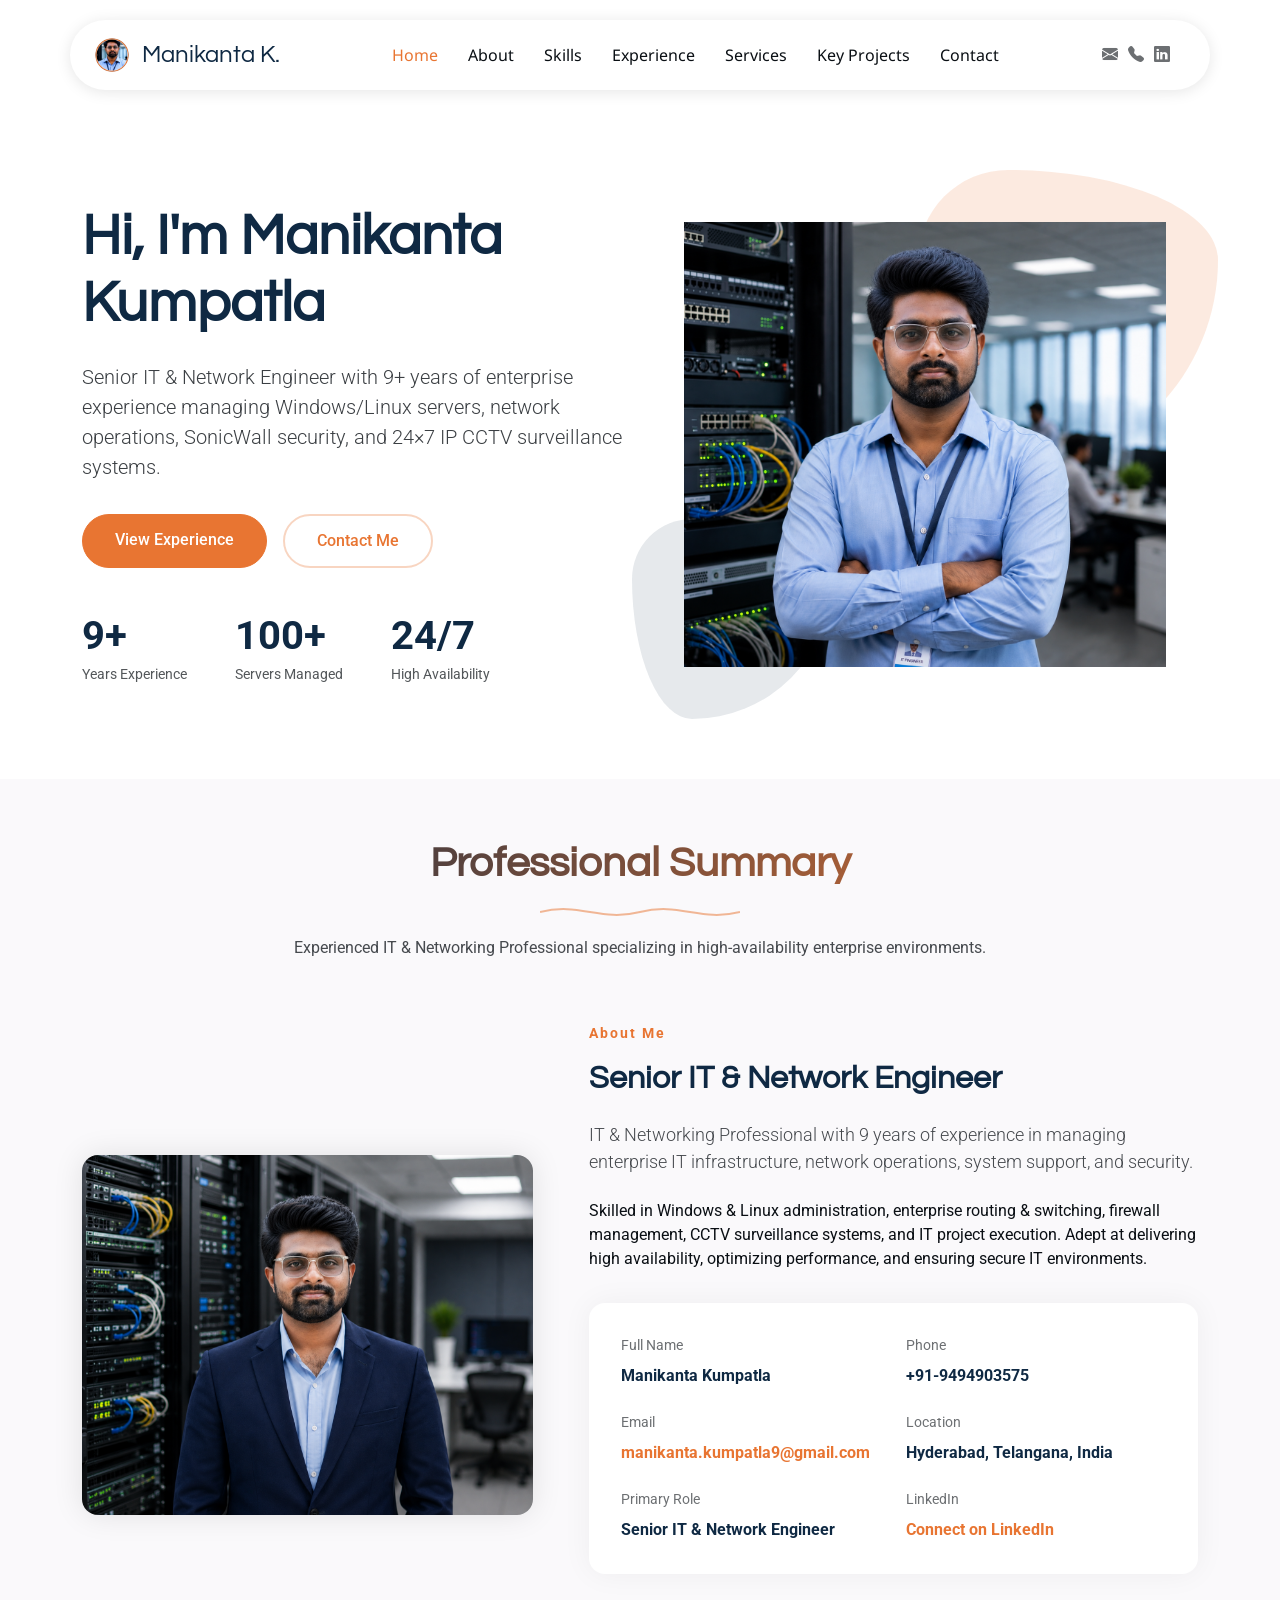
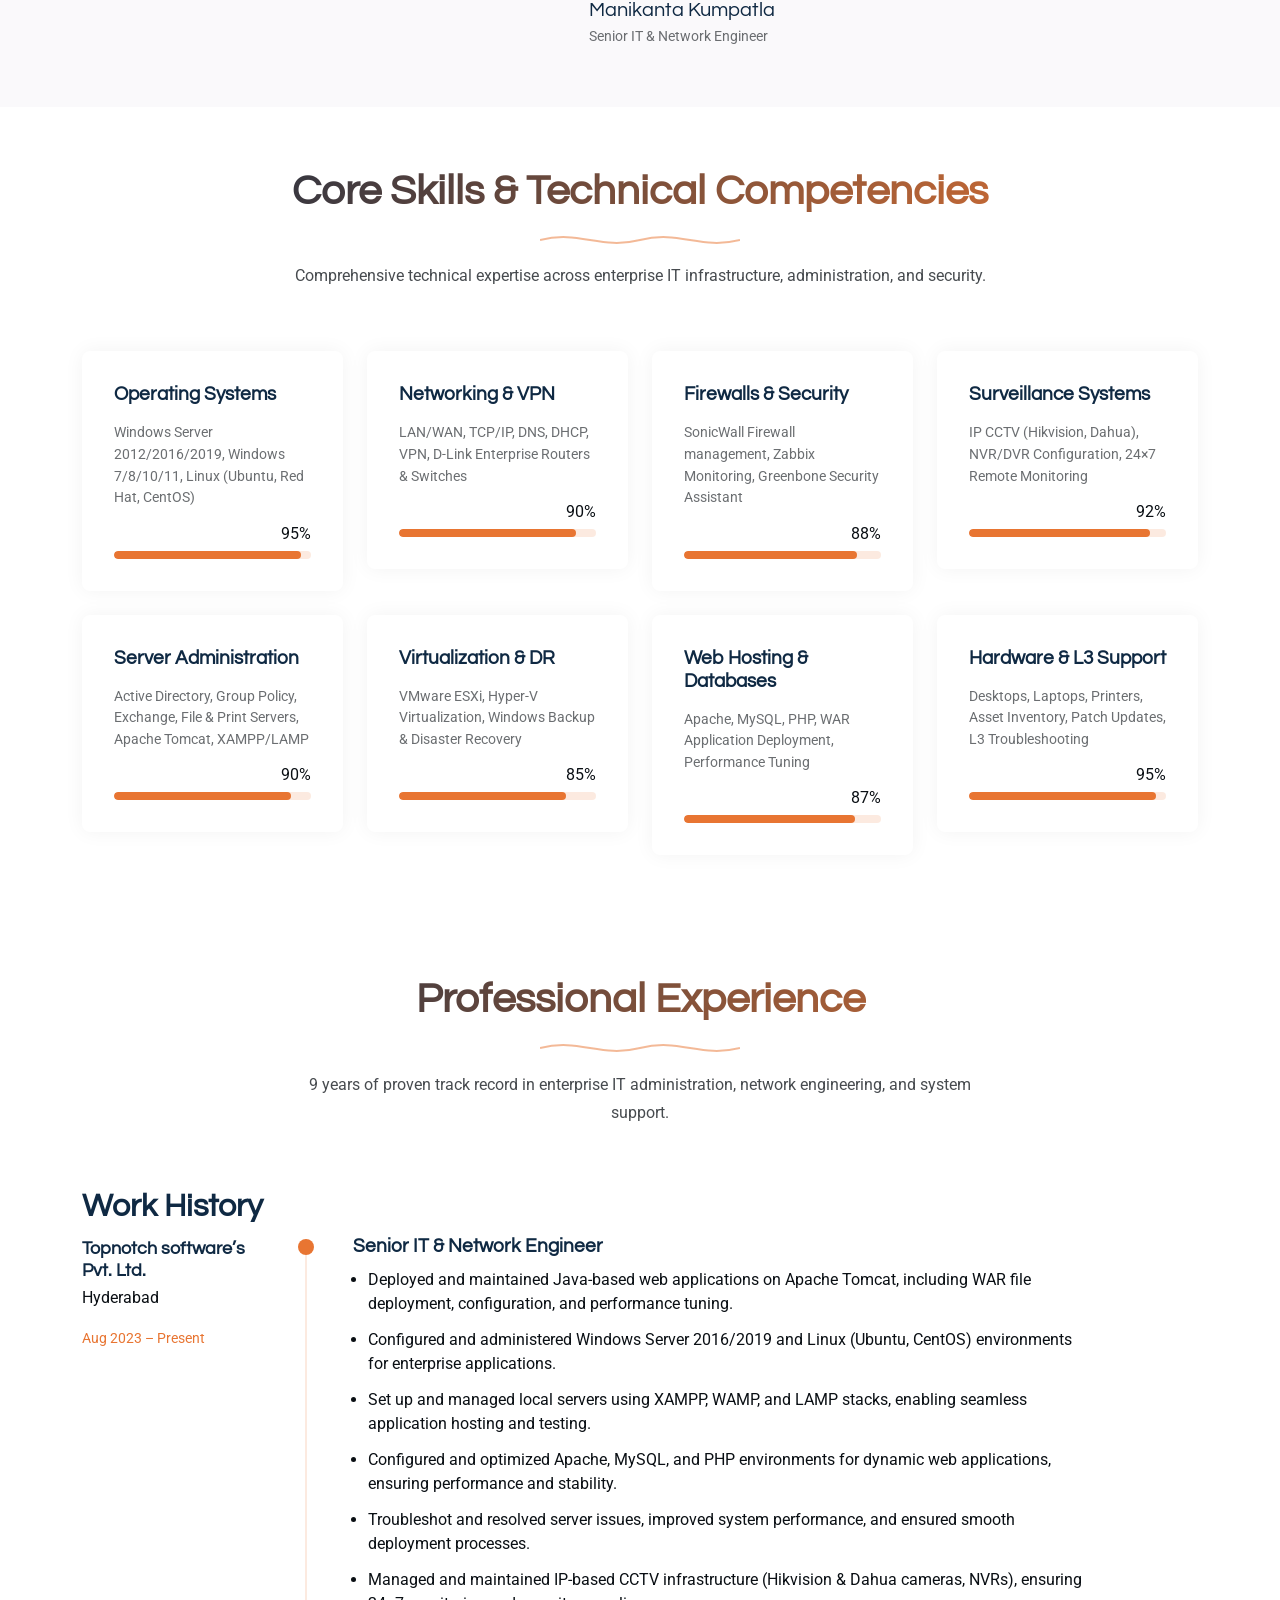
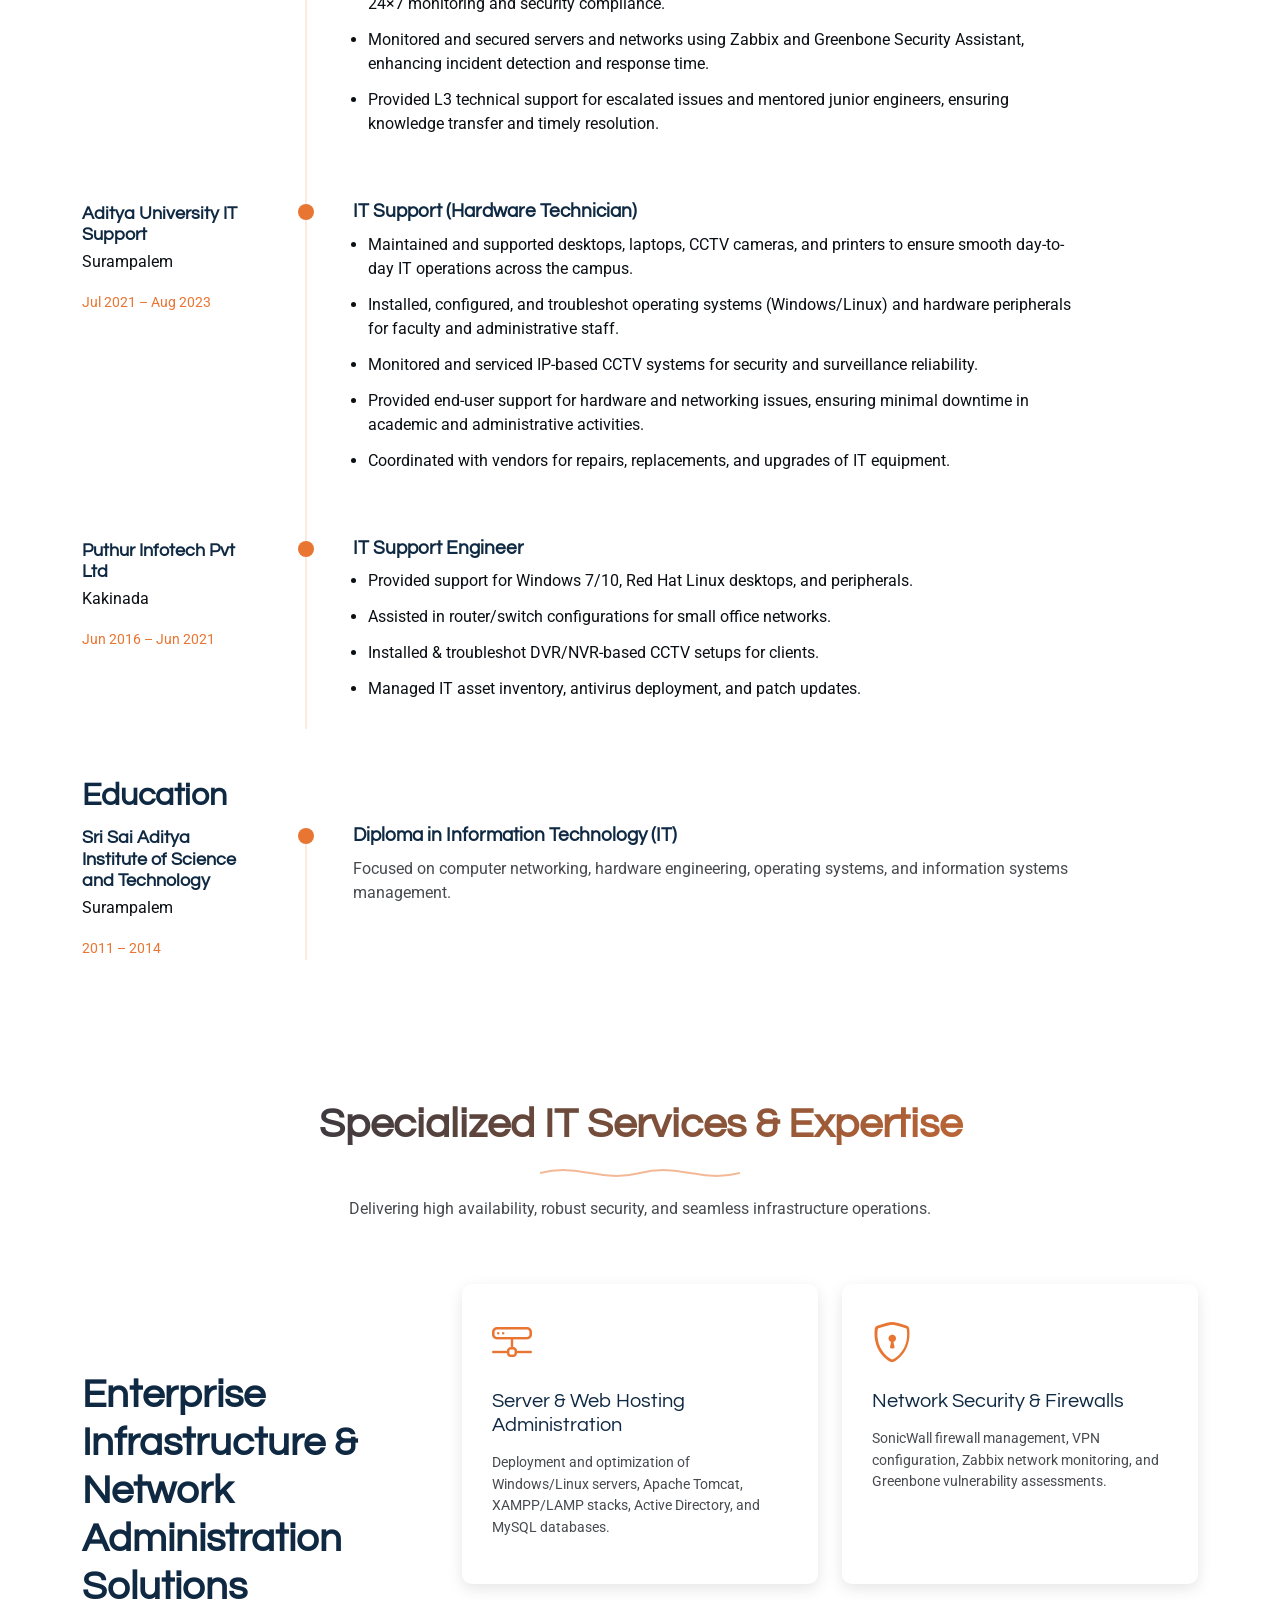
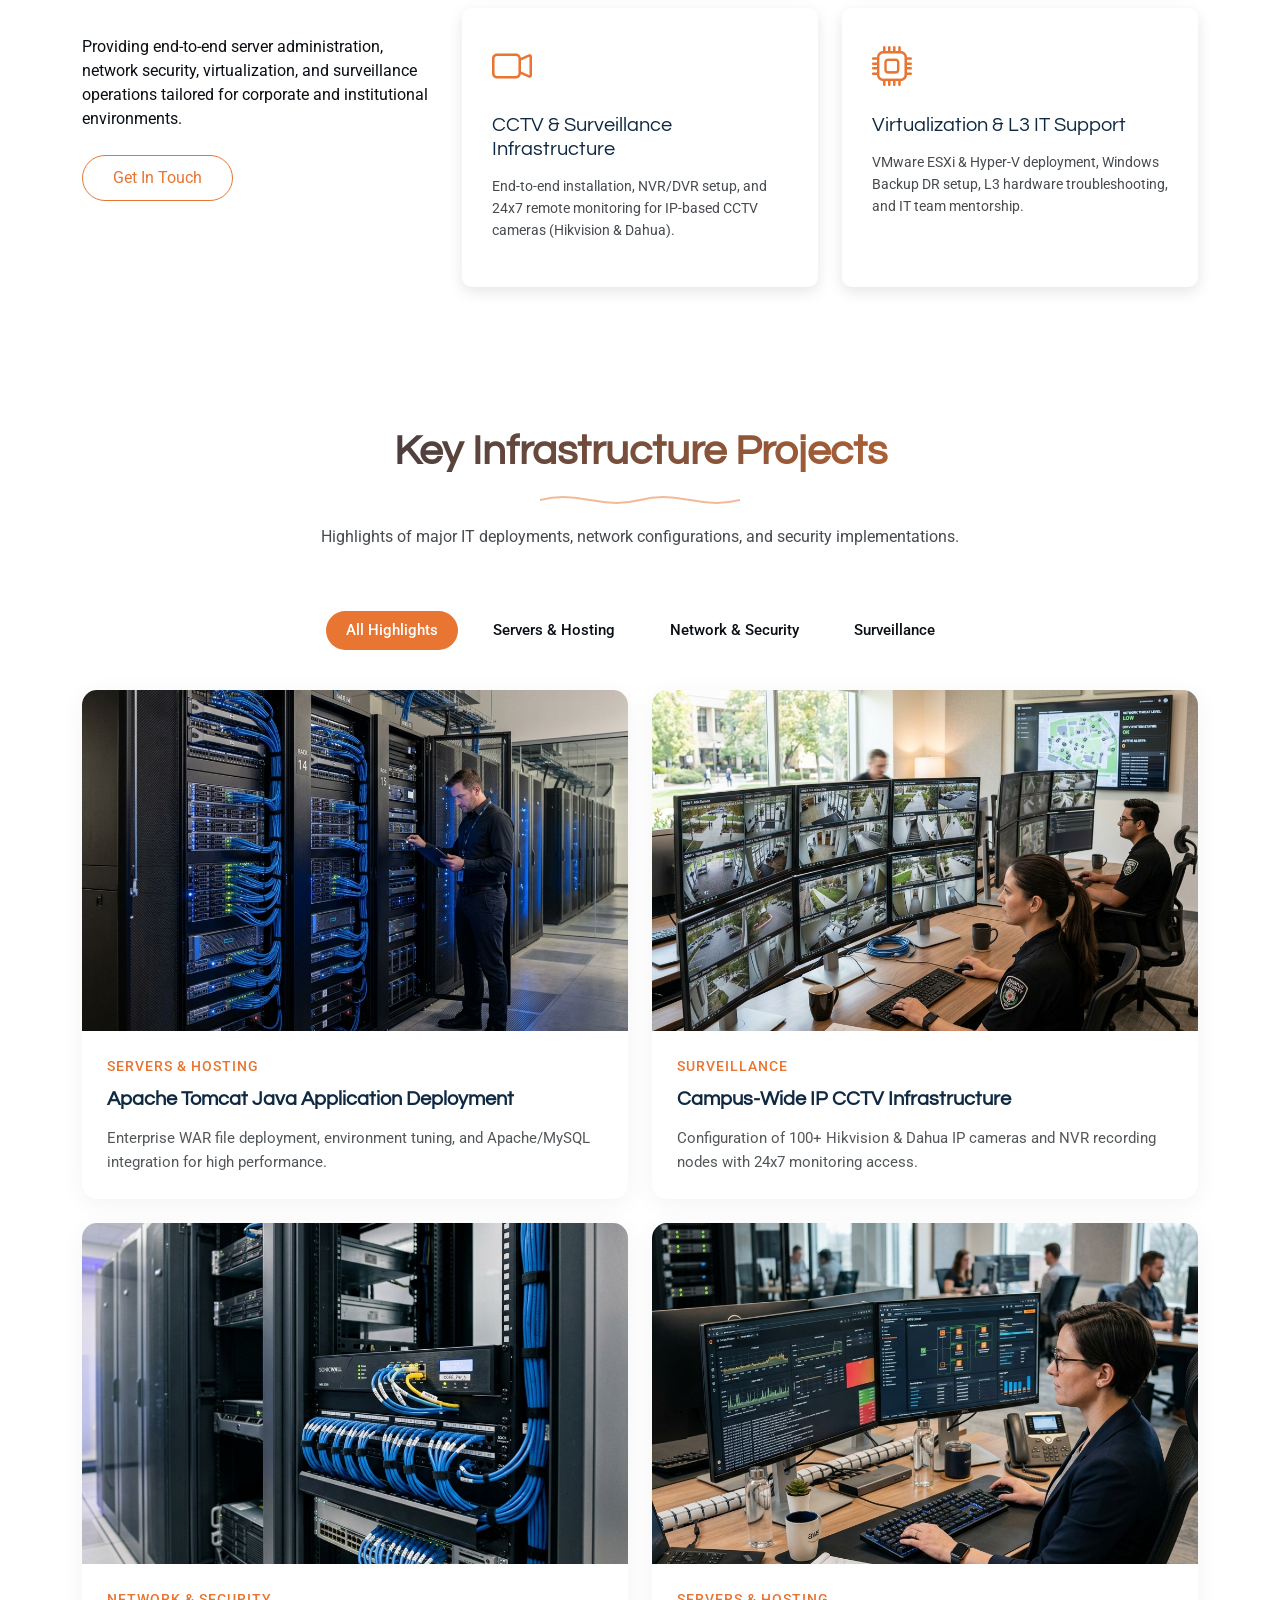
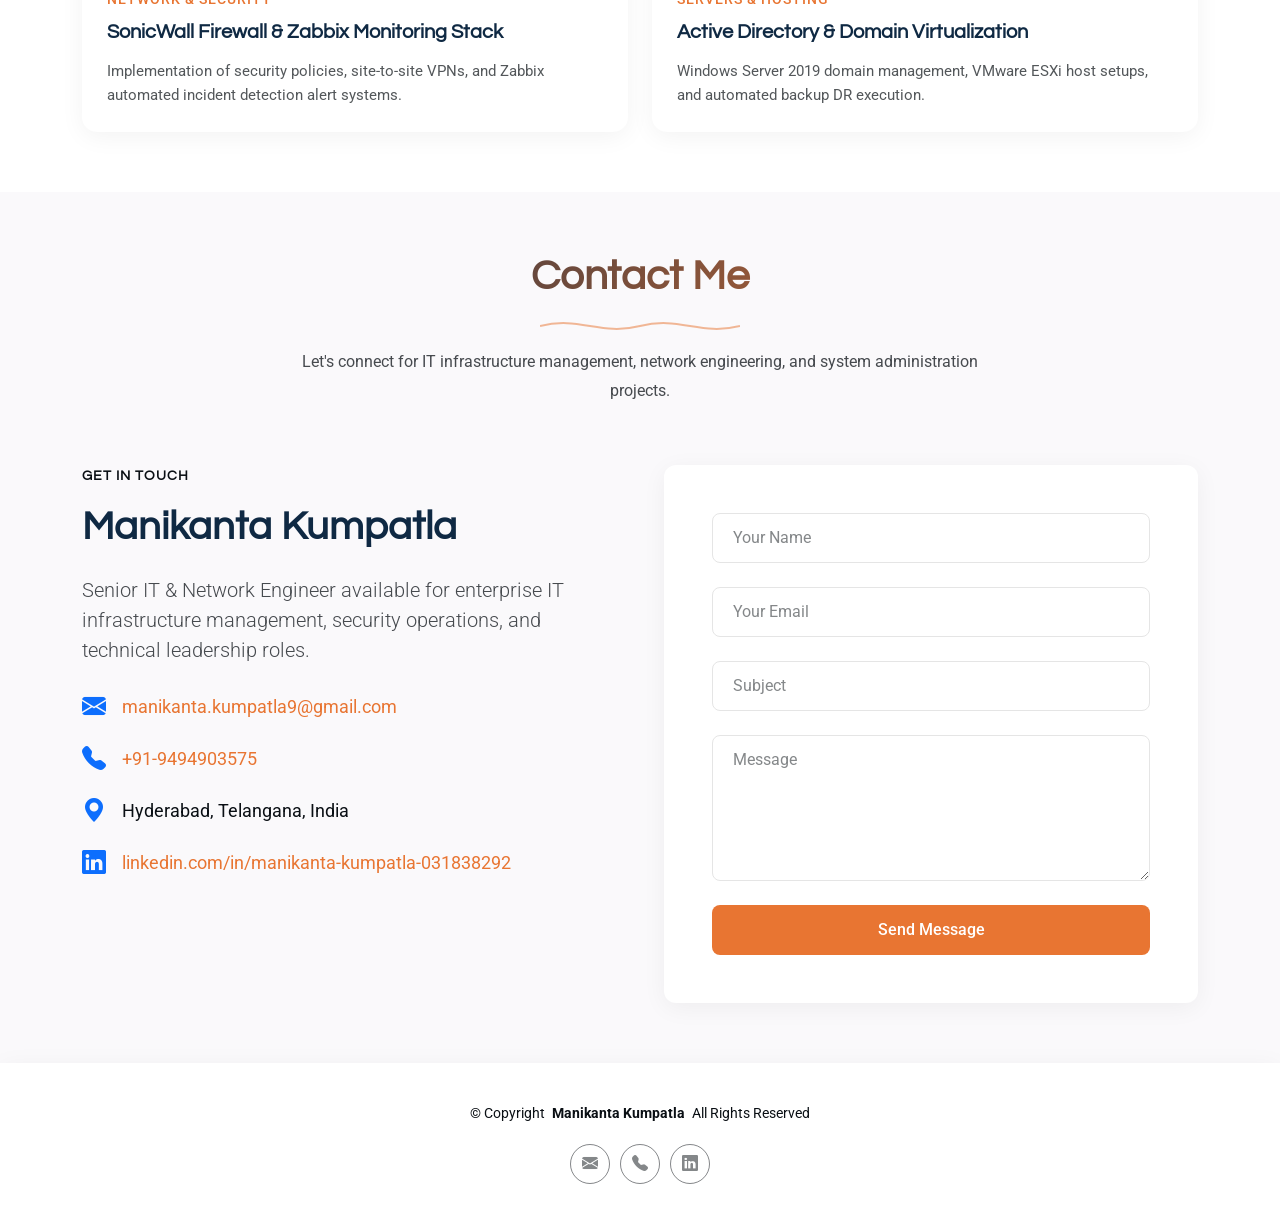
<file: index.html>
<!DOCTYPE html>
<html lang="en">

<head>
  <meta charset="utf-8">
  <meta content="width=device-width, initial-scale=1.0" name="viewport">
  <title>Manikanta Kumpatla | Senior IT & Network Engineer Portfolio</title>
  <meta name="description"
    content="IT & Networking Professional with 9 years of experience in managing enterprise IT infrastructure, network operations, system support, and security.">
  <meta name="keywords"
    content="IT Administrator, Network Engineer, System Administrator, Windows Server, Linux, SonicWall, CCTV, Zabbix, Tomcat, Manikanta Kumpatla">

  <meta name="robots" content="index, follow">

  <!-- Favicons -->
  <link href="assets/img/favicon.ico" rel="shortcut icon" type="image/x-icon">
  <link href="assets/img/favicon.png" rel="icon" type="image/png">
  <link href="assets/img/favicon-32x32.png" rel="icon" type="image/png" sizes="32x32">
  <link href="assets/img/favicon-16x16.png" rel="icon" type="image/png" sizes="16x16">
  <link href="assets/img/apple-touch-icon.png" rel="apple-touch-icon" sizes="180x180">

  <!-- Fonts -->
  <link href="assets/css/google-fonts.css" rel="stylesheet">

  <!-- Vendor CSS Files -->
  <link href="vendors/bootstrap/css/bootstrap.min.css" rel="stylesheet">
  <link href="vendors/bootstrap-icons/bootstrap-icons.css" rel="stylesheet">
  <link href="vendors/aos/aos.css" rel="stylesheet">
  <link href="vendors/glightbox/css/glightbox.min.css" rel="stylesheet">
  <link href="vendors/swiper/swiper-bundle.min.css" rel="stylesheet">

  <!-- Main CSS File -->
  <link href="assets/css/main.css" rel="stylesheet">
</head>

<body class="index-page">

  <header id="header" class="header d-flex align-items-center sticky-top">
    <div
      class="header-container container-fluid container-xl position-relative d-flex align-items-center justify-content-between">

      <a href="index.html" class="logo d-flex align-items-center me-auto me-xl-0">
        <img src="assets/img/favicon.png" alt="Manikanta Kumpatla" class="rounded-circle me-2" style="width: 34px; height: 34px; object-fit: cover;">
        <h1 class="sitename">Manikanta K.</h1>
      </a>

      <nav id="navmenu" class="navmenu">
        <ul>
          <li><a href="#hero" class="active">Home</a></li>
          <li><a href="#about">About</a></li>
          <li><a href="#skills">Skills</a></li>
          <li><a href="#resume">Experience</a></li>
          <li><a href="#services">Services</a></li>
          <li><a href="#portfolio">Key Projects</a></li>
          <li><a href="#contact">Contact</a></li>
        </ul>
        <i class="mobile-nav-toggle d-xl-none bi bi-list"></i>
      </nav>

      <div class="header-social-links">
        <a href="mailto:manikanta.kumpatla9@gmail.com" title="Email" class="email"><i
            class="bi bi-envelope-fill"></i></a>
        <a href="tel:+919494903575" title="Phone" class="phone"><i class="bi bi-telephone-fill"></i></a>
        <a href="http://www.linkedin.com/in/manikanta-kumpatla-031838292" target="_blank" title="LinkedIn"
          class="linkedin"><i class="bi bi-linkedin"></i></a>
      </div>

    </div>
  </header>

  <main class="main">

    <!-- Hero Section -->
    <section id="hero" class="hero section">

      <div class="container" data-aos="fade-up" data-aos-delay="100">

        <div class="row align-items-center content">
          <div class="col-lg-6" data-aos="fade-up" data-aos-delay="200">
            <h2>Hi, I'm Manikanta Kumpatla</h2>
            <p class="lead">Senior IT & Network Engineer with 9+ years of enterprise experience managing Windows/Linux
              servers, network operations, SonicWall security, and 24×7 IP CCTV surveillance systems.</p>
            <div class="cta-buttons" data-aos="fade-up" data-aos-delay="300">
              <a href="#resume" class="btn btn-primary">View Experience</a>
              <a href="#contact" class="btn btn-outline">Contact Me</a>
            </div>
            <div class="hero-stats" data-aos="fade-up" data-aos-delay="400">
              <div class="stat-item">
                <span class="stat-number">9+</span>
                <span class="stat-label">Years Experience</span>
              </div>
              <div class="stat-item">
                <span class="stat-number">100+</span>
                <span class="stat-label">Servers Managed</span>
              </div>
              <div class="stat-item">
                <span class="stat-number">24/7</span>
                <span class="stat-label">High Availability</span>
              </div>
            </div>
          </div>
          <div class="col-lg-6">
            <div class="hero-image">
              <img src="assets/img/profile/Mani_profile01.png" alt="Manikanta Kumpatla" class="img-fluid"
                data-aos="zoom-out" data-aos-delay="300">
              <div class="shape-1"></div>
              <div class="shape-2"></div>
            </div>
          </div>
        </div>

      </div>

    </section><!-- /Hero Section -->

    <!-- About Section -->
    <section id="about" class="about section light-background">

      <!-- Section Title -->
      <div class="container section-title" data-aos="fade-up">
        <h2>Professional Summary</h2>
        <div class="title-shape">
          <svg viewBox="0 0 200 20" xmlns="http://www.w3.org/2000/svg">
            <path d="M 0,10 C 40,0 60,20 100,10 C 140,0 160,20 200,10" fill="none" stroke="currentColor"
              stroke-width="2"></path>
          </svg>
        </div>
        <p>Experienced IT & Networking Professional specializing in high-availability enterprise environments.</p>
      </div><!-- End Section Title -->

      <div class="container" data-aos="fade-up" data-aos-delay="100">

        <div class="row align-items-center">
          <div class="col-lg-5 position-relative" data-aos="fade-right" data-aos-delay="200">
            <div class="about-image">
              <img src="assets/img/profile/Mani_profile02.png" alt="Manikanta Kumpatla Profile"
                class="img-fluid rounded-4">
            </div>
          </div>

          <div class="col-lg-7" data-aos="fade-left" data-aos-delay="300">
            <div class="about-content">
              <span class="subtitle">About Me</span>

              <h2>Senior IT & Network Engineer</h2>

              <p class="lead mb-4">IT & Networking Professional with 9 years of experience in managing enterprise IT
                infrastructure, network operations, system support, and security.</p>

              <p class="mb-4">Skilled in Windows & Linux administration, enterprise routing & switching, firewall
                management, CCTV surveillance systems, and IT project execution. Adept at delivering high availability,
                optimizing performance, and ensuring secure IT environments.</p>

              <div class="personal-info">
                <div class="row g-4">
                  <div class="col-sm-6">
                    <div class="info-item">
                      <span class="label">Full Name</span>
                      <span class="value">Manikanta Kumpatla</span>
                    </div>
                  </div>

                  <div class="col-sm-6">
                    <div class="info-item">
                      <span class="label">Phone</span>
                      <span class="value">+91-9494903575</span>
                    </div>
                  </div>

                  <div class="col-sm-6">
                    <div class="info-item">
                      <span class="label">Email</span>
                      <span class="value"><a
                          href="mailto:manikanta.kumpatla9@gmail.com">manikanta.kumpatla9@gmail.com</a></span>
                    </div>
                  </div>

                  <div class="col-sm-6">
                    <div class="info-item">
                      <span class="label">Location</span>
                      <span class="value">Hyderabad, Telangana, India</span>
                    </div>
                  </div>

                  <div class="col-sm-6">
                    <div class="info-item">
                      <span class="label">Primary Role</span>
                      <span class="value">Senior IT & Network Engineer</span>
                    </div>
                  </div>

                  <div class="col-sm-6">
                    <div class="info-item">
                      <span class="label">LinkedIn</span>
                      <span class="value"><a href="http://www.linkedin.com/in/manikanta-kumpatla-031838292"
                          target="_blank">Connect on LinkedIn</a></span>
                    </div>
                  </div>
                </div>
              </div>

              <div class="signature mt-4">
                <div class="signature-info">
                  <h4>Manikanta Kumpatla</h4>
                  <p>Senior IT & Network Engineer</p>
                </div>
              </div>
            </div>
          </div>
        </div>

      </div>

    </section><!-- /About Section -->

    <!-- Skills Section -->
    <section id="skills" class="skills section">

      <!-- Section Title -->
      <div class="container section-title" data-aos="fade-up">
        <h2>Core Skills & Technical Competencies</h2>
        <div class="title-shape">
          <svg viewBox="0 0 200 20" xmlns="http://www.w3.org/2000/svg">
            <path d="M 0,10 C 40,0 60,20 100,10 C 140,0 160,20 200,10" fill="none" stroke="currentColor"
              stroke-width="2"></path>
          </svg>
        </div>
        <p>Comprehensive technical expertise across enterprise IT infrastructure, administration, and security.</p>
      </div><!-- End Section Title -->

      <div class="container" data-aos="fade-up" data-aos-delay="100">

        <div class="row g-4 skills-animation">

          <div class="col-md-6 col-lg-3" data-aos="fade-up" data-aos-delay="100">
            <div class="skill-box">
              <h3>Operating Systems</h3>
              <p>Windows Server 2012/2016/2019, Windows 7/8/10/11, Linux (Ubuntu, Red Hat, CentOS)</p>
              <span class="text-end d-block">95%</span>
              <div class="progress">
                <div class="progress-bar" role="progressbar" aria-valuenow="95" aria-valuemin="0" aria-valuemax="100">
                </div>
              </div>
            </div>
          </div>

          <div class="col-md-6 col-lg-3" data-aos="fade-up" data-aos-delay="200">
            <div class="skill-box">
              <h3>Networking & VPN</h3>
              <p>LAN/WAN, TCP/IP, DNS, DHCP, VPN, D-Link Enterprise Routers & Switches</p>
              <span class="text-end d-block">90%</span>
              <div class="progress">
                <div class="progress-bar" role="progressbar" aria-valuenow="90" aria-valuemin="0" aria-valuemax="100">
                </div>
              </div>
            </div>
          </div>

          <div class="col-md-6 col-lg-3" data-aos="fade-up" data-aos-delay="300">
            <div class="skill-box">
              <h3>Firewalls & Security</h3>
              <p>SonicWall Firewall management, Zabbix Monitoring, Greenbone Security Assistant</p>
              <span class="text-end d-block">88%</span>
              <div class="progress">
                <div class="progress-bar" role="progressbar" aria-valuenow="88" aria-valuemin="0" aria-valuemax="100">
                </div>
              </div>
            </div>
          </div>

          <div class="col-md-6 col-lg-3" data-aos="fade-up" data-aos-delay="400">
            <div class="skill-box">
              <h3>Surveillance Systems</h3>
              <p>IP CCTV (Hikvision, Dahua), NVR/DVR Configuration, 24×7 Remote Monitoring</p>
              <span class="text-end d-block">92%</span>
              <div class="progress">
                <div class="progress-bar" role="progressbar" aria-valuenow="92" aria-valuemin="0" aria-valuemax="100">
                </div>
              </div>
            </div>
          </div>

          <div class="col-md-6 col-lg-3" data-aos="fade-up" data-aos-delay="500">
            <div class="skill-box">
              <h3>Server Administration</h3>
              <p>Active Directory, Group Policy, Exchange, File & Print Servers, Apache Tomcat, XAMPP/LAMP</p>
              <span class="text-end d-block">90%</span>
              <div class="progress">
                <div class="progress-bar" role="progressbar" aria-valuenow="90" aria-valuemin="0" aria-valuemax="100">
                </div>
              </div>
            </div>
          </div>

          <div class="col-md-6 col-lg-3" data-aos="fade-up" data-aos-delay="600">
            <div class="skill-box">
              <h3>Virtualization & DR</h3>
              <p>VMware ESXi, Hyper-V Virtualization, Windows Backup & Disaster Recovery</p>
              <span class="text-end d-block">85%</span>
              <div class="progress">
                <div class="progress-bar" role="progressbar" aria-valuenow="85" aria-valuemin="0" aria-valuemax="100">
                </div>
              </div>
            </div>
          </div>

          <div class="col-md-6 col-lg-3" data-aos="fade-up" data-aos-delay="700">
            <div class="skill-box">
              <h3>Web Hosting & Databases</h3>
              <p>Apache, MySQL, PHP, WAR Application Deployment, Performance Tuning</p>
              <span class="text-end d-block">87%</span>
              <div class="progress">
                <div class="progress-bar" role="progressbar" aria-valuenow="87" aria-valuemin="0" aria-valuemax="100">
                </div>
              </div>
            </div>
          </div>

          <div class="col-md-6 col-lg-3" data-aos="fade-up" data-aos-delay="800">
            <div class="skill-box">
              <h3>Hardware & L3 Support</h3>
              <p>Desktops, Laptops, Printers, Asset Inventory, Patch Updates, L3 Troubleshooting</p>
              <span class="text-end d-block">95%</span>
              <div class="progress">
                <div class="progress-bar" role="progressbar" aria-valuenow="95" aria-valuemin="0" aria-valuemax="100">
                </div>
              </div>
            </div>
          </div>

        </div>

      </div>

    </section><!-- /Skills Section -->

    <!-- Resume Section -->
    <section id="resume" class="resume section">

      <!-- Section Title -->
      <div class="container section-title" data-aos="fade-up">
        <h2>Professional Experience</h2>
        <div class="title-shape">
          <svg viewBox="0 0 200 20" xmlns="http://www.w3.org/2000/svg">
            <path d="M 0,10 C 40,0 60,20 100,10 C 140,0 160,20 200,10" fill="none" stroke="currentColor"
              stroke-width="2"></path>
          </svg>
        </div>
        <p>9 years of proven track record in enterprise IT administration, network engineering, and system support.</p>
      </div><!-- End Section Title -->

      <div class="container" data-aos="fade-up" data-aos-delay="100">

        <div class="row">
          <div class="col-12">
            <div class="resume-wrapper">
              <div class="resume-block" data-aos="fade-up">
                <h2>Work History</h2>

                <div class="timeline">

                  <div class="timeline-item" data-aos="fade-up" data-aos-delay="200">
                    <div class="timeline-left">
                      <h4 class="company">Topnotch software’s Pvt. Ltd.</h4>
                      <p class="location">Hyderabad</p>
                      <span class="period">Aug 2023 – Present</span>
                    </div>
                    <div class="timeline-dot"></div>
                    <div class="timeline-right">
                      <h3 class="position">Senior IT & Network Engineer</h3>
                      <ul>
                        <li>Deployed and maintained Java-based web applications on Apache Tomcat, including WAR file
                          deployment, configuration, and performance tuning.</li>
                        <li>Configured and administered Windows Server 2016/2019 and Linux (Ubuntu, CentOS) environments
                          for enterprise applications.</li>
                        <li>Set up and managed local servers using XAMPP, WAMP, and LAMP stacks, enabling seamless
                          application hosting and testing.</li>
                        <li>Configured and optimized Apache, MySQL, and PHP environments for dynamic web applications,
                          ensuring performance and stability.</li>
                        <li>Troubleshot and resolved server issues, improved system performance, and ensured smooth
                          deployment processes.</li>
                        <li>Managed and maintained IP-based CCTV infrastructure (Hikvision & Dahua cameras, NVRs),
                          ensuring 24×7 monitoring and security compliance.</li>
                        <li>Monitored and secured servers and networks using Zabbix and Greenbone Security Assistant,
                          enhancing incident detection and response time.</li>
                        <li>Provided L3 technical support for escalated issues and mentored junior engineers, ensuring
                          knowledge transfer and timely resolution.</li>
                      </ul>
                    </div>
                  </div>

                  <div class="timeline-item" data-aos="fade-up" data-aos-delay="300">
                    <div class="timeline-left">
                      <h4 class="company">Aditya University IT Support</h4>
                      <p class="location">Surampalem</p>
                      <span class="period">Jul 2021 – Aug 2023</span>
                    </div>
                    <div class="timeline-dot"></div>
                    <div class="timeline-right">
                      <h3 class="position">IT Support (Hardware Technician)</h3>
                      <ul>
                        <li>Maintained and supported desktops, laptops, CCTV cameras, and printers to ensure smooth
                          day-to-day IT operations across the campus.</li>
                        <li>Installed, configured, and troubleshot operating systems (Windows/Linux) and hardware
                          peripherals for faculty and administrative staff.</li>
                        <li>Monitored and serviced IP-based CCTV systems for security and surveillance reliability.</li>
                        <li>Provided end-user support for hardware and networking issues, ensuring minimal downtime in
                          academic and administrative activities.</li>
                        <li>Coordinated with vendors for repairs, replacements, and upgrades of IT equipment.</li>
                      </ul>
                    </div>
                  </div>

                  <div class="timeline-item" data-aos="fade-up" data-aos-delay="400">
                    <div class="timeline-left">
                      <h4 class="company">Puthur Infotech Pvt Ltd</h4>
                      <p class="location">Kakinada</p>
                      <span class="period">Jun 2016 – Jun 2021</span>
                    </div>
                    <div class="timeline-dot"></div>
                    <div class="timeline-right">
                      <h3 class="position">IT Support Engineer</h3>
                      <ul>
                        <li>Provided support for Windows 7/10, Red Hat Linux desktops, and peripherals.</li>
                        <li>Assisted in router/switch configurations for small office networks.</li>
                        <li>Installed & troubleshot DVR/NVR-based CCTV setups for clients.</li>
                        <li>Managed IT asset inventory, antivirus deployment, and patch updates.</li>
                      </ul>
                    </div>
                  </div>

                </div>
              </div>

              <div class="resume-block" data-aos="fade-up" data-aos-delay="100">
                <h2>Education</h2>

                <div class="timeline">
                  <div class="timeline-item" data-aos="fade-up" data-aos-delay="200">
                    <div class="timeline-left">
                      <h4 class="company">Sri Sai Aditya Institute of Science and Technology</h4>
                      <p class="location">Surampalem</p>
                      <span class="period">2011 – 2014</span>
                    </div>
                    <div class="timeline-dot"></div>
                    <div class="timeline-right">
                      <h3 class="position">Diploma in Information Technology (IT)</h3>
                      <p class="description">Focused on computer networking, hardware engineering, operating systems,
                        and information systems management.</p>
                    </div>
                  </div>
                </div>
              </div>

            </div>
          </div>
        </div>

      </div>

    </section><!-- /Resume Section -->

    <!-- Services Section -->
    <section id="services" class="services section">

      <!-- Section Title -->
      <div class="container section-title" data-aos="fade-up">
        <h2>Specialized IT Services & Expertise</h2>
        <div class="title-shape">
          <svg viewBox="0 0 200 20" xmlns="http://www.w3.org/2000/svg">
            <path d="M 0,10 C 40,0 60,20 100,10 C 140,0 160,20 200,10" fill="none" stroke="currentColor"
              stroke-width="2"></path>
          </svg>
        </div>
        <p>Delivering high availability, robust security, and seamless infrastructure operations.</p>
      </div><!-- End Section Title -->

      <div class="container" data-aos="fade-up" data-aos-delay="100">

        <div class="row align-items-center">
          <div class="col-lg-4 mb-5 mb-lg-0">
            <h2 class="fw-bold mb-4 servies-title">Enterprise Infrastructure & Network Administration Solutions</h2>
            <p class="mb-4">Providing end-to-end server administration, network security, virtualization, and
              surveillance operations tailored for corporate and institutional environments.</p>
            <a href="#contact" class="btn btn-outline-primary">Get In Touch</a>
          </div>
          <div class="col-lg-8">
            <div class="row g-4">

              <div class="col-md-6" data-aos="fade-up" data-aos-delay="200">
                <div class="service-item">
                  <i class="bi bi-hdd-network icon"></i>
                  <h3><a href="#services">Server & Web Hosting Administration</a></h3>
                  <p>Deployment and optimization of Windows/Linux servers, Apache Tomcat, XAMPP/LAMP stacks, Active
                    Directory, and MySQL databases.</p>
                </div>
              </div><!-- End Service Item -->

              <div class="col-md-6" data-aos="fade-up" data-aos-delay="300">
                <div class="service-item">
                  <i class="bi bi-shield-lock icon"></i>
                  <h3><a href="#services">Network Security & Firewalls</a></h3>
                  <p>SonicWall firewall management, VPN configuration, Zabbix network monitoring, and Greenbone
                    vulnerability assessments.</p>
                </div>
              </div><!-- End Service Item -->

              <div class="col-md-6" data-aos="fade-up" data-aos-delay="400">
                <div class="service-item">
                  <i class="bi bi-camera-video icon"></i>
                  <h3><a href="#services">CCTV & Surveillance Infrastructure</a></h3>
                  <p>End-to-end installation, NVR/DVR setup, and 24x7 remote monitoring for IP-based CCTV cameras
                    (Hikvision & Dahua).</p>
                </div>
              </div><!-- End Service Item -->

              <div class="col-md-6" data-aos="fade-up" data-aos-delay="500">
                <div class="service-item">
                  <i class="bi bi-cpu icon"></i>
                  <h3><a href="#services">Virtualization & L3 IT Support</a></h3>
                  <p>VMware ESXi & Hyper-V deployment, Windows Backup DR setup, L3 hardware troubleshooting, and IT team
                    mentorship.</p>
                </div>
              </div><!-- End Service Item -->

            </div>
          </div>
        </div>

      </div>

    </section><!-- /Services Section -->

    <!-- Portfolio Projects Section -->
    <section id="portfolio" class="portfolio section">

      <!-- Section Title -->
      <div class="container section-title" data-aos="fade-up">
        <h2>Key Infrastructure Projects</h2>
        <div class="title-shape">
          <svg viewBox="0 0 200 20" xmlns="http://www.w3.org/2000/svg">
            <path d="M 0,10 C 40,0 60,20 100,10 C 140,0 160,20 200,10" fill="none" stroke="currentColor"
              stroke-width="2"></path>
          </svg>
        </div>
        <p>Highlights of major IT deployments, network configurations, and security implementations.</p>
      </div><!-- End Section Title -->

      <div class="container" data-aos="fade-up" data-aos-delay="100">

        <div class="isotope-layout" data-default-filter="*" data-layout="masonry" data-sort="original-order">

          <div class="portfolio-filters-container" data-aos="fade-up" data-aos-delay="200">
            <ul class="portfolio-filters isotope-filters">
              <li data-filter="*" class="filter-active">All Highlights</li>
              <li data-filter=".filter-server">Servers & Hosting</li>
              <li data-filter=".filter-network">Network & Security</li>
              <li data-filter=".filter-cctv">Surveillance</li>
            </ul>
          </div>

          <div class="row g-4 isotope-container" data-aos="fade-up" data-aos-delay="300">

            <div class="col-lg-6 col-md-6 portfolio-item isotope-item filter-server">
              <div class="portfolio-card">
                <div class="portfolio-image">
                  <img src="assets/img/portfolio/tomcat-deployment.png" class="img-fluid" alt="Tomcat Deployment"
                    loading="lazy">
                </div>
                <div class="portfolio-content">
                  <span class="category">Servers & Hosting</span>
                  <h3>Apache Tomcat Java Application Deployment</h3>
                  <p>Enterprise WAR file deployment, environment tuning, and Apache/MySQL integration for high
                    performance.</p>
                </div>
              </div>
            </div><!-- End Portfolio Item -->

            <div class="col-lg-6 col-md-6 portfolio-item isotope-item filter-cctv">
              <div class="portfolio-card">
                <div class="portfolio-image">
                  <img src="assets/img/portfolio/cctv-surveillance.png" class="img-fluid" alt="CCTV Infrastructure"
                    loading="lazy">
                </div>
                <div class="portfolio-content">
                  <span class="category">Surveillance</span>
                  <h3>Campus-Wide IP CCTV Infrastructure</h3>
                  <p>Configuration of 100+ Hikvision & Dahua IP cameras and NVR recording nodes with 24x7 monitoring
                    access.</p>
                </div>
              </div>
            </div><!-- End Portfolio Item -->

            <div class="col-lg-6 col-md-6 portfolio-item isotope-item filter-network">
              <div class="portfolio-card">
                <div class="portfolio-image">
                  <img src="assets/img/portfolio/sonicwall-security.png" class="img-fluid" alt="SonicWall Security"
                    loading="lazy">
                </div>
                <div class="portfolio-content">
                  <span class="category">Network & Security</span>
                  <h3>SonicWall Firewall & Zabbix Monitoring Stack</h3>
                  <p>Implementation of security policies, site-to-site VPNs, and Zabbix automated incident detection
                    alert systems.</p>
                </div>
              </div>
            </div><!-- End Portfolio Item -->

            <div class="col-lg-6 col-md-6 portfolio-item isotope-item filter-server">
              <div class="portfolio-card">
                <div class="portfolio-image">
                  <img src="assets/img/portfolio/active-directory-virtualization.png" class="img-fluid"
                    alt="Active Directory" loading="lazy">
                </div>
                <div class="portfolio-content">
                  <span class="category">Servers & Hosting</span>
                  <h3>Active Directory & Domain Virtualization</h3>
                  <p>Windows Server 2019 domain management, VMware ESXi host setups, and automated backup DR execution.
                  </p>
                </div>
              </div>
            </div><!-- End Portfolio Item -->

          </div><!-- End Portfolio Container -->

        </div>

      </div>

    </section><!-- /Portfolio Section -->

    <!-- Contact Section -->
    <section id="contact" class="contact section light-background">

      <!-- Section Title -->
      <div class="container section-title" data-aos="fade-up">
        <h2>Contact Me</h2>
        <div class="title-shape">
          <svg viewBox="0 0 200 20" xmlns="http://www.w3.org/2000/svg">
            <path d="M 0,10 C 40,0 60,20 100,10 C 140,0 160,20 200,10" fill="none" stroke="currentColor"
              stroke-width="2"></path>
          </svg>
        </div>
        <p>Let's connect for IT infrastructure management, network engineering, and system administration projects.</p>
      </div><!-- End Section Title -->

      <div class="container" data-aos="fade-up" data-aos-delay="100">

        <div class="row g-5">
          <div class="col-lg-6">
            <div class="content" data-aos="fade-up" data-aos-delay="200">
              <div class="section-category mb-3">Get In Touch</div>
              <h2 class="display-6 mb-4">Manikanta Kumpatla</h2>
              <p class="lead mb-4">Senior IT & Network Engineer available for enterprise IT infrastructure management,
                security operations, and technical leadership roles.</p>

              <div class="contact-info mt-4">
                <div class="info-item d-flex mb-3 align-items-center">
                  <i class="bi bi-envelope-fill text-primary fs-4 me-3"></i>
                  <span><a href="mailto:manikanta.kumpatla9@gmail.com">manikanta.kumpatla9@gmail.com</a></span>
                </div>

                <div class="info-item d-flex mb-3 align-items-center">
                  <i class="bi bi-telephone-fill text-primary fs-4 me-3"></i>
                  <span><a href="tel:+919494903575">+91-9494903575</a></span>
                </div>

                <div class="info-item d-flex mb-3 align-items-center">
                  <i class="bi bi-geo-alt-fill text-primary fs-4 me-3"></i>
                  <span>Hyderabad, Telangana, India</span>
                </div>

                <div class="info-item d-flex mb-4 align-items-center">
                  <i class="bi bi-linkedin text-primary fs-4 me-3"></i>
                  <span><a href="http://www.linkedin.com/in/manikanta-kumpatla-031838292"
                      target="_blank">linkedin.com/in/manikanta-kumpatla-031838292</a></span>
                </div>
              </div>
            </div>
          </div>

          <div class="col-lg-6">
            <div class="contact-form card" data-aos="fade-up" data-aos-delay="300">
              <div class="card-body p-4 p-lg-5">

                <form action="forms/contact.php" method="post" class="php-email-form">
                  <div class="row gy-4">

                    <div class="col-12">
                      <input type="text" name="name" class="form-control" placeholder="Your Name" required="">
                    </div>

                    <div class="col-12">
                      <input type="email" class="form-control" name="email" placeholder="Your Email" required="">
                    </div>

                    <div class="col-12">
                      <input type="text" class="form-control" name="subject" placeholder="Subject" required="">
                    </div>

                    <div class="col-12">
                      <textarea class="form-control" name="message" rows="5" placeholder="Message"
                        required=""></textarea>
                    </div>

                    <div class="col-12 text-center">
                      <div class="loading">Loading</div>
                      <div class="error-message"></div>
                      <div class="sent-message">Your message has been sent. Thank you!</div>

                      <button type="submit" class="btn btn-submit w-100">Send Message</button>
                    </div>

                  </div>
                </form>

              </div>
            </div>
          </div>

        </div>

      </div>

    </section><!-- /Contact Section -->

  </main>

  <footer id="footer" class="footer">

    <div class="container">
      <div class="copyright text-center ">
        <p>© <span>Copyright</span> <strong class="px-1 sitename">Manikanta Kumpatla</strong> <span>All Rights
            Reserved</span></p>
      </div>
      <div class="social-links d-flex justify-content-center">
        <a href="mailto:manikanta.kumpatla9@gmail.com" title="Email"><i class="bi bi-envelope-fill"></i></a>
        <a href="tel:+919494903575" title="Phone"><i class="bi bi-telephone-fill"></i></a>
        <a href="http://www.linkedin.com/in/manikanta-kumpatla-031838292" target="_blank" title="LinkedIn"><i
            class="bi bi-linkedin"></i></a>
      </div>
    </div>

  </footer>

  <!-- Scroll Top -->
  <a href="#" id="scroll-top" class="scroll-top d-flex align-items-center justify-content-center"><i
      class="bi bi-arrow-up-short"></i></a>

  <!-- Vendor JS Files -->
  <script src="vendors/bootstrap/js/bootstrap.bundle.min.js"></script>
  <script src="vendors/php-email-form/validate.js"></script>
  <script src="vendors/aos/aos.js"></script>
  <script src="vendors/waypoints/noframework.waypoints.js"></script>
  <script src="vendors/glightbox/js/glightbox.min.js"></script>
  <script src="vendors/imagesloaded/imagesloaded.pkgd.min.js"></script>
  <script src="vendors/isotope-layout/isotope.pkgd.min.js"></script>
  <script src="vendors/swiper/swiper-bundle.min.js"></script>

  <!-- Main JS File -->
  <script src="assets/js/main.js"></script>

</body>

</html>
</file>
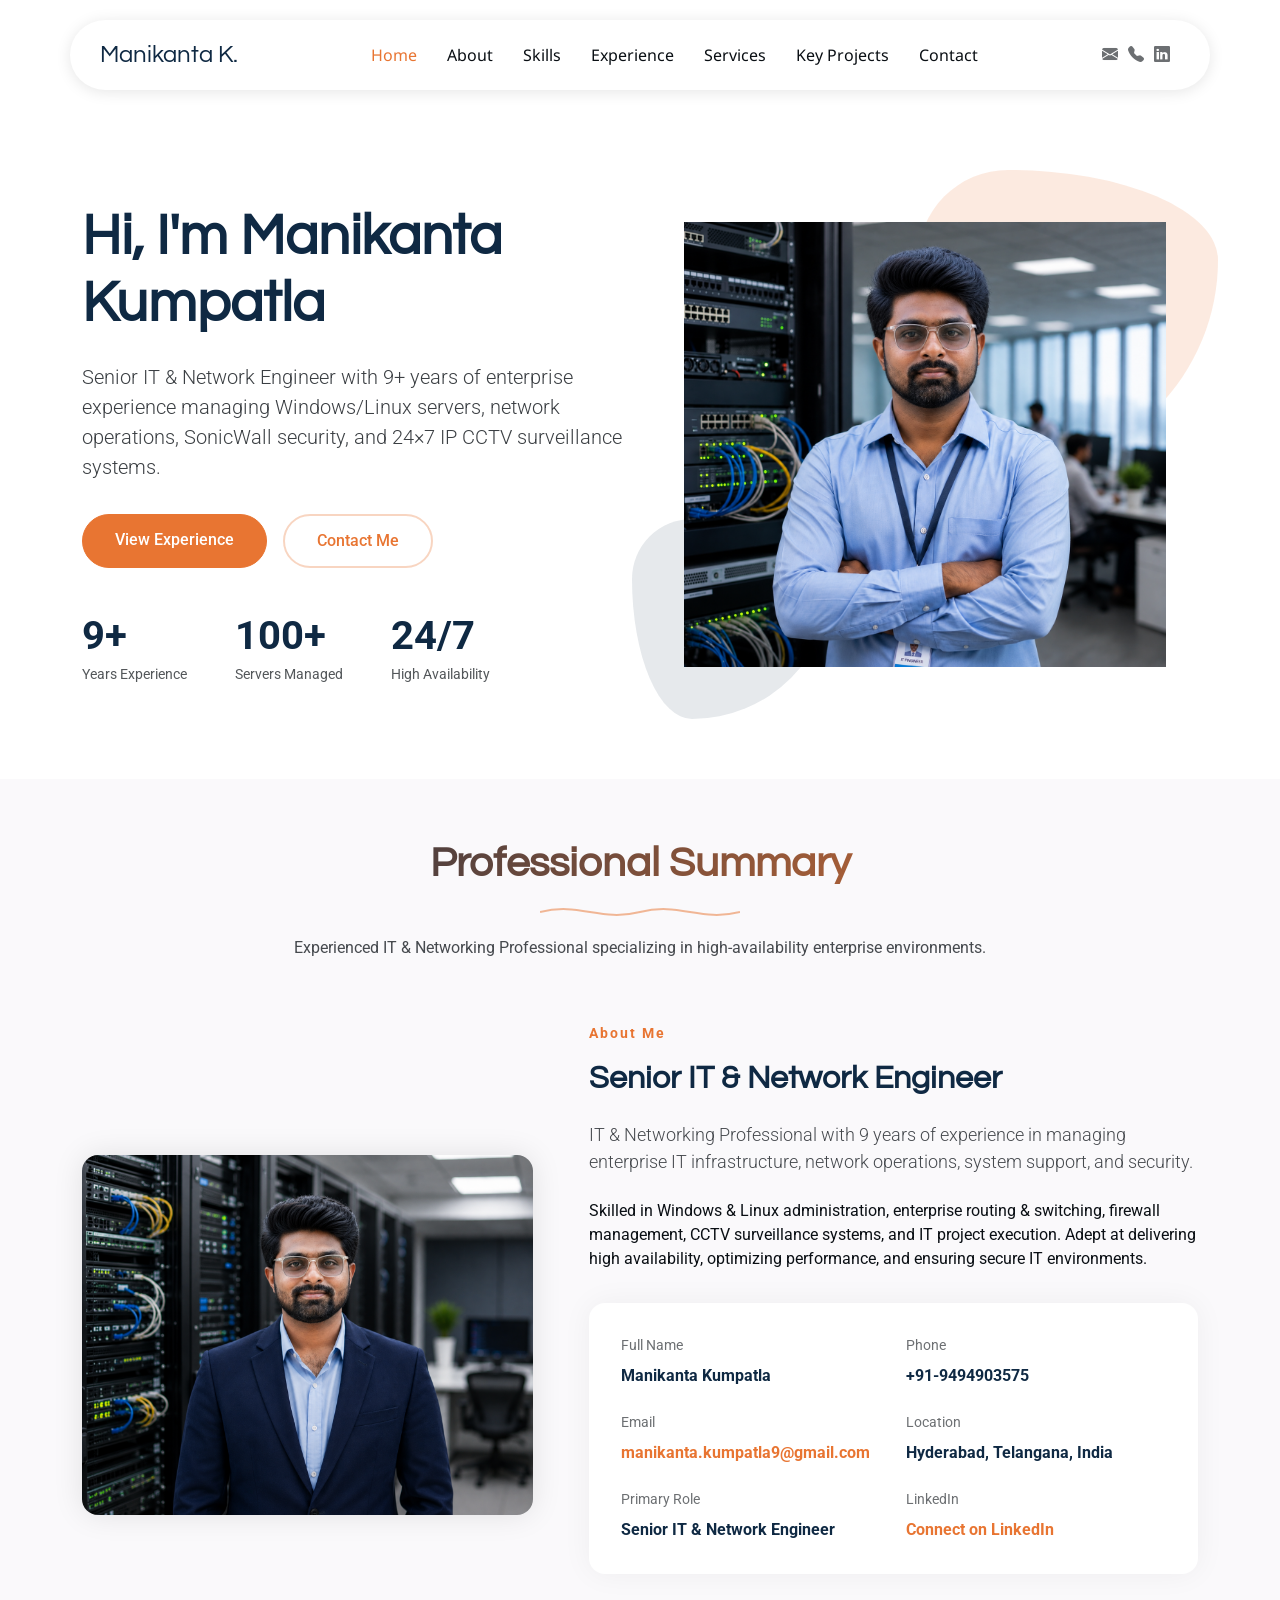
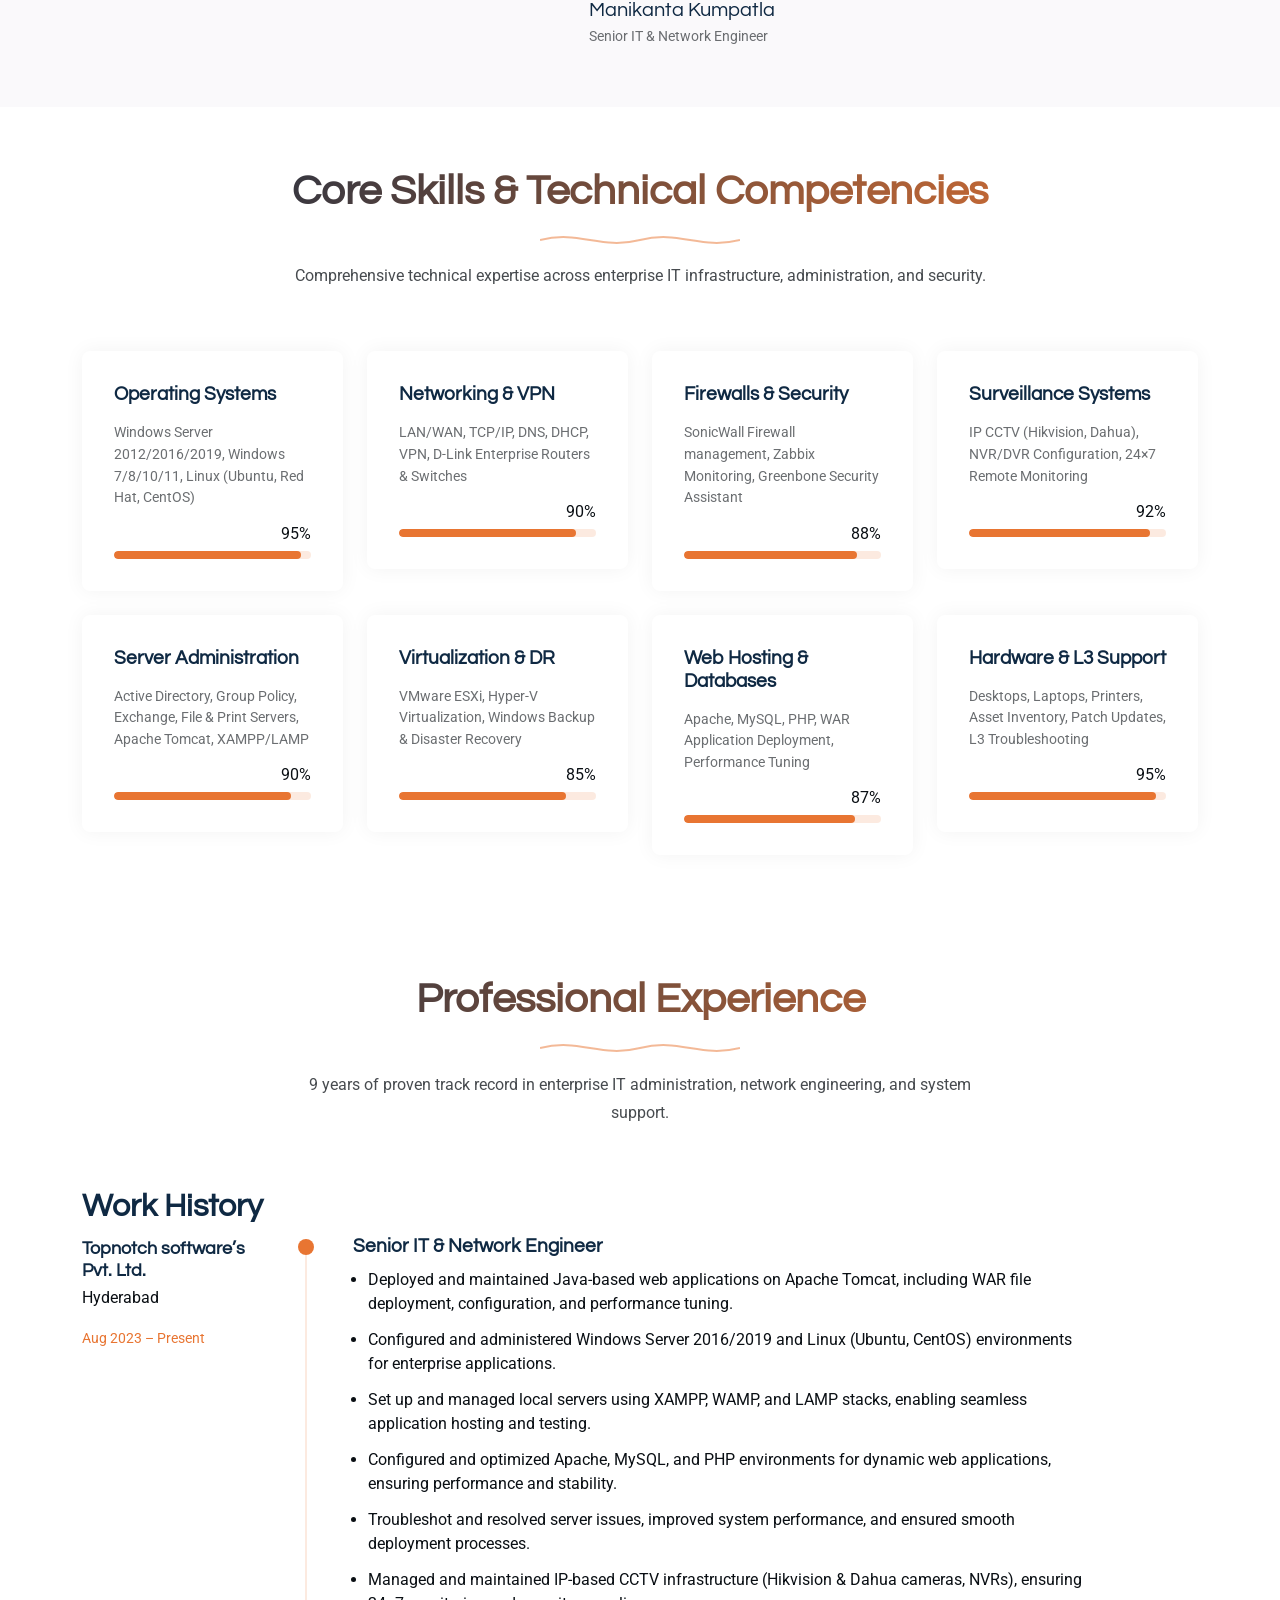
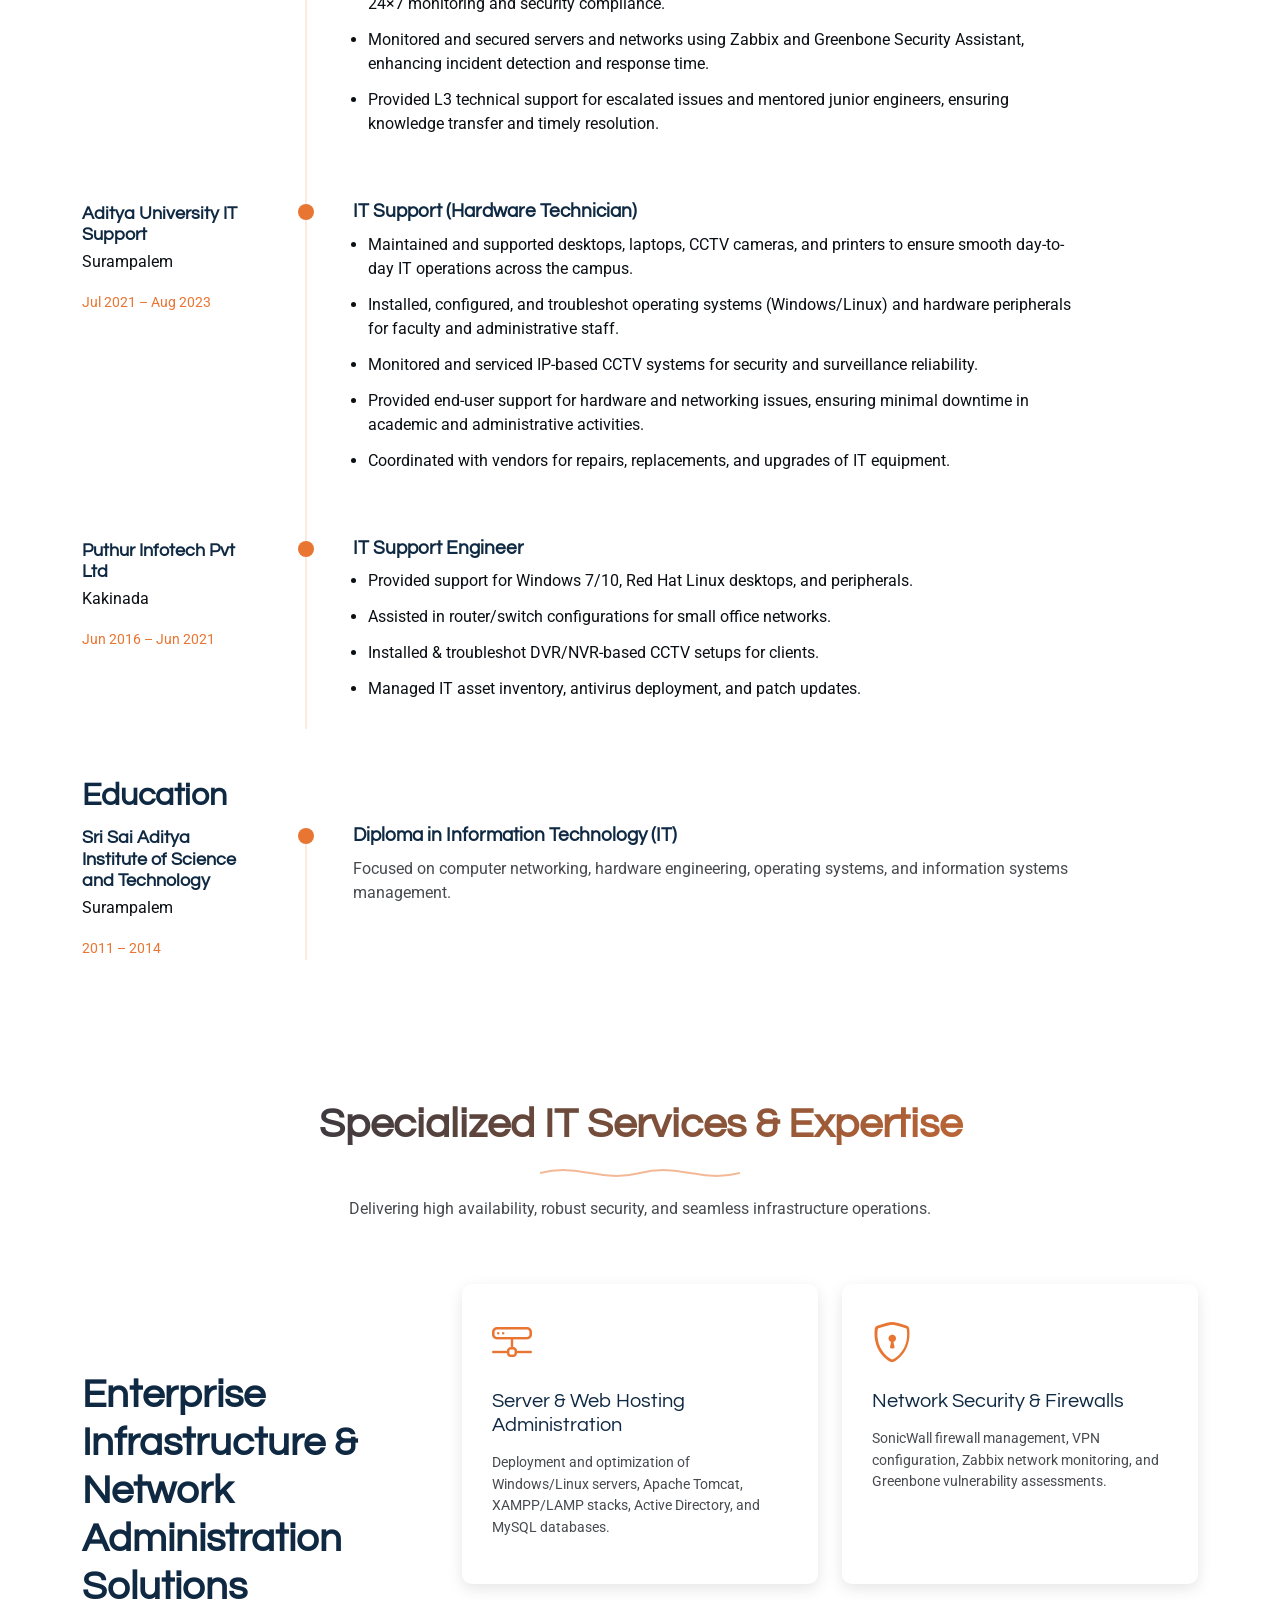
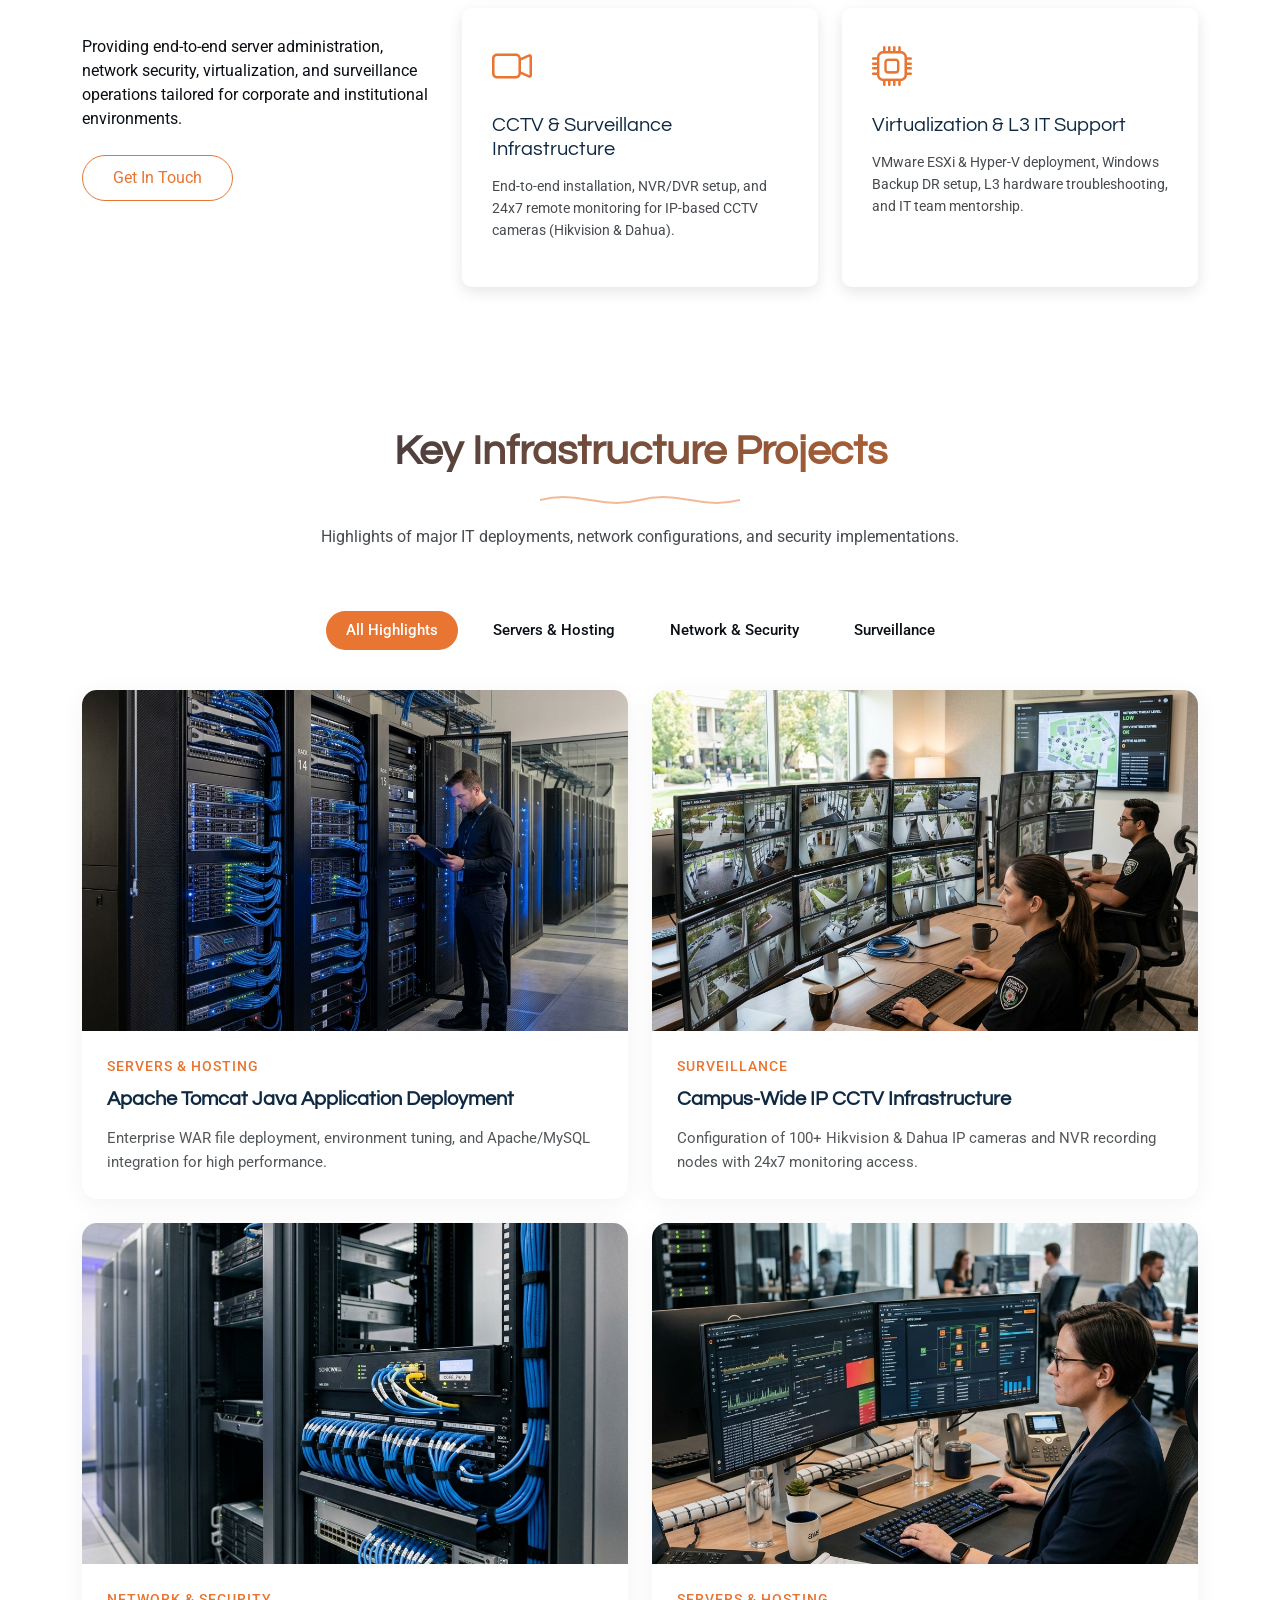
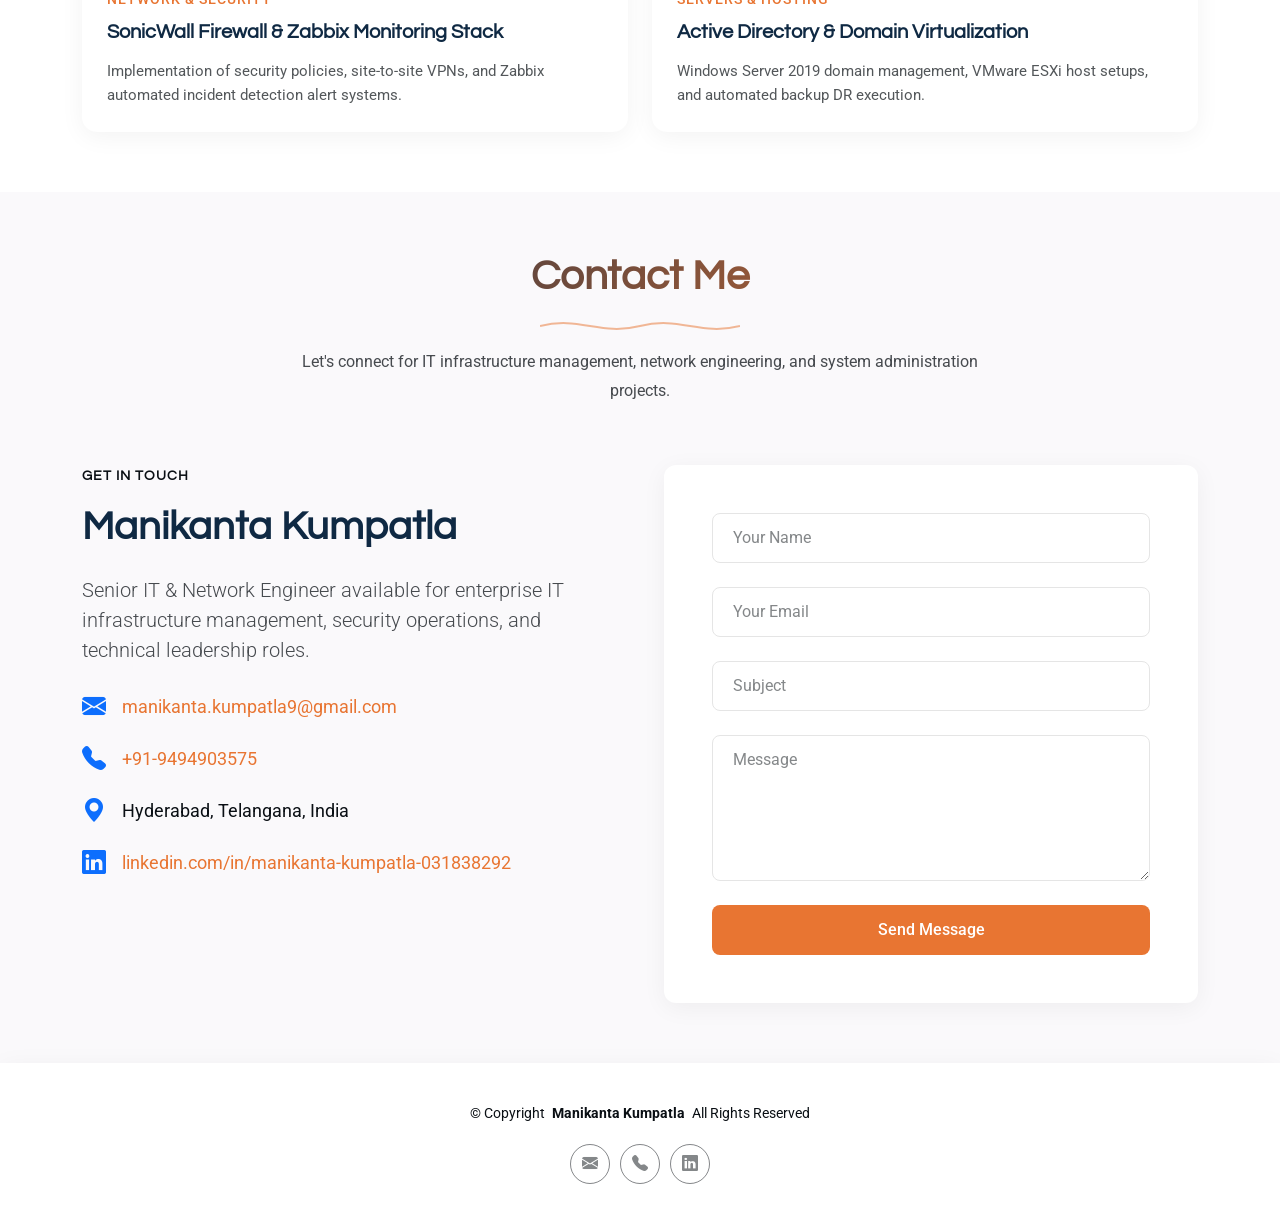
<file: EasyFolio/index.html>
<!DOCTYPE html>
<html lang="en">

<head>
  <meta charset="utf-8">
  <meta content="width=device-width, initial-scale=1.0" name="viewport">
  <title>Manikanta Kumpatla | Senior IT & Network Engineer Portfolio</title>
  <meta name="description"
    content="IT & Networking Professional with 9 years of experience in managing enterprise IT infrastructure, network operations, system support, and security.">
  <meta name="keywords"
    content="IT Administrator, Network Engineer, System Administrator, Windows Server, Linux, SonicWall, CCTV, Zabbix, Tomcat, Manikanta Kumpatla">

  <meta name="robots" content="index, follow">

  <!-- Favicons -->
  <link href="assets/img/favicon.png" rel="icon">
  <link href="assets/img/apple-touch-icon.png" rel="apple-touch-icon">

  <!-- Fonts -->
  <link href="assets/css/google-fonts.css" rel="stylesheet">

  <!-- Vendor CSS Files -->
  <link href="vendors/bootstrap/css/bootstrap.min.css" rel="stylesheet">
  <link href="vendors/bootstrap-icons/bootstrap-icons.css" rel="stylesheet">
  <link href="vendors/aos/aos.css" rel="stylesheet">
  <link href="vendors/glightbox/css/glightbox.min.css" rel="stylesheet">
  <link href="vendors/swiper/swiper-bundle.min.css" rel="stylesheet">

  <!-- Main CSS File -->
  <link href="assets/css/main.css" rel="stylesheet">
</head>

<body class="index-page">

  <header id="header" class="header d-flex align-items-center sticky-top">
    <div
      class="header-container container-fluid container-xl position-relative d-flex align-items-center justify-content-between">

      <a href="index.html" class="logo d-flex align-items-center me-auto me-xl-0">
        <h1 class="sitename">Manikanta K.</h1>
      </a>

      <nav id="navmenu" class="navmenu">
        <ul>
          <li><a href="#hero" class="active">Home</a></li>
          <li><a href="#about">About</a></li>
          <li><a href="#skills">Skills</a></li>
          <li><a href="#resume">Experience</a></li>
          <li><a href="#services">Services</a></li>
          <li><a href="#portfolio">Key Projects</a></li>
          <li><a href="#contact">Contact</a></li>
        </ul>
        <i class="mobile-nav-toggle d-xl-none bi bi-list"></i>
      </nav>

      <div class="header-social-links">
        <a href="mailto:manikanta.kumpatla9@gmail.com" title="Email" class="email"><i
            class="bi bi-envelope-fill"></i></a>
        <a href="tel:+919494903575" title="Phone" class="phone"><i class="bi bi-telephone-fill"></i></a>
        <a href="http://www.linkedin.com/in/manikanta-kumpatla-031838292" target="_blank" title="LinkedIn"
          class="linkedin"><i class="bi bi-linkedin"></i></a>
      </div>

    </div>
  </header>

  <main class="main">

    <!-- Hero Section -->
    <section id="hero" class="hero section">

      <div class="container" data-aos="fade-up" data-aos-delay="100">

        <div class="row align-items-center content">
          <div class="col-lg-6" data-aos="fade-up" data-aos-delay="200">
            <h2>Hi, I'm Manikanta Kumpatla</h2>
            <p class="lead">Senior IT & Network Engineer with 9+ years of enterprise experience managing Windows/Linux
              servers, network operations, SonicWall security, and 24×7 IP CCTV surveillance systems.</p>
            <div class="cta-buttons" data-aos="fade-up" data-aos-delay="300">
              <a href="#resume" class="btn btn-primary">View Experience</a>
              <a href="#contact" class="btn btn-outline">Contact Me</a>
            </div>
            <div class="hero-stats" data-aos="fade-up" data-aos-delay="400">
              <div class="stat-item">
                <span class="stat-number">9+</span>
                <span class="stat-label">Years Experience</span>
              </div>
              <div class="stat-item">
                <span class="stat-number">100+</span>
                <span class="stat-label">Servers Managed</span>
              </div>
              <div class="stat-item">
                <span class="stat-number">24/7</span>
                <span class="stat-label">High Availability</span>
              </div>
            </div>
          </div>
          <div class="col-lg-6">
            <div class="hero-image">
              <img src="assets/img/profile/Mani_profile01.png" alt="Manikanta Kumpatla" class="img-fluid"
                data-aos="zoom-out" data-aos-delay="300">
              <div class="shape-1"></div>
              <div class="shape-2"></div>
            </div>
          </div>
        </div>

      </div>

    </section><!-- /Hero Section -->

    <!-- About Section -->
    <section id="about" class="about section light-background">

      <!-- Section Title -->
      <div class="container section-title" data-aos="fade-up">
        <h2>Professional Summary</h2>
        <div class="title-shape">
          <svg viewBox="0 0 200 20" xmlns="http://www.w3.org/2000/svg">
            <path d="M 0,10 C 40,0 60,20 100,10 C 140,0 160,20 200,10" fill="none" stroke="currentColor"
              stroke-width="2"></path>
          </svg>
        </div>
        <p>Experienced IT & Networking Professional specializing in high-availability enterprise environments.</p>
      </div><!-- End Section Title -->

      <div class="container" data-aos="fade-up" data-aos-delay="100">

        <div class="row align-items-center">
          <div class="col-lg-5 position-relative" data-aos="fade-right" data-aos-delay="200">
            <div class="about-image">
              <img src="assets/img/profile/Mani_profile02.png" alt="Manikanta Kumpatla Profile"
                class="img-fluid rounded-4">
            </div>
          </div>

          <div class="col-lg-7" data-aos="fade-left" data-aos-delay="300">
            <div class="about-content">
              <span class="subtitle">About Me</span>

              <h2>Senior IT & Network Engineer</h2>

              <p class="lead mb-4">IT & Networking Professional with 9 years of experience in managing enterprise IT
                infrastructure, network operations, system support, and security.</p>

              <p class="mb-4">Skilled in Windows & Linux administration, enterprise routing & switching, firewall
                management, CCTV surveillance systems, and IT project execution. Adept at delivering high availability,
                optimizing performance, and ensuring secure IT environments.</p>

              <div class="personal-info">
                <div class="row g-4">
                  <div class="col-sm-6">
                    <div class="info-item">
                      <span class="label">Full Name</span>
                      <span class="value">Manikanta Kumpatla</span>
                    </div>
                  </div>

                  <div class="col-sm-6">
                    <div class="info-item">
                      <span class="label">Phone</span>
                      <span class="value">+91-9494903575</span>
                    </div>
                  </div>

                  <div class="col-sm-6">
                    <div class="info-item">
                      <span class="label">Email</span>
                      <span class="value"><a
                          href="mailto:manikanta.kumpatla9@gmail.com">manikanta.kumpatla9@gmail.com</a></span>
                    </div>
                  </div>

                  <div class="col-sm-6">
                    <div class="info-item">
                      <span class="label">Location</span>
                      <span class="value">Hyderabad, Telangana, India</span>
                    </div>
                  </div>

                  <div class="col-sm-6">
                    <div class="info-item">
                      <span class="label">Primary Role</span>
                      <span class="value">Senior IT & Network Engineer</span>
                    </div>
                  </div>

                  <div class="col-sm-6">
                    <div class="info-item">
                      <span class="label">LinkedIn</span>
                      <span class="value"><a href="http://www.linkedin.com/in/manikanta-kumpatla-031838292"
                          target="_blank">Connect on LinkedIn</a></span>
                    </div>
                  </div>
                </div>
              </div>

              <div class="signature mt-4">
                <div class="signature-info">
                  <h4>Manikanta Kumpatla</h4>
                  <p>Senior IT & Network Engineer</p>
                </div>
              </div>
            </div>
          </div>
        </div>

      </div>

    </section><!-- /About Section -->

    <!-- Skills Section -->
    <section id="skills" class="skills section">

      <!-- Section Title -->
      <div class="container section-title" data-aos="fade-up">
        <h2>Core Skills & Technical Competencies</h2>
        <div class="title-shape">
          <svg viewBox="0 0 200 20" xmlns="http://www.w3.org/2000/svg">
            <path d="M 0,10 C 40,0 60,20 100,10 C 140,0 160,20 200,10" fill="none" stroke="currentColor"
              stroke-width="2"></path>
          </svg>
        </div>
        <p>Comprehensive technical expertise across enterprise IT infrastructure, administration, and security.</p>
      </div><!-- End Section Title -->

      <div class="container" data-aos="fade-up" data-aos-delay="100">

        <div class="row g-4 skills-animation">

          <div class="col-md-6 col-lg-3" data-aos="fade-up" data-aos-delay="100">
            <div class="skill-box">
              <h3>Operating Systems</h3>
              <p>Windows Server 2012/2016/2019, Windows 7/8/10/11, Linux (Ubuntu, Red Hat, CentOS)</p>
              <span class="text-end d-block">95%</span>
              <div class="progress">
                <div class="progress-bar" role="progressbar" aria-valuenow="95" aria-valuemin="0" aria-valuemax="100">
                </div>
              </div>
            </div>
          </div>

          <div class="col-md-6 col-lg-3" data-aos="fade-up" data-aos-delay="200">
            <div class="skill-box">
              <h3>Networking & VPN</h3>
              <p>LAN/WAN, TCP/IP, DNS, DHCP, VPN, D-Link Enterprise Routers & Switches</p>
              <span class="text-end d-block">90%</span>
              <div class="progress">
                <div class="progress-bar" role="progressbar" aria-valuenow="90" aria-valuemin="0" aria-valuemax="100">
                </div>
              </div>
            </div>
          </div>

          <div class="col-md-6 col-lg-3" data-aos="fade-up" data-aos-delay="300">
            <div class="skill-box">
              <h3>Firewalls & Security</h3>
              <p>SonicWall Firewall management, Zabbix Monitoring, Greenbone Security Assistant</p>
              <span class="text-end d-block">88%</span>
              <div class="progress">
                <div class="progress-bar" role="progressbar" aria-valuenow="88" aria-valuemin="0" aria-valuemax="100">
                </div>
              </div>
            </div>
          </div>

          <div class="col-md-6 col-lg-3" data-aos="fade-up" data-aos-delay="400">
            <div class="skill-box">
              <h3>Surveillance Systems</h3>
              <p>IP CCTV (Hikvision, Dahua), NVR/DVR Configuration, 24×7 Remote Monitoring</p>
              <span class="text-end d-block">92%</span>
              <div class="progress">
                <div class="progress-bar" role="progressbar" aria-valuenow="92" aria-valuemin="0" aria-valuemax="100">
                </div>
              </div>
            </div>
          </div>

          <div class="col-md-6 col-lg-3" data-aos="fade-up" data-aos-delay="500">
            <div class="skill-box">
              <h3>Server Administration</h3>
              <p>Active Directory, Group Policy, Exchange, File & Print Servers, Apache Tomcat, XAMPP/LAMP</p>
              <span class="text-end d-block">90%</span>
              <div class="progress">
                <div class="progress-bar" role="progressbar" aria-valuenow="90" aria-valuemin="0" aria-valuemax="100">
                </div>
              </div>
            </div>
          </div>

          <div class="col-md-6 col-lg-3" data-aos="fade-up" data-aos-delay="600">
            <div class="skill-box">
              <h3>Virtualization & DR</h3>
              <p>VMware ESXi, Hyper-V Virtualization, Windows Backup & Disaster Recovery</p>
              <span class="text-end d-block">85%</span>
              <div class="progress">
                <div class="progress-bar" role="progressbar" aria-valuenow="85" aria-valuemin="0" aria-valuemax="100">
                </div>
              </div>
            </div>
          </div>

          <div class="col-md-6 col-lg-3" data-aos="fade-up" data-aos-delay="700">
            <div class="skill-box">
              <h3>Web Hosting & Databases</h3>
              <p>Apache, MySQL, PHP, WAR Application Deployment, Performance Tuning</p>
              <span class="text-end d-block">87%</span>
              <div class="progress">
                <div class="progress-bar" role="progressbar" aria-valuenow="87" aria-valuemin="0" aria-valuemax="100">
                </div>
              </div>
            </div>
          </div>

          <div class="col-md-6 col-lg-3" data-aos="fade-up" data-aos-delay="800">
            <div class="skill-box">
              <h3>Hardware & L3 Support</h3>
              <p>Desktops, Laptops, Printers, Asset Inventory, Patch Updates, L3 Troubleshooting</p>
              <span class="text-end d-block">95%</span>
              <div class="progress">
                <div class="progress-bar" role="progressbar" aria-valuenow="95" aria-valuemin="0" aria-valuemax="100">
                </div>
              </div>
            </div>
          </div>

        </div>

      </div>

    </section><!-- /Skills Section -->

    <!-- Resume Section -->
    <section id="resume" class="resume section">

      <!-- Section Title -->
      <div class="container section-title" data-aos="fade-up">
        <h2>Professional Experience</h2>
        <div class="title-shape">
          <svg viewBox="0 0 200 20" xmlns="http://www.w3.org/2000/svg">
            <path d="M 0,10 C 40,0 60,20 100,10 C 140,0 160,20 200,10" fill="none" stroke="currentColor"
              stroke-width="2"></path>
          </svg>
        </div>
        <p>9 years of proven track record in enterprise IT administration, network engineering, and system support.</p>
      </div><!-- End Section Title -->

      <div class="container" data-aos="fade-up" data-aos-delay="100">

        <div class="row">
          <div class="col-12">
            <div class="resume-wrapper">
              <div class="resume-block" data-aos="fade-up">
                <h2>Work History</h2>

                <div class="timeline">

                  <div class="timeline-item" data-aos="fade-up" data-aos-delay="200">
                    <div class="timeline-left">
                      <h4 class="company">Topnotch software’s Pvt. Ltd.</h4>
                      <p class="location">Hyderabad</p>
                      <span class="period">Aug 2023 – Present</span>
                    </div>
                    <div class="timeline-dot"></div>
                    <div class="timeline-right">
                      <h3 class="position">Senior IT & Network Engineer</h3>
                      <ul>
                        <li>Deployed and maintained Java-based web applications on Apache Tomcat, including WAR file
                          deployment, configuration, and performance tuning.</li>
                        <li>Configured and administered Windows Server 2016/2019 and Linux (Ubuntu, CentOS) environments
                          for enterprise applications.</li>
                        <li>Set up and managed local servers using XAMPP, WAMP, and LAMP stacks, enabling seamless
                          application hosting and testing.</li>
                        <li>Configured and optimized Apache, MySQL, and PHP environments for dynamic web applications,
                          ensuring performance and stability.</li>
                        <li>Troubleshot and resolved server issues, improved system performance, and ensured smooth
                          deployment processes.</li>
                        <li>Managed and maintained IP-based CCTV infrastructure (Hikvision & Dahua cameras, NVRs),
                          ensuring 24×7 monitoring and security compliance.</li>
                        <li>Monitored and secured servers and networks using Zabbix and Greenbone Security Assistant,
                          enhancing incident detection and response time.</li>
                        <li>Provided L3 technical support for escalated issues and mentored junior engineers, ensuring
                          knowledge transfer and timely resolution.</li>
                      </ul>
                    </div>
                  </div>

                  <div class="timeline-item" data-aos="fade-up" data-aos-delay="300">
                    <div class="timeline-left">
                      <h4 class="company">Aditya University IT Support</h4>
                      <p class="location">Surampalem</p>
                      <span class="period">Jul 2021 – Aug 2023</span>
                    </div>
                    <div class="timeline-dot"></div>
                    <div class="timeline-right">
                      <h3 class="position">IT Support (Hardware Technician)</h3>
                      <ul>
                        <li>Maintained and supported desktops, laptops, CCTV cameras, and printers to ensure smooth
                          day-to-day IT operations across the campus.</li>
                        <li>Installed, configured, and troubleshot operating systems (Windows/Linux) and hardware
                          peripherals for faculty and administrative staff.</li>
                        <li>Monitored and serviced IP-based CCTV systems for security and surveillance reliability.</li>
                        <li>Provided end-user support for hardware and networking issues, ensuring minimal downtime in
                          academic and administrative activities.</li>
                        <li>Coordinated with vendors for repairs, replacements, and upgrades of IT equipment.</li>
                      </ul>
                    </div>
                  </div>

                  <div class="timeline-item" data-aos="fade-up" data-aos-delay="400">
                    <div class="timeline-left">
                      <h4 class="company">Puthur Infotech Pvt Ltd</h4>
                      <p class="location">Kakinada</p>
                      <span class="period">Jun 2016 – Jun 2021</span>
                    </div>
                    <div class="timeline-dot"></div>
                    <div class="timeline-right">
                      <h3 class="position">IT Support Engineer</h3>
                      <ul>
                        <li>Provided support for Windows 7/10, Red Hat Linux desktops, and peripherals.</li>
                        <li>Assisted in router/switch configurations for small office networks.</li>
                        <li>Installed & troubleshot DVR/NVR-based CCTV setups for clients.</li>
                        <li>Managed IT asset inventory, antivirus deployment, and patch updates.</li>
                      </ul>
                    </div>
                  </div>

                </div>
              </div>

              <div class="resume-block" data-aos="fade-up" data-aos-delay="100">
                <h2>Education</h2>

                <div class="timeline">
                  <div class="timeline-item" data-aos="fade-up" data-aos-delay="200">
                    <div class="timeline-left">
                      <h4 class="company">Sri Sai Aditya Institute of Science and Technology</h4>
                      <p class="location">Surampalem</p>
                      <span class="period">2011 – 2014</span>
                    </div>
                    <div class="timeline-dot"></div>
                    <div class="timeline-right">
                      <h3 class="position">Diploma in Information Technology (IT)</h3>
                      <p class="description">Focused on computer networking, hardware engineering, operating systems,
                        and information systems management.</p>
                    </div>
                  </div>
                </div>
              </div>

            </div>
          </div>
        </div>

      </div>

    </section><!-- /Resume Section -->

    <!-- Services Section -->
    <section id="services" class="services section">

      <!-- Section Title -->
      <div class="container section-title" data-aos="fade-up">
        <h2>Specialized IT Services & Expertise</h2>
        <div class="title-shape">
          <svg viewBox="0 0 200 20" xmlns="http://www.w3.org/2000/svg">
            <path d="M 0,10 C 40,0 60,20 100,10 C 140,0 160,20 200,10" fill="none" stroke="currentColor"
              stroke-width="2"></path>
          </svg>
        </div>
        <p>Delivering high availability, robust security, and seamless infrastructure operations.</p>
      </div><!-- End Section Title -->

      <div class="container" data-aos="fade-up" data-aos-delay="100">

        <div class="row align-items-center">
          <div class="col-lg-4 mb-5 mb-lg-0">
            <h2 class="fw-bold mb-4 servies-title">Enterprise Infrastructure & Network Administration Solutions</h2>
            <p class="mb-4">Providing end-to-end server administration, network security, virtualization, and
              surveillance operations tailored for corporate and institutional environments.</p>
            <a href="#contact" class="btn btn-outline-primary">Get In Touch</a>
          </div>
          <div class="col-lg-8">
            <div class="row g-4">

              <div class="col-md-6" data-aos="fade-up" data-aos-delay="200">
                <div class="service-item">
                  <i class="bi bi-hdd-network icon"></i>
                  <h3><a href="#services">Server & Web Hosting Administration</a></h3>
                  <p>Deployment and optimization of Windows/Linux servers, Apache Tomcat, XAMPP/LAMP stacks, Active
                    Directory, and MySQL databases.</p>
                </div>
              </div><!-- End Service Item -->

              <div class="col-md-6" data-aos="fade-up" data-aos-delay="300">
                <div class="service-item">
                  <i class="bi bi-shield-lock icon"></i>
                  <h3><a href="#services">Network Security & Firewalls</a></h3>
                  <p>SonicWall firewall management, VPN configuration, Zabbix network monitoring, and Greenbone
                    vulnerability assessments.</p>
                </div>
              </div><!-- End Service Item -->

              <div class="col-md-6" data-aos="fade-up" data-aos-delay="400">
                <div class="service-item">
                  <i class="bi bi-camera-video icon"></i>
                  <h3><a href="#services">CCTV & Surveillance Infrastructure</a></h3>
                  <p>End-to-end installation, NVR/DVR setup, and 24x7 remote monitoring for IP-based CCTV cameras
                    (Hikvision & Dahua).</p>
                </div>
              </div><!-- End Service Item -->

              <div class="col-md-6" data-aos="fade-up" data-aos-delay="500">
                <div class="service-item">
                  <i class="bi bi-cpu icon"></i>
                  <h3><a href="#services">Virtualization & L3 IT Support</a></h3>
                  <p>VMware ESXi & Hyper-V deployment, Windows Backup DR setup, L3 hardware troubleshooting, and IT team
                    mentorship.</p>
                </div>
              </div><!-- End Service Item -->

            </div>
          </div>
        </div>

      </div>

    </section><!-- /Services Section -->

    <!-- Portfolio Projects Section -->
    <section id="portfolio" class="portfolio section">

      <!-- Section Title -->
      <div class="container section-title" data-aos="fade-up">
        <h2>Key Infrastructure Projects</h2>
        <div class="title-shape">
          <svg viewBox="0 0 200 20" xmlns="http://www.w3.org/2000/svg">
            <path d="M 0,10 C 40,0 60,20 100,10 C 140,0 160,20 200,10" fill="none" stroke="currentColor"
              stroke-width="2"></path>
          </svg>
        </div>
        <p>Highlights of major IT deployments, network configurations, and security implementations.</p>
      </div><!-- End Section Title -->

      <div class="container" data-aos="fade-up" data-aos-delay="100">

        <div class="isotope-layout" data-default-filter="*" data-layout="masonry" data-sort="original-order">

          <div class="portfolio-filters-container" data-aos="fade-up" data-aos-delay="200">
            <ul class="portfolio-filters isotope-filters">
              <li data-filter="*" class="filter-active">All Highlights</li>
              <li data-filter=".filter-server">Servers & Hosting</li>
              <li data-filter=".filter-network">Network & Security</li>
              <li data-filter=".filter-cctv">Surveillance</li>
            </ul>
          </div>

          <div class="row g-4 isotope-container" data-aos="fade-up" data-aos-delay="300">

            <div class="col-lg-6 col-md-6 portfolio-item isotope-item filter-server">
              <div class="portfolio-card">
                <div class="portfolio-image">
                  <img src="assets/img/portfolio/tomcat-deployment.png" class="img-fluid" alt="Tomcat Deployment"
                    loading="lazy">
                </div>
                <div class="portfolio-content">
                  <span class="category">Servers & Hosting</span>
                  <h3>Apache Tomcat Java Application Deployment</h3>
                  <p>Enterprise WAR file deployment, environment tuning, and Apache/MySQL integration for high
                    performance.</p>
                </div>
              </div>
            </div><!-- End Portfolio Item -->

            <div class="col-lg-6 col-md-6 portfolio-item isotope-item filter-cctv">
              <div class="portfolio-card">
                <div class="portfolio-image">
                  <img src="assets/img/portfolio/cctv-surveillance.png" class="img-fluid" alt="CCTV Infrastructure"
                    loading="lazy">
                </div>
                <div class="portfolio-content">
                  <span class="category">Surveillance</span>
                  <h3>Campus-Wide IP CCTV Infrastructure</h3>
                  <p>Configuration of 100+ Hikvision & Dahua IP cameras and NVR recording nodes with 24x7 monitoring
                    access.</p>
                </div>
              </div>
            </div><!-- End Portfolio Item -->

            <div class="col-lg-6 col-md-6 portfolio-item isotope-item filter-network">
              <div class="portfolio-card">
                <div class="portfolio-image">
                  <img src="assets/img/portfolio/sonicwall-security.png" class="img-fluid" alt="SonicWall Security"
                    loading="lazy">
                </div>
                <div class="portfolio-content">
                  <span class="category">Network & Security</span>
                  <h3>SonicWall Firewall & Zabbix Monitoring Stack</h3>
                  <p>Implementation of security policies, site-to-site VPNs, and Zabbix automated incident detection
                    alert systems.</p>
                </div>
              </div>
            </div><!-- End Portfolio Item -->

            <div class="col-lg-6 col-md-6 portfolio-item isotope-item filter-server">
              <div class="portfolio-card">
                <div class="portfolio-image">
                  <img src="assets/img/portfolio/active-directory-virtualization.png" class="img-fluid"
                    alt="Active Directory" loading="lazy">
                </div>
                <div class="portfolio-content">
                  <span class="category">Servers & Hosting</span>
                  <h3>Active Directory & Domain Virtualization</h3>
                  <p>Windows Server 2019 domain management, VMware ESXi host setups, and automated backup DR execution.
                  </p>
                </div>
              </div>
            </div><!-- End Portfolio Item -->

          </div><!-- End Portfolio Container -->

        </div>

      </div>

    </section><!-- /Portfolio Section -->

    <!-- Contact Section -->
    <section id="contact" class="contact section light-background">

      <!-- Section Title -->
      <div class="container section-title" data-aos="fade-up">
        <h2>Contact Me</h2>
        <div class="title-shape">
          <svg viewBox="0 0 200 20" xmlns="http://www.w3.org/2000/svg">
            <path d="M 0,10 C 40,0 60,20 100,10 C 140,0 160,20 200,10" fill="none" stroke="currentColor"
              stroke-width="2"></path>
          </svg>
        </div>
        <p>Let's connect for IT infrastructure management, network engineering, and system administration projects.</p>
      </div><!-- End Section Title -->

      <div class="container" data-aos="fade-up" data-aos-delay="100">

        <div class="row g-5">
          <div class="col-lg-6">
            <div class="content" data-aos="fade-up" data-aos-delay="200">
              <div class="section-category mb-3">Get In Touch</div>
              <h2 class="display-6 mb-4">Manikanta Kumpatla</h2>
              <p class="lead mb-4">Senior IT & Network Engineer available for enterprise IT infrastructure management,
                security operations, and technical leadership roles.</p>

              <div class="contact-info mt-4">
                <div class="info-item d-flex mb-3 align-items-center">
                  <i class="bi bi-envelope-fill text-primary fs-4 me-3"></i>
                  <span><a href="mailto:manikanta.kumpatla9@gmail.com">manikanta.kumpatla9@gmail.com</a></span>
                </div>

                <div class="info-item d-flex mb-3 align-items-center">
                  <i class="bi bi-telephone-fill text-primary fs-4 me-3"></i>
                  <span><a href="tel:+919494903575">+91-9494903575</a></span>
                </div>

                <div class="info-item d-flex mb-3 align-items-center">
                  <i class="bi bi-geo-alt-fill text-primary fs-4 me-3"></i>
                  <span>Hyderabad, Telangana, India</span>
                </div>

                <div class="info-item d-flex mb-4 align-items-center">
                  <i class="bi bi-linkedin text-primary fs-4 me-3"></i>
                  <span><a href="http://www.linkedin.com/in/manikanta-kumpatla-031838292"
                      target="_blank">linkedin.com/in/manikanta-kumpatla-031838292</a></span>
                </div>
              </div>
            </div>
          </div>

          <div class="col-lg-6">
            <div class="contact-form card" data-aos="fade-up" data-aos-delay="300">
              <div class="card-body p-4 p-lg-5">

                <form action="forms/contact.php" method="post" class="php-email-form">
                  <div class="row gy-4">

                    <div class="col-12">
                      <input type="text" name="name" class="form-control" placeholder="Your Name" required="">
                    </div>

                    <div class="col-12">
                      <input type="email" class="form-control" name="email" placeholder="Your Email" required="">
                    </div>

                    <div class="col-12">
                      <input type="text" class="form-control" name="subject" placeholder="Subject" required="">
                    </div>

                    <div class="col-12">
                      <textarea class="form-control" name="message" rows="5" placeholder="Message"
                        required=""></textarea>
                    </div>

                    <div class="col-12 text-center">
                      <div class="loading">Loading</div>
                      <div class="error-message"></div>
                      <div class="sent-message">Your message has been sent. Thank you!</div>

                      <button type="submit" class="btn btn-submit w-100">Send Message</button>
                    </div>

                  </div>
                </form>

              </div>
            </div>
          </div>

        </div>

      </div>

    </section><!-- /Contact Section -->

  </main>

  <footer id="footer" class="footer">

    <div class="container">
      <div class="copyright text-center ">
        <p>© <span>Copyright</span> <strong class="px-1 sitename">Manikanta Kumpatla</strong> <span>All Rights
            Reserved</span></p>
      </div>
      <div class="social-links d-flex justify-content-center">
        <a href="mailto:manikanta.kumpatla9@gmail.com" title="Email"><i class="bi bi-envelope-fill"></i></a>
        <a href="tel:+919494903575" title="Phone"><i class="bi bi-telephone-fill"></i></a>
        <a href="http://www.linkedin.com/in/manikanta-kumpatla-031838292" target="_blank" title="LinkedIn"><i
            class="bi bi-linkedin"></i></a>
      </div>
    </div>

  </footer>

  <!-- Scroll Top -->
  <a href="#" id="scroll-top" class="scroll-top d-flex align-items-center justify-content-center"><i
      class="bi bi-arrow-up-short"></i></a>

  <!-- Vendor JS Files -->
  <script src="vendors/bootstrap/js/bootstrap.bundle.min.js"></script>
  <script src="vendors/php-email-form/validate.js"></script>
  <script src="vendors/aos/aos.js"></script>
  <script src="vendors/waypoints/noframework.waypoints.js"></script>
  <script src="vendors/glightbox/js/glightbox.min.js"></script>
  <script src="vendors/imagesloaded/imagesloaded.pkgd.min.js"></script>
  <script src="vendors/isotope-layout/isotope.pkgd.min.js"></script>
  <script src="vendors/swiper/swiper-bundle.min.js"></script>

  <!-- Main JS File -->
  <script src="assets/js/main.js"></script>

</body>

</html>
</file>
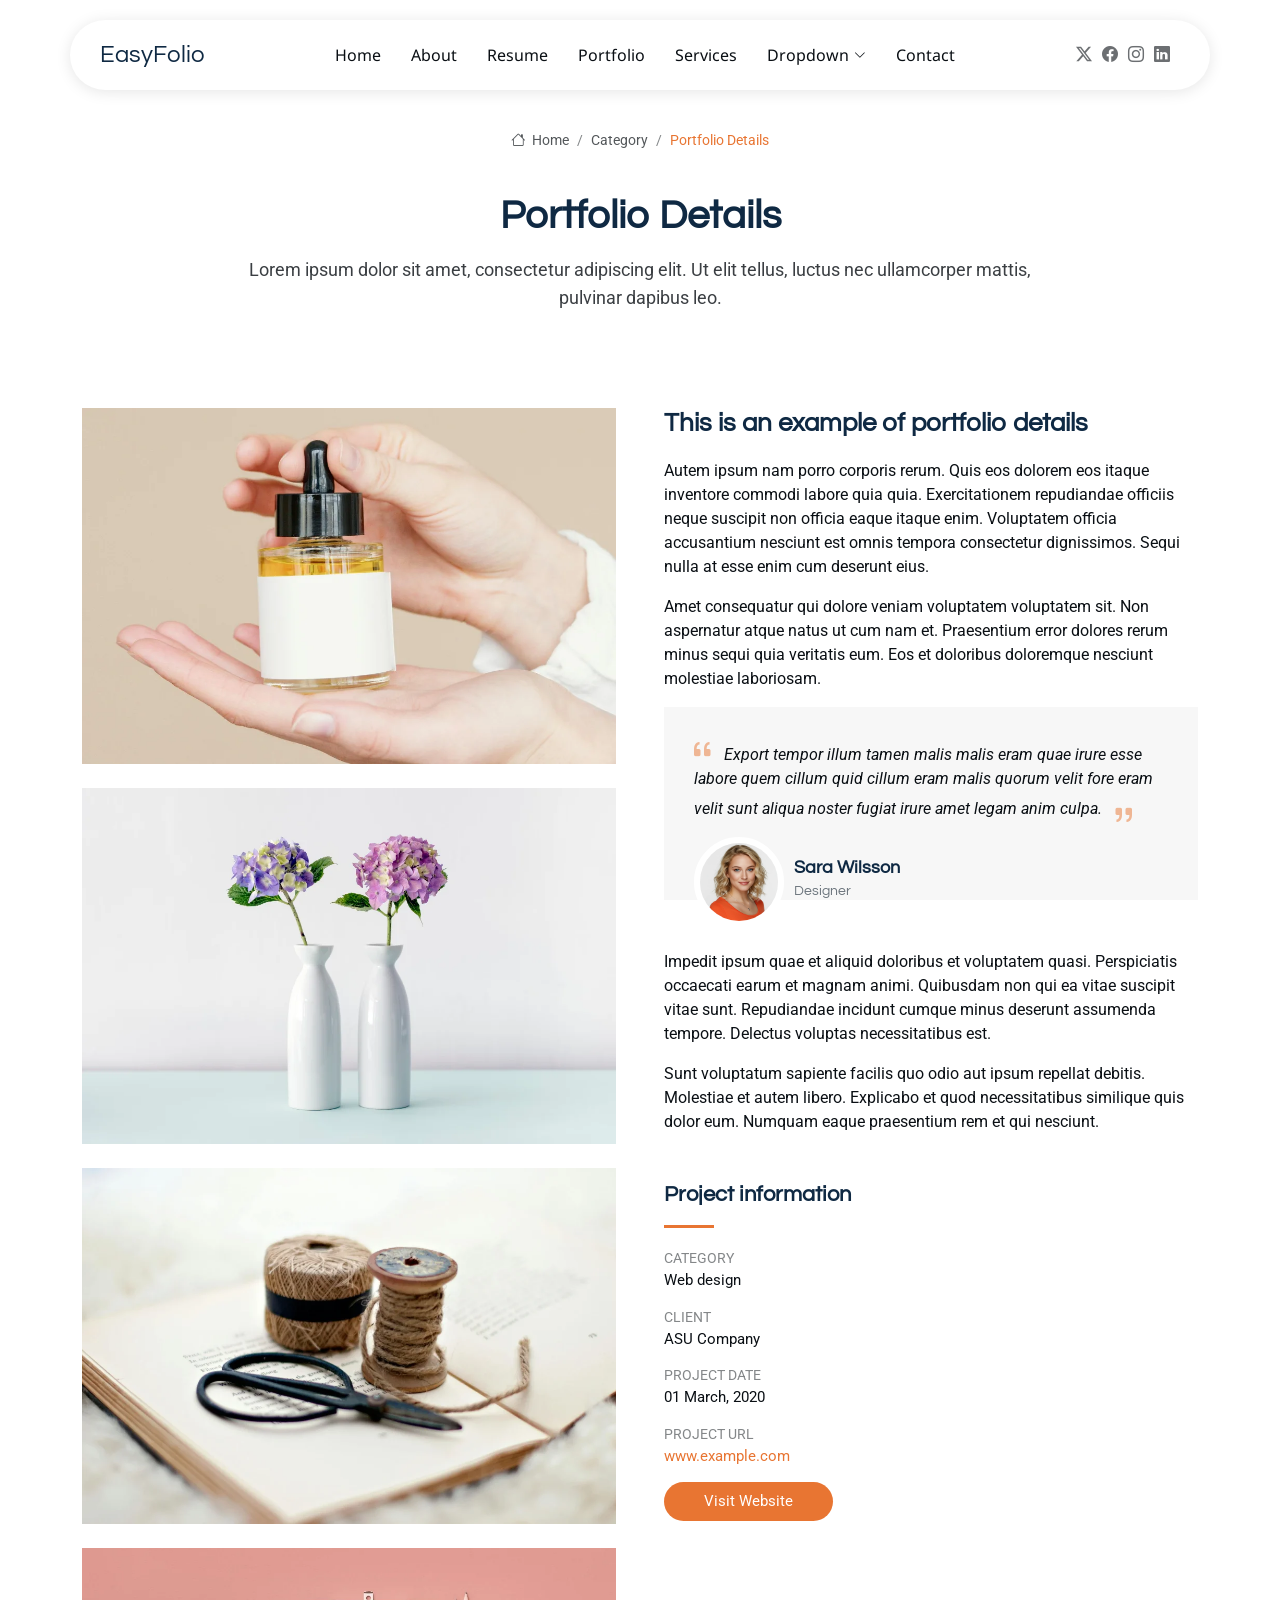
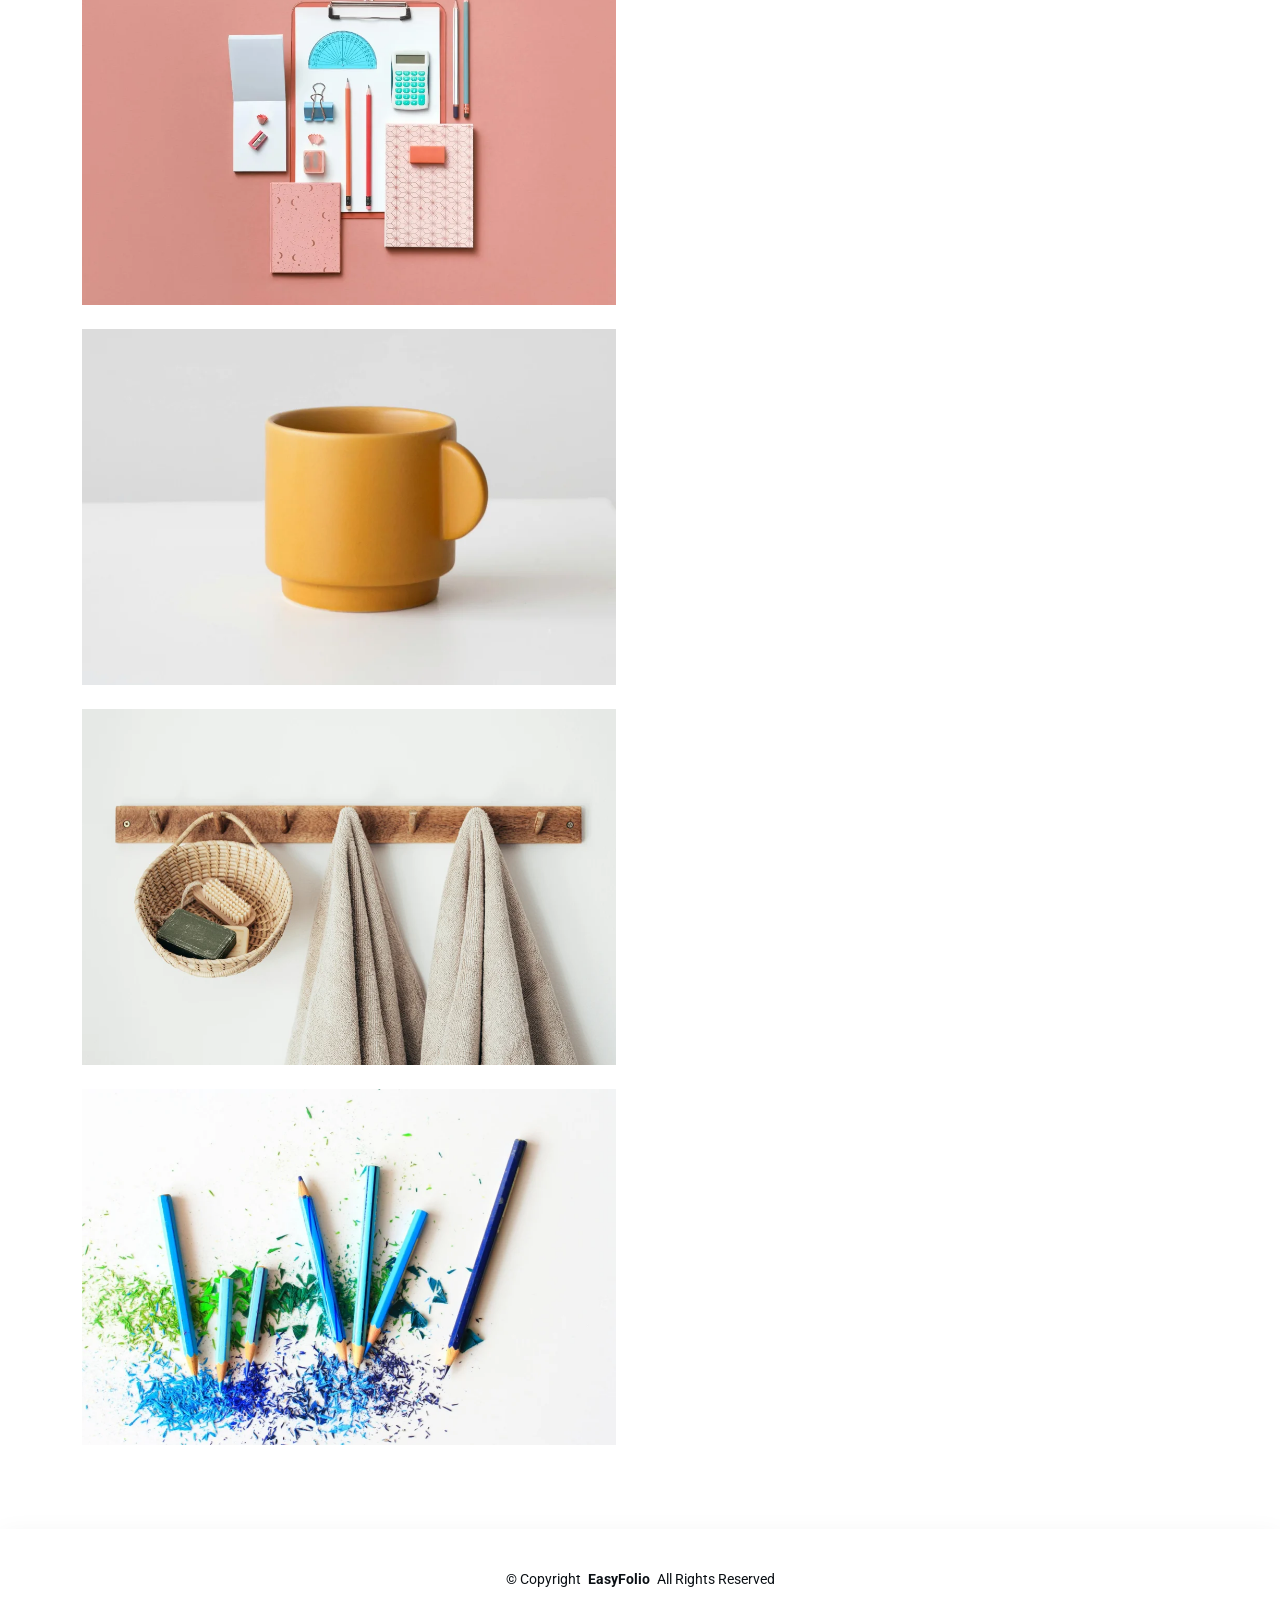
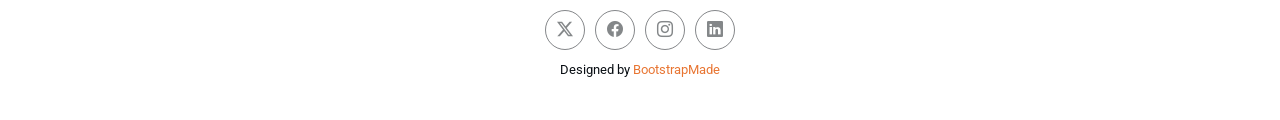
<file: portfolio-details.html>
<!DOCTYPE html>
<html lang="en">

<head>
  <meta charset="utf-8">
  <meta content="width=device-width, initial-scale=1.0" name="viewport">
  <title>Portfolio Details - EasyFolio Bootstrap Template</title>
  <meta name="description" content="">
  <meta name="keywords" content="">

  <meta name="robots" content="noindex, nofollow">

  <!-- Favicons -->
  <link href="assets/img/favicon.png" rel="icon">
  <link href="assets/img/apple-touch-icon.png" rel="apple-touch-icon">

  <!-- Fonts -->
    <link href="assets/css/google-fonts.css" rel="stylesheet">

  <!-- Vendor CSS Files -->
  <link href="vendors/bootstrap/css/bootstrap.min.css" rel="stylesheet">
  <link href="vendors/bootstrap-icons/bootstrap-icons.css" rel="stylesheet">
  <link href="vendors/aos/aos.css" rel="stylesheet">
  <link href="vendors/glightbox/css/glightbox.min.css" rel="stylesheet">
  <link href="vendors/swiper/swiper-bundle.min.css" rel="stylesheet">

  <!-- Main CSS File -->
  <link href="assets/css/main.css" rel="stylesheet">

  <!-- =======================================================
  * Template Name: EasyFolio
  * Template URL: https://bootstrapmade.com/easyfolio-bootstrap-portfolio-template/
  * Updated: Feb 21 2025 with Bootstrap v5.3.3
  * Author: BootstrapMade.com
  * License: https://bootstrapmade.com/license/
  ======================================================== -->
</head>

<body class="portfolio-details-page">

  <header id="header" class="header d-flex align-items-center sticky-top">
    <div class="header-container container-fluid container-xl position-relative d-flex align-items-center justify-content-between">

      <a href="index.html" class="logo d-flex align-items-center me-auto me-xl-0">
        <!-- Uncomment the line below if you also wish to use an image logo -->
        <!-- <img src="assets/img/logo.webp" alt=""> -->
        <h1 class="sitename">EasyFolio</h1>
      </a>

      <nav id="navmenu" class="navmenu">
        <ul>
          <li><a href="#hero">Home</a></li>
          <li><a href="#about">About</a></li>
          <li><a href="#resume">Resume</a></li>
          <li><a href="#portfolio">Portfolio</a></li>
          <li><a href="#services">Services</a></li>
          <li class="dropdown"><a href="#"><span>Dropdown</span> <i class="bi bi-chevron-down toggle-dropdown"></i></a>
            <ul>
              <li><a href="#">Dropdown 1</a></li>
              <li class="dropdown"><a href="#"><span>Deep Dropdown</span> <i class="bi bi-chevron-down toggle-dropdown"></i></a>
                <ul>
                  <li><a href="#">Deep Dropdown 1</a></li>
                  <li><a href="#">Deep Dropdown 2</a></li>
                  <li><a href="#">Deep Dropdown 3</a></li>
                  <li><a href="#">Deep Dropdown 4</a></li>
                  <li><a href="#">Deep Dropdown 5</a></li>
                </ul>
              </li>
              <li><a href="#">Dropdown 2</a></li>
              <li><a href="#">Dropdown 3</a></li>
              <li><a href="#">Dropdown 4</a></li>
            </ul>
          </li>
          <li><a href="#contact">Contact</a></li>
        </ul>
        <i class="mobile-nav-toggle d-xl-none bi bi-list"></i>
      </nav>

      <div class="header-social-links">
        <a href="#" class="twitter"><i class="bi bi-twitter-x"></i></a>
        <a href="#" class="facebook"><i class="bi bi-facebook"></i></a>
        <a href="#" class="instagram"><i class="bi bi-instagram"></i></a>
        <a href="#" class="linkedin"><i class="bi bi-linkedin"></i></a>
      </div>

    </div>
  </header>

  <main class="main">

    <!-- Page Title -->
    <div class="page-title">
      <div class="breadcrumbs">
        <nav aria-label="breadcrumb">
          <ol class="breadcrumb">
            <li class="breadcrumb-item"><a href="#"><i class="bi bi-house"></i> Home</a></li>
            <li class="breadcrumb-item"><a href="#">Category</a></li>
            <li class="breadcrumb-item active current">Portfolio Details</li>
          </ol>
        </nav>
      </div>

      <div class="title-wrapper">
        <h1>Portfolio Details</h1>
        <p>Lorem ipsum dolor sit amet, consectetur adipiscing elit. Ut elit tellus, luctus nec ullamcorper mattis, pulvinar dapibus leo.</p>
      </div>
    </div><!-- End Page Title -->

    <!-- Portfolio Details Section -->
    <section id="portfolio-details" class="portfolio-details section">

      <div class="container" data-aos="fade-up">

        <div class="row gy-4 g-lg-5">
          <div class="col-lg-6">
            <img src="assets/img/portfolio/portfolio-1.webp" class="img-fluid mb-4" alt="">
            <img src="assets/img/portfolio/portfolio-10.webp" class="img-fluid mb-4" alt="">
            <img src="assets/img/portfolio/portfolio-7.webp" class="img-fluid mb-4" alt="">
            <img src="assets/img/portfolio/portfolio-4.webp" class="img-fluid mb-4" alt="">
            <img src="assets/img/portfolio/portfolio-5.webp" class="img-fluid mb-4" alt="">
            <img src="assets/img/portfolio/portfolio-11.webp" class="img-fluid mb-4" alt="">
            <img src="assets/img/portfolio/portfolio-8.webp" class="img-fluid mb-4" alt="">
          </div>

          <div class="col-lg-6">

            <div class="position-sticky" style="top: 40px">
              <div class="portfolio-description">
                <h2>This is an example of portfolio details</h2>
                <p>
                  Autem ipsum nam porro corporis rerum. Quis eos dolorem eos itaque inventore commodi labore quia quia. Exercitationem repudiandae officiis neque suscipit non officia eaque itaque enim. Voluptatem officia accusantium nesciunt est omnis tempora consectetur dignissimos. Sequi nulla at esse enim cum deserunt eius.
                </p>
                <p>
                  Amet consequatur qui dolore veniam voluptatem voluptatem sit. Non aspernatur atque natus ut cum nam et. Praesentium error dolores rerum minus sequi quia veritatis eum. Eos et doloribus doloremque nesciunt molestiae laboriosam.
                </p>

                <div class="testimonial-item">
                  <p>
                    <i class="bi bi-quote quote-icon-left"></i>
                    <span>Export tempor illum tamen malis malis eram quae irure esse labore quem cillum quid cillum eram malis quorum velit fore eram velit sunt aliqua noster fugiat irure amet legam anim culpa.</span>
                    <i class="bi bi-quote quote-icon-right"></i>
                  </p>
                  <div>
                    <img src="assets/img/person/person-f-5.webp" class="testimonial-img" alt="">
                    <h3>Sara Wilsson</h3>
                    <h4>Designer</h4>
                  </div>
                </div>

                <p>
                  Impedit ipsum quae et aliquid doloribus et voluptatem quasi. Perspiciatis occaecati earum et magnam animi. Quibusdam non qui ea vitae suscipit vitae sunt. Repudiandae incidunt cumque minus deserunt assumenda tempore. Delectus voluptas necessitatibus est.
                </p>

                <p>
                  Sunt voluptatum sapiente facilis quo odio aut ipsum repellat debitis. Molestiae et autem libero. Explicabo et quod necessitatibus similique quis dolor eum. Numquam eaque praesentium rem et qui nesciunt.
                </p>

              </div>

              <div class="portfolio-info mt-5">
                <h3>Project information</h3>
                <ul>
                  <li><strong>Category</strong> Web design</li>
                  <li><strong>Client</strong> ASU Company</li>
                  <li><strong>Project date</strong> 01 March, 2020</li>
                  <li><strong>Project URL</strong> <a href="#">www.example.com</a></li>
                  <li><a href="#" class="btn-visit align-self-start">Visit Website</a></li>
                </ul>
              </div>
            </div>

          </div>
        </div>

      </div>

    </section><!-- /Portfolio Details Section -->

  </main>

  <footer id="footer" class="footer">

    <div class="container">
      <div class="copyright text-center ">
        <p>© <span>Copyright</span> <strong class="px-1 sitename">EasyFolio</strong> <span>All Rights Reserved</span></p>
      </div>
      <div class="social-links d-flex justify-content-center">
        <a href=""><i class="bi bi-twitter-x"></i></a>
        <a href=""><i class="bi bi-facebook"></i></a>
        <a href=""><i class="bi bi-instagram"></i></a>
        <a href=""><i class="bi bi-linkedin"></i></a>
      </div>
      <div class="credits">
        <!-- All the links in the footer should remain intact. -->
        <!-- You can delete the links only if you've purchased the pro version. -->
        <!-- Licensing information: https://bootstrapmade.com/license/ -->
        <!-- Purchase the pro version with working PHP/AJAX contact form: [buy-url] -->
        Designed by <a href="https://bootstrapmade.com/">BootstrapMade</a>
      </div>
    </div>

  </footer>

  <!-- Scroll Top -->
  <a href="#" id="scroll-top" class="scroll-top d-flex align-items-center justify-content-center"><i class="bi bi-arrow-up-short"></i></a>

  <!-- Vendor JS Files -->
  <script src="vendors/bootstrap/js/bootstrap.bundle.min.js"></script>
  <script src="vendors/php-email-form/validate.js"></script>
  <script src="vendors/aos/aos.js"></script>
  <script src="vendors/waypoints/noframework.waypoints.js"></script>
  <script src="vendors/glightbox/js/glightbox.min.js"></script>
  <script src="vendors/imagesloaded/imagesloaded.pkgd.min.js"></script>
  <script src="vendors/isotope-layout/isotope.pkgd.min.js"></script>
  <script src="vendors/swiper/swiper-bundle.min.js"></script>

  <!-- Main JS File -->
  <script src="assets/js/main.js"></script>

<script type="module" src="https://static.cloudflareinsights.com/beacon.min.js/v4513226cdae34746b4dedf0b4dfa099e1781791509496" integrity="sha512-ZE9pZaUXND66v380QUtch/5sE9tPFh2zg45pR2PB0CVkCtOREv2AJKkSidISWkysEuQ0EH8faUU5du78bx87UQ==" data-cf-beacon='{"version":"2024.11.0","token":"68c5ca450bae485a842ff76066d69420"}' crossorigin="anonymous"></script>
</body>

</html>
</file>
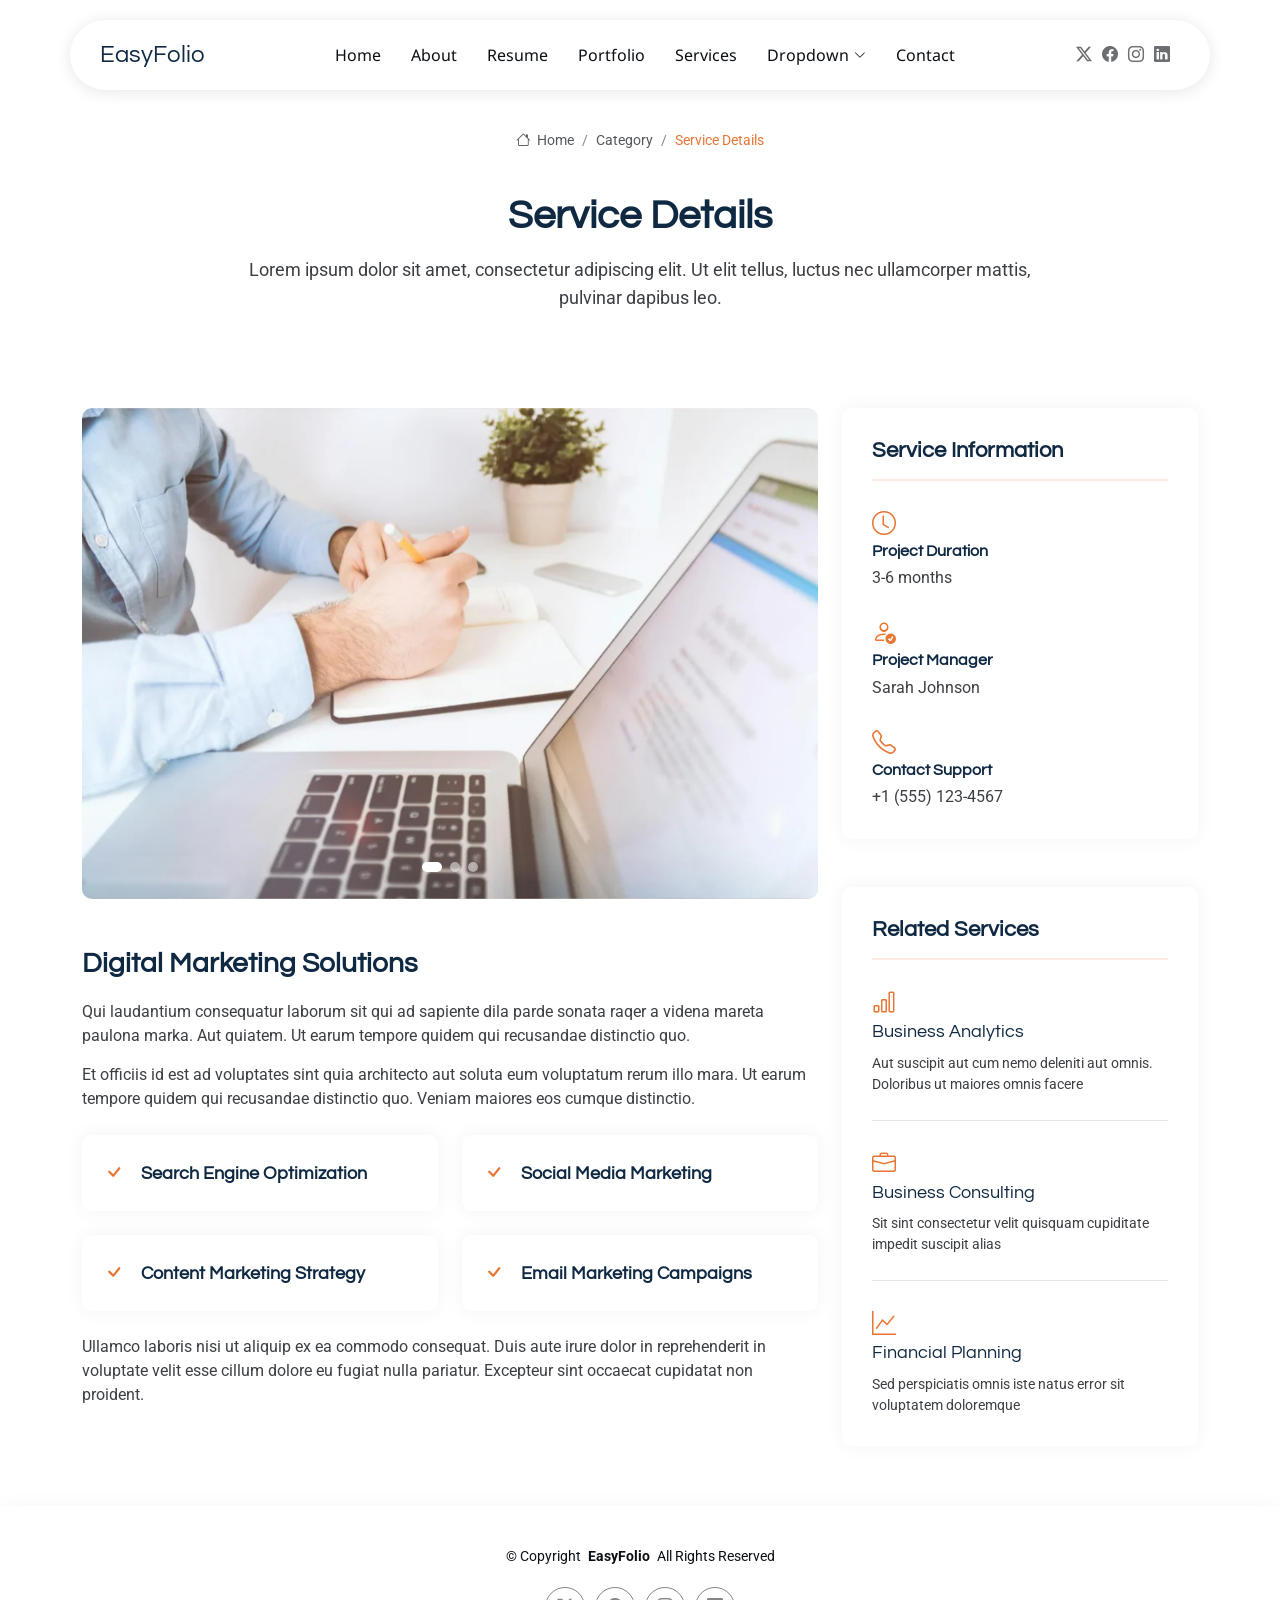
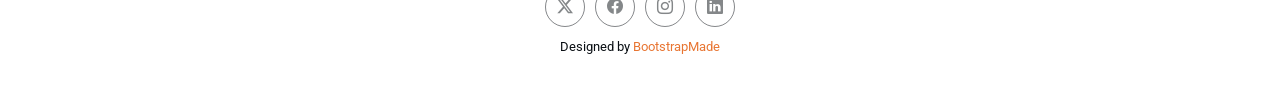
<file: service-details.html>
<!DOCTYPE html>
<html lang="en">

<head>
  <meta charset="utf-8">
  <meta content="width=device-width, initial-scale=1.0" name="viewport">
  <title>Service Details - EasyFolio Bootstrap Template</title>
  <meta name="description" content="">
  <meta name="keywords" content="">

  <meta name="robots" content="noindex, nofollow">

  <!-- Favicons -->
  <link href="assets/img/favicon.png" rel="icon">
  <link href="assets/img/apple-touch-icon.png" rel="apple-touch-icon">

  <!-- Fonts -->
    <link href="assets/css/google-fonts.css" rel="stylesheet">

  <!-- Vendor CSS Files -->
  <link href="vendors/bootstrap/css/bootstrap.min.css" rel="stylesheet">
  <link href="vendors/bootstrap-icons/bootstrap-icons.css" rel="stylesheet">
  <link href="vendors/aos/aos.css" rel="stylesheet">
  <link href="vendors/glightbox/css/glightbox.min.css" rel="stylesheet">
  <link href="vendors/swiper/swiper-bundle.min.css" rel="stylesheet">

  <!-- Main CSS File -->
  <link href="assets/css/main.css" rel="stylesheet">

  <!-- =======================================================
  * Template Name: EasyFolio
  * Template URL: https://bootstrapmade.com/easyfolio-bootstrap-portfolio-template/
  * Updated: Feb 21 2025 with Bootstrap v5.3.3
  * Author: BootstrapMade.com
  * License: https://bootstrapmade.com/license/
  ======================================================== -->
</head>

<body class="service-details-page">

  <header id="header" class="header d-flex align-items-center sticky-top">
    <div class="header-container container-fluid container-xl position-relative d-flex align-items-center justify-content-between">

      <a href="index.html" class="logo d-flex align-items-center me-auto me-xl-0">
        <!-- Uncomment the line below if you also wish to use an image logo -->
        <!-- <img src="assets/img/logo.webp" alt=""> -->
        <h1 class="sitename">EasyFolio</h1>
      </a>

      <nav id="navmenu" class="navmenu">
        <ul>
          <li><a href="#hero">Home</a></li>
          <li><a href="#about">About</a></li>
          <li><a href="#resume">Resume</a></li>
          <li><a href="#portfolio">Portfolio</a></li>
          <li><a href="#services">Services</a></li>
          <li class="dropdown"><a href="#"><span>Dropdown</span> <i class="bi bi-chevron-down toggle-dropdown"></i></a>
            <ul>
              <li><a href="#">Dropdown 1</a></li>
              <li class="dropdown"><a href="#"><span>Deep Dropdown</span> <i class="bi bi-chevron-down toggle-dropdown"></i></a>
                <ul>
                  <li><a href="#">Deep Dropdown 1</a></li>
                  <li><a href="#">Deep Dropdown 2</a></li>
                  <li><a href="#">Deep Dropdown 3</a></li>
                  <li><a href="#">Deep Dropdown 4</a></li>
                  <li><a href="#">Deep Dropdown 5</a></li>
                </ul>
              </li>
              <li><a href="#">Dropdown 2</a></li>
              <li><a href="#">Dropdown 3</a></li>
              <li><a href="#">Dropdown 4</a></li>
            </ul>
          </li>
          <li><a href="#contact">Contact</a></li>
        </ul>
        <i class="mobile-nav-toggle d-xl-none bi bi-list"></i>
      </nav>

      <div class="header-social-links">
        <a href="#" class="twitter"><i class="bi bi-twitter-x"></i></a>
        <a href="#" class="facebook"><i class="bi bi-facebook"></i></a>
        <a href="#" class="instagram"><i class="bi bi-instagram"></i></a>
        <a href="#" class="linkedin"><i class="bi bi-linkedin"></i></a>
      </div>

    </div>
  </header>

  <main class="main">

    <!-- Page Title -->
    <div class="page-title">
      <div class="breadcrumbs">
        <nav aria-label="breadcrumb">
          <ol class="breadcrumb">
            <li class="breadcrumb-item"><a href="#"><i class="bi bi-house"></i> Home</a></li>
            <li class="breadcrumb-item"><a href="#">Category</a></li>
            <li class="breadcrumb-item active current">Service Details</li>
          </ol>
        </nav>
      </div>

      <div class="title-wrapper">
        <h1>Service Details</h1>
        <p>Lorem ipsum dolor sit amet, consectetur adipiscing elit. Ut elit tellus, luctus nec ullamcorper mattis, pulvinar dapibus leo.</p>
      </div>
    </div><!-- End Page Title -->

    <!-- Service Details Section -->
    <section id="service-details" class="service-details section">

      <div class="container" data-aos="fade-up" data-aos-delay="100">

        <div class="row gy-4">

          <div class="col-lg-8">
            <div class="service-details-slider swiper init-swiper">
              <script type="application/json" class="swiper-config">
                {
                  "loop": true,
                  "speed": 600,
                  "autoplay": {
                    "delay": 5000
                  },
                  "slidesPerView": 1,
                  "pagination": {
                    "el": ".swiper-pagination",
                    "type": "bullets",
                    "clickable": true
                  }
                }
              </script>
              <div class="swiper-wrapper align-items-center">
                <div class="swiper-slide">
                  <img src="assets/img/services/services-1.webp" alt="" class="img-fluid" loading="lazy">
                </div>
                <div class="swiper-slide">
                  <img src="assets/img/services/services-2.webp" alt="" class="img-fluid" loading="lazy">
                </div>
                <div class="swiper-slide">
                  <img src="assets/img/services/services-3.webp" alt="" class="img-fluid" loading="lazy">
                </div>
              </div>
              <div class="swiper-pagination"></div>
            </div>

            <div class="content mt-5">
              <h3>Digital Marketing Solutions</h3>
              <p>
                Qui laudantium consequatur laborum sit qui ad sapiente dila parde sonata raqer a videna mareta paulona marka. Aut quiatem. Ut earum tempore quidem qui recusandae distinctio quo.
              </p>
              <p>
                Et officiis id est ad voluptates sint quia architecto aut soluta eum voluptatum rerum illo mara. Ut earum tempore quidem qui recusandae distinctio quo. Veniam maiores eos cumque distinctio.
              </p>

              <div class="features mt-4">
                <div class="row gy-4">
                  <div class="col-md-6" data-aos="fade-up" data-aos-delay="100">
                    <div class="feature-box d-flex align-items-center">
                      <i class="bi bi-check"></i>
                      <h4>Search Engine Optimization</h4>
                    </div>
                  </div>
                  <div class="col-md-6" data-aos="fade-up" data-aos-delay="200">
                    <div class="feature-box d-flex align-items-center">
                      <i class="bi bi-check"></i>
                      <h4>Social Media Marketing</h4>
                    </div>
                  </div>
                  <div class="col-md-6" data-aos="fade-up" data-aos-delay="300">
                    <div class="feature-box d-flex align-items-center">
                      <i class="bi bi-check"></i>
                      <h4>Content Marketing Strategy</h4>
                    </div>
                  </div>
                  <div class="col-md-6" data-aos="fade-up" data-aos-delay="400">
                    <div class="feature-box d-flex align-items-center">
                      <i class="bi bi-check"></i>
                      <h4>Email Marketing Campaigns</h4>
                    </div>
                  </div>
                </div>
              </div>

              <p class="mt-4">
                Ullamco laboris nisi ut aliquip ex ea commodo consequat. Duis aute irure dolor in reprehenderit in voluptate velit esse cillum dolore eu fugiat nulla pariatur. Excepteur sint occaecat cupidatat non proident.
              </p>
            </div>
          </div>

          <div class="col-lg-4">
            <div class="service-info">
              <h4>Service Information</h4>
              <div class="info-item">
                <i class="bi bi-clock"></i>
                <h5>Project Duration</h5>
                <p>3-6 months</p>
              </div>
              <div class="info-item">
                <i class="bi bi-person-check"></i>
                <h5>Project Manager</h5>
                <p>Sarah Johnson</p>
              </div>
              <div class="info-item">
                <i class="bi bi-telephone"></i>
                <h5>Contact Support</h5>
                <p>+1 (555) 123-4567</p>
              </div>
            </div>

            <div class="related-services mt-5">
              <h4>Related Services</h4>
              <div class="service-item">
                <i class="bi bi-bar-chart"></i>
                <h5><a href="#">Business Analytics</a></h5>
                <p>Aut suscipit aut cum nemo deleniti aut omnis. Doloribus ut maiores omnis facere</p>
              </div>
              <div class="service-item">
                <i class="bi bi-briefcase"></i>
                <h5><a href="#">Business Consulting</a></h5>
                <p>Sit sint consectetur velit quisquam cupiditate impedit suscipit alias</p>
              </div>
              <div class="service-item">
                <i class="bi bi-graph-up"></i>
                <h5><a href="#">Financial Planning</a></h5>
                <p>Sed perspiciatis omnis iste natus error sit voluptatem doloremque</p>
              </div>
            </div>
          </div>

        </div>

      </div>

    </section><!-- /Service Details Section -->

  </main>

  <footer id="footer" class="footer">

    <div class="container">
      <div class="copyright text-center ">
        <p>© <span>Copyright</span> <strong class="px-1 sitename">EasyFolio</strong> <span>All Rights Reserved</span></p>
      </div>
      <div class="social-links d-flex justify-content-center">
        <a href=""><i class="bi bi-twitter-x"></i></a>
        <a href=""><i class="bi bi-facebook"></i></a>
        <a href=""><i class="bi bi-instagram"></i></a>
        <a href=""><i class="bi bi-linkedin"></i></a>
      </div>
      <div class="credits">
        <!-- All the links in the footer should remain intact. -->
        <!-- You can delete the links only if you've purchased the pro version. -->
        <!-- Licensing information: https://bootstrapmade.com/license/ -->
        <!-- Purchase the pro version with working PHP/AJAX contact form: [buy-url] -->
        Designed by <a href="https://bootstrapmade.com/">BootstrapMade</a>
      </div>
    </div>

  </footer>

  <!-- Scroll Top -->
  <a href="#" id="scroll-top" class="scroll-top d-flex align-items-center justify-content-center"><i class="bi bi-arrow-up-short"></i></a>

  <!-- Vendor JS Files -->
  <script src="vendors/bootstrap/js/bootstrap.bundle.min.js"></script>
  <script src="vendors/php-email-form/validate.js"></script>
  <script src="vendors/aos/aos.js"></script>
  <script src="vendors/waypoints/noframework.waypoints.js"></script>
  <script src="vendors/glightbox/js/glightbox.min.js"></script>
  <script src="vendors/imagesloaded/imagesloaded.pkgd.min.js"></script>
  <script src="vendors/isotope-layout/isotope.pkgd.min.js"></script>
  <script src="vendors/swiper/swiper-bundle.min.js"></script>

  <!-- Main JS File -->
  <script src="assets/js/main.js"></script>

<script type="module" src="https://static.cloudflareinsights.com/beacon.min.js/v4513226cdae34746b4dedf0b4dfa099e1781791509496" integrity="sha512-ZE9pZaUXND66v380QUtch/5sE9tPFh2zg45pR2PB0CVkCtOREv2AJKkSidISWkysEuQ0EH8faUU5du78bx87UQ==" data-cf-beacon='{"version":"2024.11.0","token":"68c5ca450bae485a842ff76066d69420"}' crossorigin="anonymous"></script>
</body>

</html>
</file>
<file: assets/css/google-fonts.css>
@font-face {
  font-family: 'Noto Sans';
  font-style: italic;
  font-weight: 100;
  font-stretch: normal;
  font-display: swap;
  src: url(../fonts/font_19.ttf) format('truetype');
}
@font-face {
  font-family: 'Noto Sans';
  font-style: italic;
  font-weight: 200;
  font-stretch: normal;
  font-display: swap;
  src: url(../fonts/font_2.ttf) format('truetype');
}
@font-face {
  font-family: 'Noto Sans';
  font-style: italic;
  font-weight: 300;
  font-stretch: normal;
  font-display: swap;
  src: url(../fonts/font_23.ttf) format('truetype');
}
@font-face {
  font-family: 'Noto Sans';
  font-style: italic;
  font-weight: 400;
  font-stretch: normal;
  font-display: swap;
  src: url(../fonts/font_20.ttf) format('truetype');
}
@font-face {
  font-family: 'Noto Sans';
  font-style: italic;
  font-weight: 500;
  font-stretch: normal;
  font-display: swap;
  src: url(../fonts/font_30.ttf) format('truetype');
}
@font-face {
  font-family: 'Noto Sans';
  font-style: italic;
  font-weight: 600;
  font-stretch: normal;
  font-display: swap;
  src: url(../fonts/font_28.ttf) format('truetype');
}
@font-face {
  font-family: 'Noto Sans';
  font-style: italic;
  font-weight: 700;
  font-stretch: normal;
  font-display: swap;
  src: url(../fonts/font_16.ttf) format('truetype');
}
@font-face {
  font-family: 'Noto Sans';
  font-style: italic;
  font-weight: 800;
  font-stretch: normal;
  font-display: swap;
  src: url(../fonts/font_11.ttf) format('truetype');
}
@font-face {
  font-family: 'Noto Sans';
  font-style: italic;
  font-weight: 900;
  font-stretch: normal;
  font-display: swap;
  src: url(../fonts/font_14.ttf) format('truetype');
}
@font-face {
  font-family: 'Noto Sans';
  font-style: normal;
  font-weight: 100;
  font-stretch: normal;
  font-display: swap;
  src: url(../fonts/font_21.ttf) format('truetype');
}
@font-face {
  font-family: 'Noto Sans';
  font-style: normal;
  font-weight: 200;
  font-stretch: normal;
  font-display: swap;
  src: url(../fonts/font_15.ttf) format('truetype');
}
@font-face {
  font-family: 'Noto Sans';
  font-style: normal;
  font-weight: 300;
  font-stretch: normal;
  font-display: swap;
  src: url(../fonts/font_29.ttf) format('truetype');
}
@font-face {
  font-family: 'Noto Sans';
  font-style: normal;
  font-weight: 400;
  font-stretch: normal;
  font-display: swap;
  src: url(../fonts/font_24.ttf) format('truetype');
}
@font-face {
  font-family: 'Noto Sans';
  font-style: normal;
  font-weight: 500;
  font-stretch: normal;
  font-display: swap;
  src: url(../fonts/font_8.ttf) format('truetype');
}
@font-face {
  font-family: 'Noto Sans';
  font-style: normal;
  font-weight: 600;
  font-stretch: normal;
  font-display: swap;
  src: url(../fonts/font_6.ttf) format('truetype');
}
@font-face {
  font-family: 'Noto Sans';
  font-style: normal;
  font-weight: 700;
  font-stretch: normal;
  font-display: swap;
  src: url(../fonts/font_4.ttf) format('truetype');
}
@font-face {
  font-family: 'Noto Sans';
  font-style: normal;
  font-weight: 800;
  font-stretch: normal;
  font-display: swap;
  src: url(../fonts/font_22.ttf) format('truetype');
}
@font-face {
  font-family: 'Noto Sans';
  font-style: normal;
  font-weight: 900;
  font-stretch: normal;
  font-display: swap;
  src: url(../fonts/font_3.ttf) format('truetype');
}
@font-face {
  font-family: 'Questrial';
  font-style: normal;
  font-weight: 400;
  font-display: swap;
  src: url(../fonts/font_17.ttf) format('truetype');
}
@font-face {
  font-family: 'Roboto';
  font-style: italic;
  font-weight: 100;
  font-stretch: normal;
  font-display: swap;
  src: url(../fonts/font_27.ttf) format('truetype');
}
@font-face {
  font-family: 'Roboto';
  font-style: italic;
  font-weight: 300;
  font-stretch: normal;
  font-display: swap;
  src: url(../fonts/font_12.ttf) format('truetype');
}
@font-face {
  font-family: 'Roboto';
  font-style: italic;
  font-weight: 400;
  font-stretch: normal;
  font-display: swap;
  src: url(../fonts/font_7.ttf) format('truetype');
}
@font-face {
  font-family: 'Roboto';
  font-style: italic;
  font-weight: 500;
  font-stretch: normal;
  font-display: swap;
  src: url(../fonts/font_9.ttf) format('truetype');
}
@font-face {
  font-family: 'Roboto';
  font-style: italic;
  font-weight: 700;
  font-stretch: normal;
  font-display: swap;
  src: url(../fonts/font_25.ttf) format('truetype');
}
@font-face {
  font-family: 'Roboto';
  font-style: italic;
  font-weight: 900;
  font-stretch: normal;
  font-display: swap;
  src: url(../fonts/font_26.ttf) format('truetype');
}
@font-face {
  font-family: 'Roboto';
  font-style: normal;
  font-weight: 100;
  font-stretch: normal;
  font-display: swap;
  src: url(../fonts/font_1.ttf) format('truetype');
}
@font-face {
  font-family: 'Roboto';
  font-style: normal;
  font-weight: 300;
  font-stretch: normal;
  font-display: swap;
  src: url(../fonts/font_18.ttf) format('truetype');
}
@font-face {
  font-family: 'Roboto';
  font-style: normal;
  font-weight: 400;
  font-stretch: normal;
  font-display: swap;
  src: url(../fonts/font_10.ttf) format('truetype');
}
@font-face {
  font-family: 'Roboto';
  font-style: normal;
  font-weight: 500;
  font-stretch: normal;
  font-display: swap;
  src: url(../fonts/font_0.ttf) format('truetype');
}
@font-face {
  font-family: 'Roboto';
  font-style: normal;
  font-weight: 700;
  font-stretch: normal;
  font-display: swap;
  src: url(../fonts/font_13.ttf) format('truetype');
}
@font-face {
  font-family: 'Roboto';
  font-style: normal;
  font-weight: 900;
  font-stretch: normal;
  font-display: swap;
  src: url(../fonts/font_5.ttf) format('truetype');
}
</file>
<file: EasyFolio/assets/css/google-fonts.css>
@font-face {
  font-family: 'Noto Sans';
  font-style: italic;
  font-weight: 100;
  font-stretch: normal;
  font-display: swap;
  src: url(../fonts/font_19.ttf) format('truetype');
}
@font-face {
  font-family: 'Noto Sans';
  font-style: italic;
  font-weight: 200;
  font-stretch: normal;
  font-display: swap;
  src: url(../fonts/font_2.ttf) format('truetype');
}
@font-face {
  font-family: 'Noto Sans';
  font-style: italic;
  font-weight: 300;
  font-stretch: normal;
  font-display: swap;
  src: url(../fonts/font_23.ttf) format('truetype');
}
@font-face {
  font-family: 'Noto Sans';
  font-style: italic;
  font-weight: 400;
  font-stretch: normal;
  font-display: swap;
  src: url(../fonts/font_20.ttf) format('truetype');
}
@font-face {
  font-family: 'Noto Sans';
  font-style: italic;
  font-weight: 500;
  font-stretch: normal;
  font-display: swap;
  src: url(../fonts/font_30.ttf) format('truetype');
}
@font-face {
  font-family: 'Noto Sans';
  font-style: italic;
  font-weight: 600;
  font-stretch: normal;
  font-display: swap;
  src: url(../fonts/font_28.ttf) format('truetype');
}
@font-face {
  font-family: 'Noto Sans';
  font-style: italic;
  font-weight: 700;
  font-stretch: normal;
  font-display: swap;
  src: url(../fonts/font_16.ttf) format('truetype');
}
@font-face {
  font-family: 'Noto Sans';
  font-style: italic;
  font-weight: 800;
  font-stretch: normal;
  font-display: swap;
  src: url(../fonts/font_11.ttf) format('truetype');
}
@font-face {
  font-family: 'Noto Sans';
  font-style: italic;
  font-weight: 900;
  font-stretch: normal;
  font-display: swap;
  src: url(../fonts/font_14.ttf) format('truetype');
}
@font-face {
  font-family: 'Noto Sans';
  font-style: normal;
  font-weight: 100;
  font-stretch: normal;
  font-display: swap;
  src: url(../fonts/font_21.ttf) format('truetype');
}
@font-face {
  font-family: 'Noto Sans';
  font-style: normal;
  font-weight: 200;
  font-stretch: normal;
  font-display: swap;
  src: url(../fonts/font_15.ttf) format('truetype');
}
@font-face {
  font-family: 'Noto Sans';
  font-style: normal;
  font-weight: 300;
  font-stretch: normal;
  font-display: swap;
  src: url(../fonts/font_29.ttf) format('truetype');
}
@font-face {
  font-family: 'Noto Sans';
  font-style: normal;
  font-weight: 400;
  font-stretch: normal;
  font-display: swap;
  src: url(../fonts/font_24.ttf) format('truetype');
}
@font-face {
  font-family: 'Noto Sans';
  font-style: normal;
  font-weight: 500;
  font-stretch: normal;
  font-display: swap;
  src: url(../fonts/font_8.ttf) format('truetype');
}
@font-face {
  font-family: 'Noto Sans';
  font-style: normal;
  font-weight: 600;
  font-stretch: normal;
  font-display: swap;
  src: url(../fonts/font_6.ttf) format('truetype');
}
@font-face {
  font-family: 'Noto Sans';
  font-style: normal;
  font-weight: 700;
  font-stretch: normal;
  font-display: swap;
  src: url(../fonts/font_4.ttf) format('truetype');
}
@font-face {
  font-family: 'Noto Sans';
  font-style: normal;
  font-weight: 800;
  font-stretch: normal;
  font-display: swap;
  src: url(../fonts/font_22.ttf) format('truetype');
}
@font-face {
  font-family: 'Noto Sans';
  font-style: normal;
  font-weight: 900;
  font-stretch: normal;
  font-display: swap;
  src: url(../fonts/font_3.ttf) format('truetype');
}
@font-face {
  font-family: 'Questrial';
  font-style: normal;
  font-weight: 400;
  font-display: swap;
  src: url(../fonts/font_17.ttf) format('truetype');
}
@font-face {
  font-family: 'Roboto';
  font-style: italic;
  font-weight: 100;
  font-stretch: normal;
  font-display: swap;
  src: url(../fonts/font_27.ttf) format('truetype');
}
@font-face {
  font-family: 'Roboto';
  font-style: italic;
  font-weight: 300;
  font-stretch: normal;
  font-display: swap;
  src: url(../fonts/font_12.ttf) format('truetype');
}
@font-face {
  font-family: 'Roboto';
  font-style: italic;
  font-weight: 400;
  font-stretch: normal;
  font-display: swap;
  src: url(../fonts/font_7.ttf) format('truetype');
}
@font-face {
  font-family: 'Roboto';
  font-style: italic;
  font-weight: 500;
  font-stretch: normal;
  font-display: swap;
  src: url(../fonts/font_9.ttf) format('truetype');
}
@font-face {
  font-family: 'Roboto';
  font-style: italic;
  font-weight: 700;
  font-stretch: normal;
  font-display: swap;
  src: url(../fonts/font_25.ttf) format('truetype');
}
@font-face {
  font-family: 'Roboto';
  font-style: italic;
  font-weight: 900;
  font-stretch: normal;
  font-display: swap;
  src: url(../fonts/font_26.ttf) format('truetype');
}
@font-face {
  font-family: 'Roboto';
  font-style: normal;
  font-weight: 100;
  font-stretch: normal;
  font-display: swap;
  src: url(../fonts/font_1.ttf) format('truetype');
}
@font-face {
  font-family: 'Roboto';
  font-style: normal;
  font-weight: 300;
  font-stretch: normal;
  font-display: swap;
  src: url(../fonts/font_18.ttf) format('truetype');
}
@font-face {
  font-family: 'Roboto';
  font-style: normal;
  font-weight: 400;
  font-stretch: normal;
  font-display: swap;
  src: url(../fonts/font_10.ttf) format('truetype');
}
@font-face {
  font-family: 'Roboto';
  font-style: normal;
  font-weight: 500;
  font-stretch: normal;
  font-display: swap;
  src: url(../fonts/font_0.ttf) format('truetype');
}
@font-face {
  font-family: 'Roboto';
  font-style: normal;
  font-weight: 700;
  font-stretch: normal;
  font-display: swap;
  src: url(../fonts/font_13.ttf) format('truetype');
}
@font-face {
  font-family: 'Roboto';
  font-style: normal;
  font-weight: 900;
  font-stretch: normal;
  font-display: swap;
  src: url(../fonts/font_5.ttf) format('truetype');
}
</file>
<file: assets/css/main.css>
/**
* Template Name: EasyFolio
* Template URL: https://bootstrapmade.com/easyfolio-bootstrap-portfolio-template/
* Updated: Feb 21 2025 with Bootstrap v5.3.3
* Author: BootstrapMade.com
* License: https://bootstrapmade.com/license/
*/

/*--------------------------------------------------------------
# Font & Color Variables
# Help: https://bootstrapmade.com/color-system/
--------------------------------------------------------------*/
/* Fonts */
:root {
  --default-font: "Roboto",  system-ui, -apple-system, "Segoe UI", Roboto, "Helvetica Neue", Arial, "Noto Sans", "Liberation Sans", sans-serif, "Apple Color Emoji", "Segoe UI Emoji", "Segoe UI Symbol", "Noto Color Emoji";
  --heading-font: "Questrial",  sans-serif;
  --nav-font: "Noto Sans",  sans-serif;
}

/* Global Colors - The following color variables are used throughout the website. Updating them here will change the color scheme of the entire website */
:root { 
  --background-color: #ffffff; /* Background color for the entire website, including individual sections */
  --default-color: #0a0f14; /* Default color used for the majority of the text content across the entire website */
  --heading-color: #0f2943; /* Color for headings, subheadings and title throughout the website */
  --accent-color: #e87532; /* Accent color that represents your brand on the website. It's used for buttons, links, and other elements that need to stand out */
  --surface-color: #ffffff; /* The surface color is used as a background of boxed elements within sections, such as cards, icon boxes, or other elements that require a visual separation from the global background. */
  --contrast-color: #ffffff; /* Contrast color for text, ensuring readability against backgrounds of accent, heading, or default colors. */
}

/* Nav Menu Colors - The following color variables are used specifically for the navigation menu. They are separate from the global colors to allow for more customization options */
:root {
  --nav-color: #0a0f14;  /* The default color of the main navmenu links */
  --nav-hover-color: #e87532; /* Applied to main navmenu links when they are hovered over or active */
  --nav-mobile-background-color: #ffffff; /* Used as the background color for mobile navigation menu */
  --nav-dropdown-background-color: #ffffff; /* Used as the background color for dropdown items that appear when hovering over primary navigation items */
  --nav-dropdown-color: #0a0f14; /* Used for navigation links of the dropdown items in the navigation menu. */
  --nav-dropdown-hover-color: #e87532; /* Similar to --nav-hover-color, this color is applied to dropdown navigation links when they are hovered over. */
}

/* Color Presets - These classes override global colors when applied to any section or element, providing reuse of the sam color scheme. */

.light-background {
  --background-color: #faf9fb;
  --surface-color: #ffffff;
}

.dark-background {
  --background-color: #060606;
  --default-color: #ffffff;
  --heading-color: #ffffff;
  --surface-color: #252525;
  --contrast-color: #ffffff;
}

/* Smooth scroll */
:root {
  scroll-behavior: smooth;
}

/*--------------------------------------------------------------
# General Styling & Shared Classes
--------------------------------------------------------------*/
body {
  color: var(--default-color);
  background-color: var(--background-color);
  font-family: var(--default-font);
}

a {
  color: var(--accent-color);
  text-decoration: none;
  transition: 0.3s;
}

a:hover {
  color: color-mix(in srgb, var(--accent-color), transparent 25%);
  text-decoration: none;
}

h1,
h2,
h3,
h4,
h5,
h6 {
  color: var(--heading-color);
  font-family: var(--heading-font);
}

/* PHP Email Form Messages
------------------------------*/
.php-email-form .error-message {
  display: none;
  background: #df1529;
  color: #ffffff;
  text-align: left;
  padding: 15px;
  margin-bottom: 24px;
  font-weight: 600;
}

.php-email-form .sent-message {
  display: none;
  color: #ffffff;
  background: #059652;
  text-align: center;
  padding: 15px;
  margin-bottom: 24px;
  font-weight: 600;
}

.php-email-form .loading {
  display: none;
  background: var(--surface-color);
  text-align: center;
  padding: 15px;
  margin-bottom: 24px;
}

.php-email-form .loading:before {
  content: "";
  display: inline-block;
  border-radius: 50%;
  width: 24px;
  height: 24px;
  margin: 0 10px -6px 0;
  border: 3px solid var(--accent-color);
  border-top-color: var(--surface-color);
  animation: php-email-form-loading 1s linear infinite;
}

@keyframes php-email-form-loading {
  0% {
    transform: rotate(0deg);
  }

  100% {
    transform: rotate(360deg);
  }
}

/*--------------------------------------------------------------
# Global Header
--------------------------------------------------------------*/
.header {
  color: var(--default-color);
  background-color: var(--background-color);
  padding: 20px 0;
  transition: all 0.5s;
  z-index: 997;
}

.header .header-container {
  background: var(--surface-color);
  border-radius: 50px;
  padding: 5px 25px;
  box-shadow: 0px 2px 15px rgba(0, 0, 0, 0.1);
}

.header .logo {
  line-height: 1;
}

.header .logo img {
  max-height: 36px;
  margin-right: 8px;
}

.header .logo h1 {
  font-size: 24px;
  margin: 0;
  padding-left: 5px;
  font-weight: 500;
  color: var(--heading-color);
}

.header .header-social-links {
  padding-right: 15px;
}

.header .header-social-links a {
  color: color-mix(in srgb, var(--default-color), transparent 40%);
  padding-left: 6px;
  display: inline-block;
  transition: 0.3s;
  font-size: 16px;
}

.header .header-social-links a:hover {
  color: var(--accent-color);
}

.header .header-social-links a i {
  line-height: 0px;
}

@media (max-width: 1200px) {
  .header {
    padding-top: 10px;
  }

  .header .header-container {
    margin-left: 10px;
    margin-right: 10px;
    padding: 10px 5px 10px 15px;
  }

  .header .logo {
    order: 1;
  }

  .header .header-social-links {
    order: 2;
  }

  .header .navmenu {
    order: 3;
  }
}

/*--------------------------------------------------------------
# Navigation Menu
--------------------------------------------------------------*/
/* Navmenu - Desktop */
@media (min-width: 1200px) {
  .navmenu {
    padding: 0;
  }

  .navmenu ul {
    margin: 0;
    padding: 0;
    display: flex;
    list-style: none;
    align-items: center;
  }

  .navmenu li {
    position: relative;
  }

  .navmenu a,
  .navmenu a:focus {
    color: var(--nav-color);
    padding: 18px 15px;
    font-size: 16px;
    font-family: var(--nav-font);
    font-weight: 400;
    display: flex;
    align-items: center;
    justify-content: space-between;
    white-space: nowrap;
    transition: 0.3s;
  }

  .navmenu a i,
  .navmenu a:focus i {
    font-size: 12px;
    line-height: 0;
    margin-left: 5px;
    transition: 0.3s;
  }

  .navmenu li:last-child a {
    padding-right: 0;
  }

  .navmenu li:hover>a,
  .navmenu .active,
  .navmenu .active:focus {
    color: var(--nav-hover-color);
  }

  .navmenu .dropdown ul {
    margin: 0;
    padding: 10px 0;
    background: var(--nav-dropdown-background-color);
    display: block;
    position: absolute;
    visibility: hidden;
    left: 14px;
    top: 130%;
    opacity: 0;
    transition: 0.3s;
    border-radius: 4px;
    z-index: 99;
    box-shadow: 0px 0px 30px rgba(0, 0, 0, 0.1);
  }

  .navmenu .dropdown ul li {
    min-width: 200px;
  }

  .navmenu .dropdown ul a {
    padding: 10px 20px;
    font-size: 15px;
    text-transform: none;
    color: var(--nav-dropdown-color);
  }

  .navmenu .dropdown ul a i {
    font-size: 12px;
  }

  .navmenu .dropdown ul a:hover,
  .navmenu .dropdown ul .active:hover,
  .navmenu .dropdown ul li:hover>a {
    color: var(--nav-dropdown-hover-color);
  }

  .navmenu .dropdown:hover>ul {
    opacity: 1;
    top: 100%;
    visibility: visible;
  }

  .navmenu .dropdown .dropdown ul {
    top: 0;
    left: -90%;
    visibility: hidden;
  }

  .navmenu .dropdown .dropdown:hover>ul {
    opacity: 1;
    top: 0;
    left: -100%;
    visibility: visible;
  }
}

/* Navmenu - Mobile */
@media (max-width: 1199px) {
  .mobile-nav-toggle {
    color: var(--nav-color);
    font-size: 28px;
    line-height: 0;
    margin-right: 10px;
    cursor: pointer;
    transition: color 0.3s;
  }

  .navmenu {
    padding: 0;
    z-index: 9997;
  }

  .navmenu ul {
    display: none;
    list-style: none;
    position: absolute;
    inset: 60px 20px 20px 20px;
    padding: 10px 0;
    margin: 0;
    border-radius: 6px;
    background-color: var(--nav-mobile-background-color);
    overflow-y: auto;
    transition: 0.3s;
    z-index: 9998;
    box-shadow: 0px 0px 30px rgba(0, 0, 0, 0.1);
  }

  .navmenu a,
  .navmenu a:focus {
    color: var(--nav-dropdown-color);
    padding: 10px 20px;
    font-family: var(--nav-font);
    font-size: 17px;
    font-weight: 500;
    display: flex;
    align-items: center;
    justify-content: space-between;
    white-space: nowrap;
    transition: 0.3s;
  }

  .navmenu a i,
  .navmenu a:focus i {
    font-size: 12px;
    line-height: 0;
    margin-left: 5px;
    width: 30px;
    height: 30px;
    display: flex;
    align-items: center;
    justify-content: center;
    border-radius: 50%;
    transition: 0.3s;
    background-color: color-mix(in srgb, var(--accent-color), transparent 90%);
  }

  .navmenu a i:hover,
  .navmenu a:focus i:hover {
    background-color: var(--accent-color);
    color: var(--contrast-color);
  }

  .navmenu a:hover,
  .navmenu .active,
  .navmenu .active:focus {
    color: var(--nav-dropdown-hover-color);
  }

  .navmenu .active i,
  .navmenu .active:focus i {
    background-color: var(--accent-color);
    color: var(--contrast-color);
    transform: rotate(180deg);
  }

  .navmenu .dropdown ul {
    position: static;
    display: none;
    z-index: 99;
    padding: 10px 0;
    margin: 10px 20px;
    background-color: var(--nav-dropdown-background-color);
    border: 1px solid color-mix(in srgb, var(--default-color), transparent 90%);
    box-shadow: none;
    transition: all 0.5s ease-in-out;
  }

  .navmenu .dropdown ul ul {
    background-color: rgba(33, 37, 41, 0.1);
  }

  .navmenu .dropdown>.dropdown-active {
    display: block;
    background-color: rgba(33, 37, 41, 0.03);
  }

  .mobile-nav-active {
    overflow: hidden;
  }

  .mobile-nav-active .mobile-nav-toggle {
    color: #fff;
    position: absolute;
    font-size: 32px;
    top: 15px;
    right: 15px;
    margin-right: 0;
    z-index: 9999;
  }

  .mobile-nav-active .navmenu {
    position: fixed;
    overflow: hidden;
    inset: 0;
    background: rgba(33, 37, 41, 0.8);
    transition: 0.3s;
  }

  .mobile-nav-active .navmenu>ul {
    display: block;
  }
}

/*--------------------------------------------------------------
# Global Footer
--------------------------------------------------------------*/
.footer {
  color: var(--default-color);
  background-color: var(--background-color);
  font-size: 14px;
  padding: 40px 0;
  position: relative;
  box-shadow: 0 5px 25px rgba(0, 0, 0, 0.05);
}

.footer .copyright p {
  margin-bottom: 0;
}

.footer .social-links {
  margin-top: 20px;
}

.footer .social-links a {
  display: flex;
  align-items: center;
  justify-content: center;
  width: 40px;
  height: 40px;
  border-radius: 50%;
  border: 1px solid color-mix(in srgb, var(--default-color), transparent 50%);
  font-size: 16px;
  color: color-mix(in srgb, var(--default-color), transparent 50%);
  margin: 0 5px;
  transition: 0.3s;
}

.footer .social-links a:hover {
  color: var(--accent-color);
  border-color: var(--accent-color);
}

.footer .credits {
  margin-top: 10px;
  font-size: 13px;
  text-align: center;
}

/*--------------------------------------------------------------
# Scroll Top Button
--------------------------------------------------------------*/
.scroll-top {
  position: fixed;
  visibility: hidden;
  opacity: 0;
  right: 15px;
  bottom: -15px;
  z-index: 99999;
  background-color: var(--accent-color);
  width: 44px;
  height: 44px;
  border-radius: 50px;
  transition: all 0.4s;
}

.scroll-top i {
  font-size: 24px;
  color: var(--contrast-color);
  line-height: 0;
}

.scroll-top:hover {
  background-color: color-mix(in srgb, var(--accent-color), transparent 20%);
  color: var(--contrast-color);
}

.scroll-top.active {
  visibility: visible;
  opacity: 1;
  bottom: 15px;
}

/*--------------------------------------------------------------
# Disable aos animation delay on mobile devices
--------------------------------------------------------------*/
@media screen and (max-width: 768px) {
  [data-aos-delay] {
    transition-delay: 0 !important;
  }
}

/*--------------------------------------------------------------
# Global Page Titles & Breadcrumbs
--------------------------------------------------------------*/
.page-title {
  text-align: center;
  padding: 20px 0;
}

.page-title .breadcrumbs {
  margin-bottom: 1.5rem;
}

.page-title .breadcrumbs .breadcrumb {
  justify-content: center;
  margin: 0;
  padding: 0;
  background: none;
}

.page-title .breadcrumbs .breadcrumb .breadcrumb-item {
  font-size: 0.9rem;
  color: color-mix(in srgb, var(--default-color), transparent 30%);
}

.page-title .breadcrumbs .breadcrumb .breadcrumb-item.active {
  color: var(--accent-color);
}

.page-title .breadcrumbs .breadcrumb .breadcrumb-item a {
  color: inherit;
  text-decoration: none;
  transition: color 0.3s ease;
}

.page-title .breadcrumbs .breadcrumb .breadcrumb-item a:hover {
  color: var(--accent-color);
}

.page-title .breadcrumbs .breadcrumb .breadcrumb-item a i {
  font-size: 0.9rem;
  margin-right: 0.2rem;
}

.page-title .breadcrumbs .breadcrumb .breadcrumb-item+.breadcrumb-item::before {
  color: color-mix(in srgb, var(--default-color), transparent 50%);
}

.page-title .title-wrapper {
  max-width: 800px;
  margin: 0 auto;
  padding: 1rem 0;
}

.page-title .title-wrapper h1 {
  font-size: 2.5rem;
  margin-bottom: 1rem;
  font-weight: 700;
  color: var(--heading-color);
}

.page-title .title-wrapper p {
  font-size: 1.1rem;
  color: color-mix(in srgb, var(--default-color), transparent 20%);
  margin: 0;
  line-height: 1.6;
}

@media (max-width: 768px) {
  .page-title .title-wrapper h1 {
    font-size: 2rem;
  }

  .page-title .title-wrapper p {
    font-size: 1rem;
  }
}

@media (max-width: 576px) {
  .page-title .title-wrapper h1 {
    font-size: 1.75rem;
  }
}

/*--------------------------------------------------------------
# Global Sections
--------------------------------------------------------------*/
section,
.section {
  color: var(--default-color);
  background-color: var(--background-color);
  padding: 60px 0;
  scroll-margin-top: 90px;
  overflow: clip;
}

@media (max-width: 1199px) {

  section,
  .section {
    scroll-margin-top: 66px;
  }
}

/*--------------------------------------------------------------
# Global Section Titles
--------------------------------------------------------------*/
.section-title {
  text-align: center;
  padding-bottom: 60px;
  position: relative;
}

.section-title h2 {
  font-size: 42px;
  font-weight: 700;
  margin-bottom: 10px;
  background: linear-gradient(120deg, var(--heading-color), var(--accent-color));
  -webkit-background-clip: text;
  -webkit-text-fill-color: transparent;
  background-clip: text;
  position: relative;
}

.section-title .title-shape {
  width: 200px;
  height: 20px;
  margin: 0 auto;
  color: var(--accent-color);
  opacity: 0.5;
}

.section-title .title-shape svg {
  width: 100%;
  height: 100%;
}

.section-title p {
  margin: 15px auto 0;
  font-size: 16px;
  max-width: 700px;
  color: color-mix(in srgb, var(--default-color), transparent 25%);
  line-height: 1.8;
}

@media (max-width: 768px) {
  .section-title h2 {
    font-size: 32px;
  }

  .section-title .subtitle-wrapper .subtitle {
    font-size: 13px;
  }
}

/*--------------------------------------------------------------
# Hero Section
--------------------------------------------------------------*/
.hero {
  padding: 80px 0;
  position: relative;
  overflow: hidden;
}

.hero .content h2 {
  font-size: 3.5rem;
  font-weight: 700;
  line-height: 1.2;
  margin-bottom: 1.5rem;
}

@media (max-width: 991px) {
  .hero .content h2 {
    font-size: 2.5rem;
  }
}

.hero .content .lead {
  font-size: 1.25rem;
  margin-bottom: 2rem;
  color: color-mix(in srgb, var(--default-color), transparent 20%);
}

.hero .cta-buttons {
  display: flex;
  gap: 1rem;
  margin-bottom: 3rem;
}

@media (max-width: 576px) {
  .hero .cta-buttons {
    flex-direction: column;
  }
}

.hero .cta-buttons .btn {
  padding: 0.8rem 2rem;
  font-size: 1rem;
  font-weight: 500;
  border-radius: 50px;
  transition: all 0.3s ease;
}

.hero .cta-buttons .btn.btn-primary {
  background-color: var(--accent-color);
  border-color: var(--accent-color);
  color: var(--contrast-color);
}

.hero .cta-buttons .btn.btn-primary:hover {
  background-color: color-mix(in srgb, var(--accent-color), transparent 15%);
  border-color: color-mix(in srgb, var(--accent-color), transparent 15%);
  transform: translateY(-2px);
}

.hero .cta-buttons .btn.btn-outline {
  border: 2px solid color-mix(in srgb, var(--accent-color), transparent 70%);
  color: var(--accent-color);
  background: transparent;
}

.hero .cta-buttons .btn.btn-outline:hover {
  background-color: var(--accent-color);
  color: var(--contrast-color);
  transform: translateY(-2px);
}

.hero .hero-stats {
  display: flex;
  gap: 3rem;
  margin-top: 2rem;
}

@media (max-width: 576px) {
  .hero .hero-stats {
    flex-direction: column;
    gap: 1.5rem;
  }
}

.hero .hero-stats .stat-item .stat-number {
  display: block;
  font-size: 2.5rem;
  font-weight: 700;
  color: var(--heading-color);
  line-height: 1;
}

.hero .hero-stats .stat-item .stat-label {
  font-size: 0.9rem;
  color: color-mix(in srgb, var(--default-color), transparent 30%);
  margin-top: 0.5rem;
  display: block;
}

.hero .hero-image {
  position: relative;
  padding: 2rem;
}

.hero .hero-image img {
  position: relative;
  z-index: 2;
}

.hero .hero-image .shape-1,
.hero .hero-image .shape-2 {
  position: absolute;
  border-radius: 30% 70% 70% 30%/30% 30% 70% 70%;
  z-index: 1;
}

.hero .hero-image .shape-1 {
  width: 300px;
  height: 300px;
  background-color: color-mix(in srgb, var(--accent-color), transparent 85%);
  top: -20px;
  right: -20px;
  animation: morphShape 15s linear infinite;
}

.hero .hero-image .shape-2 {
  width: 200px;
  height: 200px;
  background-color: color-mix(in srgb, var(--heading-color), transparent 90%);
  bottom: -20px;
  left: -20px;
  animation: morphShape 20s linear infinite reverse;
}

@media (max-width: 991px) {
  .hero {
    text-align: center;
    padding: 60px 0;
  }

  .hero .cta-buttons {
    justify-content: center;
  }

  .hero .hero-stats {
    justify-content: center;
  }

  .hero .hero-image {
    margin-top: 3rem;
  }
}

@keyframes morphShape {
  0% {
    border-radius: 30% 70% 70% 30%/30% 30% 70% 70%;
  }

  25% {
    border-radius: 58% 42% 75% 25%/76% 46% 54% 24%;
  }

  50% {
    border-radius: 50% 50% 33% 67%/55% 27% 73% 45%;
  }

  75% {
    border-radius: 33% 67% 58% 42%/63% 68% 32% 37%;
  }

  100% {
    border-radius: 30% 70% 70% 30%/30% 30% 70% 70%;
  }
}

/*--------------------------------------------------------------
# About Section
--------------------------------------------------------------*/
.about .about-image {
  position: relative;
}

.about .about-image img {
  box-shadow: 0 0 30px rgba(0, 0, 0, 0.1);
}

.about .about-content {
  padding-left: 2rem;
}

@media (max-width: 991.98px) {
  .about .about-content {
    padding-left: 0;
    margin-top: 3rem;
  }
}

.about .about-content .subtitle {
  font-size: 0.875rem;
  font-weight: 600;
  letter-spacing: 2px;
  color: var(--accent-color);
  margin-bottom: 1rem;
  display: block;
}

.about .about-content h2 {
  font-size: 2rem;
  font-weight: 700;
  margin-bottom: 1.5rem;
}

.about .about-content .lead {
  font-size: 1.1rem;
  color: color-mix(in srgb, var(--default-color), transparent 25%);
}

.about .personal-info {
  margin-top: 2rem;
  padding: 2rem;
  background-color: var(--surface-color);
  border-radius: 1rem;
  box-shadow: 0 0 30px rgba(0, 0, 0, 0.05);
}

.about .personal-info .info-item {
  display: flex;
  flex-direction: column;
  gap: 0.5rem;
}

.about .personal-info .info-item .label {
  font-size: 0.875rem;
  color: color-mix(in srgb, var(--default-color), transparent 40%);
}

.about .personal-info .info-item .value {
  font-weight: 600;
  color: var(--heading-color);
}

.about .signature {
  display: flex;
  align-items: center;
  gap: 1.5rem;
}

.about .signature .signature-image {
  max-width: 150px;
}

.about .signature .signature-info h4 {
  font-size: 1.25rem;
  margin-bottom: 0.25rem;
}

.about .signature .signature-info p {
  font-size: 0.875rem;
  color: color-mix(in srgb, var(--default-color), transparent 40%);
  margin: 0;
}

/*--------------------------------------------------------------
# Skills Section
--------------------------------------------------------------*/
.skills .skill-box {
  background-color: var(--surface-color);
  padding: 2rem;
  border-radius: 8px;
  box-shadow: 0 0 20px rgba(0, 0, 0, 0.05);
}

.skills .skill-box h3 {
  font-size: 1.2rem;
  margin-bottom: 1rem;
  font-weight: 600;
}

.skills .skill-box p {
  font-size: 0.9rem;
  margin-bottom: 0.8rem;
  opacity: 0.6;
}

.skills .skill-box .progress {
  background-color: color-mix(in srgb, var(--accent-color), transparent 85%);
  border-radius: 50px;
  height: 8px;
  margin-top: 5px;
  overflow: hidden;
}

.skills .skill-box .progress .progress-bar {
  background-color: var(--accent-color);
  height: 100%;
  position: relative;
  border-radius: 50px;
  transition: 0.9s;
  width: 1px;
}

/*--------------------------------------------------------------
# Resume Section
--------------------------------------------------------------*/
.resume .resume-wrapper .resume-block {
  margin-bottom: 3rem;
}

.resume .resume-wrapper .resume-block:last-child {
  margin-bottom: 0;
}

.resume .resume-wrapper .resume-block h2 {
  font-size: 2rem;
  margin-bottom: 0.8rem;
  font-weight: 700;
}

.resume .resume-wrapper .resume-block h2 span {
  color: var(--accent-color);
}

.resume .resume-wrapper .resume-block .lead {
  color: color-mix(in srgb, var(--default-color), transparent 25%);
  margin-bottom: 3rem;
}

.resume .resume-wrapper .timeline {
  position: relative;
}

.resume .resume-wrapper .timeline::before {
  content: "";
  position: absolute;
  left: 20%;
  top: 0;
  height: 100%;
  width: 2px;
  background-color: color-mix(in srgb, var(--accent-color), transparent 85%);
}

.resume .resume-wrapper .timeline .timeline-item {
  display: flex;
  align-items: flex-start;
  margin-bottom: 2.5rem;
  position: relative;
}

.resume .resume-wrapper .timeline .timeline-item:last-child {
  margin-bottom: 0;
}

.resume .resume-wrapper .timeline .timeline-item .timeline-left {
  width: 20%;
  padding-right: 3rem;
}

.resume .resume-wrapper .timeline .timeline-item .timeline-left .company {
  color: var(--heading-color);
  font-weight: 600;
  font-size: 1.1rem;
  margin-bottom: 0.25rem;
}

.resume .resume-wrapper .timeline .timeline-item .timeline-left .period {
  color: var(--accent-color);
  font-size: 0.9rem;
}

.resume .resume-wrapper .timeline .timeline-item .timeline-dot {
  position: absolute;
  left: calc(20% + 1px);
  transform: translateX(-50%);
  width: 1rem;
  height: 1rem;
  background-color: var(--accent-color);
  border-radius: 50%;
}

.resume .resume-wrapper .timeline .timeline-item .timeline-right {
  width: 70%;
  padding-left: 3rem;
  margin-top: -4px;
}

.resume .resume-wrapper .timeline .timeline-item .timeline-right .position {
  color: var(--heading-color);
  font-size: 1.2rem;
  margin-bottom: 0.6rem;
  font-weight: 600;
}

.resume .resume-wrapper .timeline .timeline-item .timeline-right .description {
  color: color-mix(in srgb, var(--default-color), transparent 25%);
}

.resume .resume-wrapper .timeline .timeline-item .timeline-right ul {
  padding-left: 15px;
}

.resume .resume-wrapper .timeline .timeline-item .timeline-right ul li {
  padding-bottom: 12px;
}

@media (max-width: 992px) {
  .resume .resume-wrapper .resume-block h2 {
    font-size: 2rem;
  }

  .resume .resume-wrapper .timeline::before {
    left: 1rem;
  }

  .resume .resume-wrapper .timeline .timeline-item {
    flex-direction: column;
    margin-bottom: 20px;
  }

  .resume .resume-wrapper .timeline .timeline-item .timeline-left {
    width: 100%;
    text-align: left;
    padding-right: 0;
    padding-left: 2.5rem;
    margin-bottom: 1.6rem;
    margin-top: -4px;
  }

  .resume .resume-wrapper .timeline .timeline-item .timeline-dot {
    left: calc(1rem + 1px);
  }

  .resume .resume-wrapper .timeline .timeline-item .timeline-right {
    width: 100%;
    padding-left: 2.5rem;
  }
}

/*--------------------------------------------------------------
# Portfolio Section
--------------------------------------------------------------*/
.portfolio .portfolio-filters-container {
  margin-bottom: 40px;
}

.portfolio .portfolio-filters {
  display: flex;
  justify-content: center;
  gap: 15px;
  flex-wrap: wrap;
  padding: 0;
  margin: 0;
  list-style: none;
}

.portfolio .portfolio-filters li {
  font-size: 15px;
  font-weight: 500;
  padding: 8px 20px;
  cursor: pointer;
  border-radius: 30px;
  background-color: color-mix(in srgb, var(--surface-color), transparent 50%);
  color: var(--default-color);
  transition: all 0.3s ease-in-out;
}

.portfolio .portfolio-filters li:hover {
  background-color: color-mix(in srgb, var(--accent-color), transparent 85%);
  color: var(--accent-color);
  transform: translateY(-2px);
}

.portfolio .portfolio-filters li.filter-active {
  background-color: var(--accent-color);
  color: var(--contrast-color);
}

.portfolio .portfolio-card {
  background-color: var(--surface-color);
  border-radius: 15px;
  overflow: hidden;
  box-shadow: 0 5px 25px rgba(0, 0, 0, 0.05);
  transition: all 0.3s ease-in-out;
}

.portfolio .portfolio-card:hover {
  transform: translateY(-10px);
  box-shadow: 0 8px 35px rgba(0, 0, 0, 0.1);
}

.portfolio .portfolio-card:hover .portfolio-overlay {
  opacity: 1;
  visibility: visible;
}

.portfolio .portfolio-card:hover .portfolio-overlay .portfolio-actions {
  transform: translateY(0);
}

.portfolio .portfolio-card .portfolio-image {
  position: relative;
  overflow: hidden;
  aspect-ratio: 16/10;
}

.portfolio .portfolio-card .portfolio-image img {
  width: 100%;
  height: 100%;
  object-fit: cover;
  transition: transform 0.6s ease-in-out;
}

.portfolio .portfolio-card .portfolio-overlay {
  position: absolute;
  top: 0;
  left: 0;
  width: 100%;
  height: 100%;
  background: linear-gradient(to top, rgba(0, 0, 0, 0.7), transparent);
  opacity: 0;
  visibility: hidden;
  transition: all 0.4s ease-in-out;
  display: flex;
  align-items: flex-end;
  padding: 20px;
}

.portfolio .portfolio-card .portfolio-overlay .portfolio-actions {
  transform: translateY(20px);
  transition: all 0.4s ease-in-out;
  display: flex;
  gap: 15px;
}

.portfolio .portfolio-card .portfolio-overlay .portfolio-actions a {
  width: 45px;
  height: 45px;
  background-color: var(--surface-color);
  border-radius: 50%;
  display: flex;
  align-items: center;
  justify-content: center;
  color: var(--accent-color);
  font-size: 20px;
  transition: all 0.3s ease;
}

.portfolio .portfolio-card .portfolio-overlay .portfolio-actions a:hover {
  background-color: var(--accent-color);
  color: var(--contrast-color);
  transform: scale(1.1);
}

.portfolio .portfolio-card .portfolio-content {
  padding: 25px;
}

.portfolio .portfolio-card .portfolio-content .category {
  font-size: 14px;
  color: var(--accent-color);
  text-transform: uppercase;
  letter-spacing: 1px;
  font-weight: 500;
  display: block;
  margin-bottom: 10px;
}

.portfolio .portfolio-card .portfolio-content h3 {
  font-size: 20px;
  margin: 0 0 15px;
  font-weight: 600;
  transition: color 0.3s ease;
}

.portfolio .portfolio-card .portfolio-content h3:hover {
  color: var(--accent-color);
}

.portfolio .portfolio-card .portfolio-content p {
  font-size: 15px;
  color: color-mix(in srgb, var(--default-color), transparent 30%);
  margin: 0;
  line-height: 1.6;
}

@media (max-width: 768px) {
  .portfolio .portfolio-filters li {
    font-size: 14px;
    padding: 6px 15px;
  }

  .portfolio .portfolio-card .portfolio-content {
    padding: 20px;
  }

  .portfolio .portfolio-card .portfolio-content h3 {
    font-size: 18px;
  }

  .portfolio .portfolio-card .portfolio-content p {
    font-size: 14px;
  }
}

/*--------------------------------------------------------------
# Testimonials Section
--------------------------------------------------------------*/
.testimonials .testimonials-slider {
  width: 100%;
  position: relative;
  padding-bottom: 60px;
}

.testimonials .swiper-wrapper {
  height: auto;
}

.testimonials .testimonial-item {
  background-color: var(--surface-color);
  padding: 40px;
  border-radius: 20px;
}

@media (max-width: 575px) {
  .testimonials .testimonial-item {
    padding: 20px;
  }
}

.testimonials .testimonial-item h2 {
  font-size: 24px;
  font-weight: 600;
  margin-bottom: 20px;
}

.testimonials .testimonial-item p {
  font-size: 16px;
  line-height: 1.8;
  margin-bottom: 30px;
  font-style: italic;
}

.testimonials .testimonial-item .profile {
  gap: 15px;
}

.testimonials .testimonial-item .profile .profile-img {
  width: 60px;
  height: 60px;
  border-radius: 50%;
  object-fit: cover;
}

.testimonials .testimonial-item .profile .profile-info h3 {
  font-size: 18px;
  margin: 0;
  font-weight: 600;
}

.testimonials .testimonial-item .profile .profile-info span {
  font-size: 14px;
  color: color-mix(in srgb, var(--default-color) 70%, transparent);
}

.testimonials .testimonial-item .featured-img-wrapper {
  min-height: 400px;
  position: relative;
  overflow: hidden;
  border-radius: 16px;
}

.testimonials .testimonial-item .featured-img {
  width: 100%;
  height: 100%;
  object-fit: cover;
  position: absolute;
  top: 0;
  left: 0;
}

.testimonials .swiper-navigation {
  position: absolute;
  bottom: 0;
  gap: 10px;
}

.testimonials .swiper-button-prev,
.testimonials .swiper-button-next {
  position: relative;
  left: auto;
  right: auto;
  top: auto;
  margin: 0;
  width: 44px;
  height: 44px;
  background-color: var(--surface-color);
  border-radius: 50%;
  border: 1px solid color-mix(in srgb, var(--default-color) 10%, transparent);
  transition: 0.3s;
}

.testimonials .swiper-button-prev::after,
.testimonials .swiper-button-next::after {
  font-size: 20px;
  color: var(--default-color);
}

.testimonials .swiper-button-prev:hover,
.testimonials .swiper-button-next:hover {
  background-color: var(--accent-color);
  border-color: var(--accent-color);
}

.testimonials .swiper-button-prev:hover::after,
.testimonials .swiper-button-next:hover::after {
  color: var(--contrast-color);
}

/*--------------------------------------------------------------
# Services Section
--------------------------------------------------------------*/
.services {
  padding: 80px 0;
}

.services .servies-title {
  font-size: 2.5rem;
  margin-bottom: 1.5rem;
}

.services .btn-outline-primary {
  color: var(--accent-color);
  border-color: var(--accent-color);
  padding: 10px 30px;
  border-radius: 50px;
  transition: all 0.3s ease;
}

.services .btn-outline-primary:hover {
  background-color: var(--accent-color);
  color: var(--contrast-color);
}

.services .service-item {
  background-color: var(--surface-color);
  padding: 30px;
  border-radius: 10px;
  box-shadow: 0 5px 15px rgba(0, 0, 0, 0.1);
  height: 100%;
  transition: transform 0.3s ease;
}

.services .service-item:hover {
  transform: scale(1.05);
}

.services .service-item i {
  font-size: 2.5rem;
  color: var(--accent-color);
  display: inline-block;
  margin-bottom: 15px;
}

.services .service-item h3 {
  font-size: 1.25rem;
  margin-bottom: 15px;
}

.services .service-item h3 a {
  color: var(--heading-color);
}

.services .service-item h3 a:hover {
  color: var(--accent-color);
}

.services .service-item p {
  font-size: 0.9rem;
  color: color-mix(in srgb, var(--default-color), transparent 25%);
}

@media (max-width: 991px) {
  .services h2 {
    font-size: 2rem;
  }
}

/*--------------------------------------------------------------
# Faq Section
--------------------------------------------------------------*/
.faq .faq-container .faq-item {
  background-color: var(--surface-color);
  position: relative;
  padding: 20px;
  margin-bottom: 15px;
  border: 1px solid color-mix(in srgb, var(--default-color), transparent 85%);
  border-radius: 5px;
  overflow: hidden;
}

.faq .faq-container .faq-item:last-child {
  margin-bottom: 0;
}

.faq .faq-container .faq-item h3 {
  font-weight: 600;
  font-size: 16px;
  line-height: 24px;
  margin: 0 30px 0 0;
  transition: 0.3s;
  cursor: pointer;
  display: flex;
  align-items: center;
}

.faq .faq-container .faq-item h3 .num {
  color: var(--accent-color);
  padding-right: 5px;
}

.faq .faq-container .faq-item h3:hover {
  color: var(--accent-color);
}

.faq .faq-container .faq-item .faq-content {
  display: grid;
  grid-template-rows: 0fr;
  transition: 0.3s ease-in-out;
  visibility: hidden;
  opacity: 0;
}

.faq .faq-container .faq-item .faq-content p {
  margin-bottom: 0;
  overflow: hidden;
}

.faq .faq-container .faq-item .faq-toggle {
  position: absolute;
  top: 20px;
  right: 20px;
  font-size: 16px;
  line-height: 0;
  transition: 0.3s;
  cursor: pointer;
}

.faq .faq-container .faq-item .faq-toggle:hover {
  color: var(--accent-color);
}

.faq .faq-container .faq-active {
  background-color: color-mix(in srgb, var(--accent-color), transparent 97%);
  border-color: color-mix(in srgb, var(--accent-color), transparent 80%);
}

.faq .faq-container .faq-active h3 {
  color: var(--accent-color);
}

.faq .faq-container .faq-active .faq-content {
  grid-template-rows: 1fr;
  visibility: visible;
  opacity: 1;
  padding-top: 10px;
}

.faq .faq-container .faq-active .faq-toggle {
  transform: rotate(90deg);
  color: var(--accent-color);
}

/*--------------------------------------------------------------
# Contact Section
--------------------------------------------------------------*/
.contact .section-category {
  font-family: var(--heading-font);
  font-weight: 600;
  font-size: 0.9rem;
  text-transform: uppercase;
  letter-spacing: 1px;
}

.contact .content h2 {
  font-weight: 700;
  line-height: 1.2;
}

.contact .content .lead {
  color: color-mix(in srgb, var(--default-color), transparent 25%);
}

.contact .contact-info .info-item {
  font-size: 1.1rem;
}

.contact .contact-info .info-item i {
  color: var(--accent-color);
  font-size: 1.4rem;
}

.contact .contact-info .map-link {
  color: var(--heading-color);
  font-weight: 500;
  font-size: 1.1rem;
  transition: all 0.3s ease;
}

.contact .contact-info .map-link i {
  transition: transform 0.3s ease;
}

.contact .contact-info .map-link:hover {
  color: var(--accent-color);
}

.contact .contact-info .map-link:hover i {
  transform: translateX(5px);
}

.contact .contact-form {
  background-color: var(--surface-color);
  border: none;
  box-shadow: 0 5px 25px rgba(0, 0, 0, 0.05);
  border-radius: 12px;
}

.contact .contact-form .form-control,
.contact .contact-form .form-select {
  padding: 0.75rem 1.25rem;
  border-color: #e5e5e5;
  border-radius: 8px;
  font-size: 1rem;
}

.contact .contact-form .form-control:focus,
.contact .contact-form .form-select:focus {
  border-color: color-mix(in srgb, var(--accent-color), transparent 50%);
  box-shadow: 0 0 0 0.25rem color-mix(in srgb, var(--accent-color), transparent 90%);
}

.contact .contact-form .form-control::placeholder,
.contact .contact-form .form-select::placeholder {
  color: color-mix(in srgb, var(--default-color), transparent 50%);
}

.contact .contact-form .btn-submit {
  background-color: var(--accent-color);
  color: var(--contrast-color);
  padding: 0.75rem 2rem;
  font-weight: 500;
  border-radius: 8px;
  transition: all 0.3s ease;
}

.contact .contact-form .btn-submit:hover {
  background-color: color-mix(in srgb, var(--accent-color), transparent 15%);
  transform: translateY(-1px);
}

.contact .contact-form .btn-submit:active {
  transform: translateY(0);
}

/*--------------------------------------------------------------
# Portfolio Details Section
--------------------------------------------------------------*/
.portfolio-details .portfolio-info h3 {
  font-size: 22px;
  font-weight: 700;
  margin-bottom: 20px;
  padding-bottom: 20px;
  position: relative;
}

.portfolio-details .portfolio-info h3:after {
  content: "";
  position: absolute;
  display: block;
  width: 50px;
  height: 3px;
  background: var(--accent-color);
  left: 0;
  bottom: 0;
}

.portfolio-details .portfolio-info ul {
  list-style: none;
  padding: 0;
  font-size: 15px;
}

.portfolio-details .portfolio-info ul li {
  display: flex;
  flex-direction: column;
  padding-bottom: 15px;
}

.portfolio-details .portfolio-info ul strong {
  text-transform: uppercase;
  font-weight: 400;
  color: color-mix(in srgb, var(--default-color), transparent 50%);
  font-size: 14px;
}

.portfolio-details .portfolio-info .btn-visit {
  padding: 8px 40px;
  background: var(--accent-color);
  color: var(--contrast-color);
  border-radius: 50px;
  transition: 0.3s;
}

.portfolio-details .portfolio-info .btn-visit:hover {
  background: color-mix(in srgb, var(--accent-color), transparent 20%);
}

.portfolio-details .portfolio-description h2 {
  font-size: 26px;
  font-weight: 700;
  margin-bottom: 20px;
}

.portfolio-details .portfolio-description p {
  padding: 0;
}

.portfolio-details .portfolio-description .testimonial-item {
  padding: 30px 30px 0 30px;
  position: relative;
  background: color-mix(in srgb, var(--default-color), transparent 97%);
  margin-bottom: 50px;
}

.portfolio-details .portfolio-description .testimonial-item .testimonial-img {
  width: 90px;
  border-radius: 50px;
  border: 6px solid var(--background-color);
  float: left;
  margin: 0 10px 0 0;
}

.portfolio-details .portfolio-description .testimonial-item h3 {
  font-size: 18px;
  font-weight: bold;
  margin: 15px 0 5px 0;
  padding-top: 20px;
}

.portfolio-details .portfolio-description .testimonial-item h4 {
  font-size: 14px;
  color: #6c757d;
  margin: 0;
}

.portfolio-details .portfolio-description .testimonial-item .quote-icon-left,
.portfolio-details .portfolio-description .testimonial-item .quote-icon-right {
  color: color-mix(in srgb, var(--accent-color), transparent 50%);
  font-size: 26px;
  line-height: 0;
}

.portfolio-details .portfolio-description .testimonial-item .quote-icon-left {
  display: inline-block;
  left: -5px;
  position: relative;
}

.portfolio-details .portfolio-description .testimonial-item .quote-icon-right {
  display: inline-block;
  right: -5px;
  position: relative;
  top: 10px;
  transform: scale(-1, -1);
}

.portfolio-details .portfolio-description .testimonial-item p {
  font-style: italic;
  margin: 0 0 15px 0 0 0;
  padding: 0;
}

/*--------------------------------------------------------------
# Service Details Section
--------------------------------------------------------------*/
.service-details .service-details-slider {
  position: relative;
  overflow: hidden;
  border-radius: 10px;
  z-index: 1;
}

.service-details .service-details-slider .swiper-wrapper {
  height: auto !important;
}

.service-details .service-details-slider .swiper-pagination {
  position: absolute;
  bottom: 20px;
  left: 0;
  right: 0;
  z-index: 2;
}

.service-details .service-details-slider .swiper-pagination .swiper-pagination-bullet {
  width: 10px;
  height: 10px;
  background-color: var(--contrast-color);
  opacity: 0.5;
  transition: 0.3s;
}

.service-details .service-details-slider .swiper-pagination .swiper-pagination-bullet.swiper-pagination-bullet-active {
  opacity: 1;
  width: 20px;
  border-radius: 5px;
}

.service-details .content h3 {
  font-size: 28px;
  font-weight: 700;
  margin-bottom: 20px;
}

.service-details .content p {
  color: color-mix(in srgb, var(--default-color), transparent 20%);
  margin-bottom: 15px;
}

.service-details .content .features .feature-box {
  padding: 20px;
  background: var(--surface-color);
  border-radius: 10px;
  box-shadow: 0 0 20px rgba(0, 0, 0, 0.05);
  height: 100%;
  transition: 0.3s;
}

.service-details .content .features .feature-box:hover {
  transform: translateY(-5px);
}

.service-details .content .features .feature-box i {
  font-size: 24px;
  color: var(--accent-color);
  margin-right: 15px;
}

.service-details .content .features .feature-box h4 {
  font-size: 18px;
  font-weight: 600;
  margin: 0;
}

.service-details .service-info {
  background: var(--surface-color);
  padding: 30px;
  border-radius: 10px;
  box-shadow: 0 0 20px rgba(0, 0, 0, 0.05);
}

.service-details .service-info h4 {
  font-size: 22px;
  font-weight: 700;
  margin-bottom: 25px;
  padding-bottom: 15px;
  border-bottom: 2px solid color-mix(in srgb, var(--accent-color), transparent 85%);
}

.service-details .service-info .info-item {
  margin-bottom: 25px;
}

.service-details .service-info .info-item:last-child {
  margin-bottom: 0;
}

.service-details .service-info .info-item i {
  font-size: 24px;
  color: var(--accent-color);
  margin-bottom: 10px;
}

.service-details .service-info .info-item h5 {
  font-size: 16px;
  font-weight: 600;
  margin-bottom: 5px;
}

.service-details .service-info .info-item p {
  color: color-mix(in srgb, var(--default-color), transparent 20%);
  margin: 0;
}

.service-details .related-services {
  background: var(--surface-color);
  padding: 30px;
  border-radius: 10px;
  box-shadow: 0 0 20px rgba(0, 0, 0, 0.05);
}

.service-details .related-services h4 {
  font-size: 22px;
  font-weight: 700;
  margin-bottom: 25px;
  padding-bottom: 15px;
  border-bottom: 2px solid color-mix(in srgb, var(--accent-color), transparent 85%);
}

.service-details .related-services .service-item {
  margin-bottom: 25px;
  padding-bottom: 25px;
  border-bottom: 1px solid color-mix(in srgb, var(--default-color), transparent 90%);
}

.service-details .related-services .service-item:last-child {
  margin-bottom: 0;
  padding-bottom: 0;
  border-bottom: none;
}

.service-details .related-services .service-item i {
  font-size: 24px;
  color: var(--accent-color);
  margin-bottom: 10px;
}

.service-details .related-services .service-item h5 {
  font-size: 18px;
  margin-bottom: 10px;
}

.service-details .related-services .service-item h5 a {
  color: var(--heading-color);
  transition: 0.3s;
}

.service-details .related-services .service-item h5 a:hover {
  color: var(--accent-color);
}

.service-details .related-services .service-item p {
  color: color-mix(in srgb, var(--default-color), transparent 20%);
  margin: 0;
  font-size: 14px;
}

@media (max-width: 991px) {

  .service-details .service-info,
  .service-details .related-services {
    margin-top: 30px;
  }
}

/*--------------------------------------------------------------
# Starter Section Section
--------------------------------------------------------------*/
.starter-section {
  /* Add your styles here */
}
</file>
<file: EasyFolio/assets/css/main.css>
/**
* Template Name: EasyFolio
* Template URL: https://bootstrapmade.com/easyfolio-bootstrap-portfolio-template/
* Updated: Feb 21 2025 with Bootstrap v5.3.3
* Author: BootstrapMade.com
* License: https://bootstrapmade.com/license/
*/

/*--------------------------------------------------------------
# Font & Color Variables
# Help: https://bootstrapmade.com/color-system/
--------------------------------------------------------------*/
/* Fonts */
:root {
  --default-font: "Roboto",  system-ui, -apple-system, "Segoe UI", Roboto, "Helvetica Neue", Arial, "Noto Sans", "Liberation Sans", sans-serif, "Apple Color Emoji", "Segoe UI Emoji", "Segoe UI Symbol", "Noto Color Emoji";
  --heading-font: "Questrial",  sans-serif;
  --nav-font: "Noto Sans",  sans-serif;
}

/* Global Colors - The following color variables are used throughout the website. Updating them here will change the color scheme of the entire website */
:root { 
  --background-color: #ffffff; /* Background color for the entire website, including individual sections */
  --default-color: #0a0f14; /* Default color used for the majority of the text content across the entire website */
  --heading-color: #0f2943; /* Color for headings, subheadings and title throughout the website */
  --accent-color: #e87532; /* Accent color that represents your brand on the website. It's used for buttons, links, and other elements that need to stand out */
  --surface-color: #ffffff; /* The surface color is used as a background of boxed elements within sections, such as cards, icon boxes, or other elements that require a visual separation from the global background. */
  --contrast-color: #ffffff; /* Contrast color for text, ensuring readability against backgrounds of accent, heading, or default colors. */
}

/* Nav Menu Colors - The following color variables are used specifically for the navigation menu. They are separate from the global colors to allow for more customization options */
:root {
  --nav-color: #0a0f14;  /* The default color of the main navmenu links */
  --nav-hover-color: #e87532; /* Applied to main navmenu links when they are hovered over or active */
  --nav-mobile-background-color: #ffffff; /* Used as the background color for mobile navigation menu */
  --nav-dropdown-background-color: #ffffff; /* Used as the background color for dropdown items that appear when hovering over primary navigation items */
  --nav-dropdown-color: #0a0f14; /* Used for navigation links of the dropdown items in the navigation menu. */
  --nav-dropdown-hover-color: #e87532; /* Similar to --nav-hover-color, this color is applied to dropdown navigation links when they are hovered over. */
}

/* Color Presets - These classes override global colors when applied to any section or element, providing reuse of the sam color scheme. */

.light-background {
  --background-color: #faf9fb;
  --surface-color: #ffffff;
}

.dark-background {
  --background-color: #060606;
  --default-color: #ffffff;
  --heading-color: #ffffff;
  --surface-color: #252525;
  --contrast-color: #ffffff;
}

/* Smooth scroll */
:root {
  scroll-behavior: smooth;
}

/*--------------------------------------------------------------
# General Styling & Shared Classes
--------------------------------------------------------------*/
body {
  color: var(--default-color);
  background-color: var(--background-color);
  font-family: var(--default-font);
}

a {
  color: var(--accent-color);
  text-decoration: none;
  transition: 0.3s;
}

a:hover {
  color: color-mix(in srgb, var(--accent-color), transparent 25%);
  text-decoration: none;
}

h1,
h2,
h3,
h4,
h5,
h6 {
  color: var(--heading-color);
  font-family: var(--heading-font);
}

/* PHP Email Form Messages
------------------------------*/
.php-email-form .error-message {
  display: none;
  background: #df1529;
  color: #ffffff;
  text-align: left;
  padding: 15px;
  margin-bottom: 24px;
  font-weight: 600;
}

.php-email-form .sent-message {
  display: none;
  color: #ffffff;
  background: #059652;
  text-align: center;
  padding: 15px;
  margin-bottom: 24px;
  font-weight: 600;
}

.php-email-form .loading {
  display: none;
  background: var(--surface-color);
  text-align: center;
  padding: 15px;
  margin-bottom: 24px;
}

.php-email-form .loading:before {
  content: "";
  display: inline-block;
  border-radius: 50%;
  width: 24px;
  height: 24px;
  margin: 0 10px -6px 0;
  border: 3px solid var(--accent-color);
  border-top-color: var(--surface-color);
  animation: php-email-form-loading 1s linear infinite;
}

@keyframes php-email-form-loading {
  0% {
    transform: rotate(0deg);
  }

  100% {
    transform: rotate(360deg);
  }
}

/*--------------------------------------------------------------
# Global Header
--------------------------------------------------------------*/
.header {
  color: var(--default-color);
  background-color: var(--background-color);
  padding: 20px 0;
  transition: all 0.5s;
  z-index: 997;
}

.header .header-container {
  background: var(--surface-color);
  border-radius: 50px;
  padding: 5px 25px;
  box-shadow: 0px 2px 15px rgba(0, 0, 0, 0.1);
}

.header .logo {
  line-height: 1;
}

.header .logo img {
  max-height: 36px;
  margin-right: 8px;
}

.header .logo h1 {
  font-size: 24px;
  margin: 0;
  padding-left: 5px;
  font-weight: 500;
  color: var(--heading-color);
}

.header .header-social-links {
  padding-right: 15px;
}

.header .header-social-links a {
  color: color-mix(in srgb, var(--default-color), transparent 40%);
  padding-left: 6px;
  display: inline-block;
  transition: 0.3s;
  font-size: 16px;
}

.header .header-social-links a:hover {
  color: var(--accent-color);
}

.header .header-social-links a i {
  line-height: 0px;
}

@media (max-width: 1200px) {
  .header {
    padding-top: 10px;
  }

  .header .header-container {
    margin-left: 10px;
    margin-right: 10px;
    padding: 10px 5px 10px 15px;
  }

  .header .logo {
    order: 1;
  }

  .header .header-social-links {
    order: 2;
  }

  .header .navmenu {
    order: 3;
  }
}

/*--------------------------------------------------------------
# Navigation Menu
--------------------------------------------------------------*/
/* Navmenu - Desktop */
@media (min-width: 1200px) {
  .navmenu {
    padding: 0;
  }

  .navmenu ul {
    margin: 0;
    padding: 0;
    display: flex;
    list-style: none;
    align-items: center;
  }

  .navmenu li {
    position: relative;
  }

  .navmenu a,
  .navmenu a:focus {
    color: var(--nav-color);
    padding: 18px 15px;
    font-size: 16px;
    font-family: var(--nav-font);
    font-weight: 400;
    display: flex;
    align-items: center;
    justify-content: space-between;
    white-space: nowrap;
    transition: 0.3s;
  }

  .navmenu a i,
  .navmenu a:focus i {
    font-size: 12px;
    line-height: 0;
    margin-left: 5px;
    transition: 0.3s;
  }

  .navmenu li:last-child a {
    padding-right: 0;
  }

  .navmenu li:hover>a,
  .navmenu .active,
  .navmenu .active:focus {
    color: var(--nav-hover-color);
  }

  .navmenu .dropdown ul {
    margin: 0;
    padding: 10px 0;
    background: var(--nav-dropdown-background-color);
    display: block;
    position: absolute;
    visibility: hidden;
    left: 14px;
    top: 130%;
    opacity: 0;
    transition: 0.3s;
    border-radius: 4px;
    z-index: 99;
    box-shadow: 0px 0px 30px rgba(0, 0, 0, 0.1);
  }

  .navmenu .dropdown ul li {
    min-width: 200px;
  }

  .navmenu .dropdown ul a {
    padding: 10px 20px;
    font-size: 15px;
    text-transform: none;
    color: var(--nav-dropdown-color);
  }

  .navmenu .dropdown ul a i {
    font-size: 12px;
  }

  .navmenu .dropdown ul a:hover,
  .navmenu .dropdown ul .active:hover,
  .navmenu .dropdown ul li:hover>a {
    color: var(--nav-dropdown-hover-color);
  }

  .navmenu .dropdown:hover>ul {
    opacity: 1;
    top: 100%;
    visibility: visible;
  }

  .navmenu .dropdown .dropdown ul {
    top: 0;
    left: -90%;
    visibility: hidden;
  }

  .navmenu .dropdown .dropdown:hover>ul {
    opacity: 1;
    top: 0;
    left: -100%;
    visibility: visible;
  }
}

/* Navmenu - Mobile */
@media (max-width: 1199px) {
  .mobile-nav-toggle {
    color: var(--nav-color);
    font-size: 28px;
    line-height: 0;
    margin-right: 10px;
    cursor: pointer;
    transition: color 0.3s;
  }

  .navmenu {
    padding: 0;
    z-index: 9997;
  }

  .navmenu ul {
    display: none;
    list-style: none;
    position: absolute;
    inset: 60px 20px 20px 20px;
    padding: 10px 0;
    margin: 0;
    border-radius: 6px;
    background-color: var(--nav-mobile-background-color);
    overflow-y: auto;
    transition: 0.3s;
    z-index: 9998;
    box-shadow: 0px 0px 30px rgba(0, 0, 0, 0.1);
  }

  .navmenu a,
  .navmenu a:focus {
    color: var(--nav-dropdown-color);
    padding: 10px 20px;
    font-family: var(--nav-font);
    font-size: 17px;
    font-weight: 500;
    display: flex;
    align-items: center;
    justify-content: space-between;
    white-space: nowrap;
    transition: 0.3s;
  }

  .navmenu a i,
  .navmenu a:focus i {
    font-size: 12px;
    line-height: 0;
    margin-left: 5px;
    width: 30px;
    height: 30px;
    display: flex;
    align-items: center;
    justify-content: center;
    border-radius: 50%;
    transition: 0.3s;
    background-color: color-mix(in srgb, var(--accent-color), transparent 90%);
  }

  .navmenu a i:hover,
  .navmenu a:focus i:hover {
    background-color: var(--accent-color);
    color: var(--contrast-color);
  }

  .navmenu a:hover,
  .navmenu .active,
  .navmenu .active:focus {
    color: var(--nav-dropdown-hover-color);
  }

  .navmenu .active i,
  .navmenu .active:focus i {
    background-color: var(--accent-color);
    color: var(--contrast-color);
    transform: rotate(180deg);
  }

  .navmenu .dropdown ul {
    position: static;
    display: none;
    z-index: 99;
    padding: 10px 0;
    margin: 10px 20px;
    background-color: var(--nav-dropdown-background-color);
    border: 1px solid color-mix(in srgb, var(--default-color), transparent 90%);
    box-shadow: none;
    transition: all 0.5s ease-in-out;
  }

  .navmenu .dropdown ul ul {
    background-color: rgba(33, 37, 41, 0.1);
  }

  .navmenu .dropdown>.dropdown-active {
    display: block;
    background-color: rgba(33, 37, 41, 0.03);
  }

  .mobile-nav-active {
    overflow: hidden;
  }

  .mobile-nav-active .mobile-nav-toggle {
    color: #fff;
    position: absolute;
    font-size: 32px;
    top: 15px;
    right: 15px;
    margin-right: 0;
    z-index: 9999;
  }

  .mobile-nav-active .navmenu {
    position: fixed;
    overflow: hidden;
    inset: 0;
    background: rgba(33, 37, 41, 0.8);
    transition: 0.3s;
  }

  .mobile-nav-active .navmenu>ul {
    display: block;
  }
}

/*--------------------------------------------------------------
# Global Footer
--------------------------------------------------------------*/
.footer {
  color: var(--default-color);
  background-color: var(--background-color);
  font-size: 14px;
  padding: 40px 0;
  position: relative;
  box-shadow: 0 5px 25px rgba(0, 0, 0, 0.05);
}

.footer .copyright p {
  margin-bottom: 0;
}

.footer .social-links {
  margin-top: 20px;
}

.footer .social-links a {
  display: flex;
  align-items: center;
  justify-content: center;
  width: 40px;
  height: 40px;
  border-radius: 50%;
  border: 1px solid color-mix(in srgb, var(--default-color), transparent 50%);
  font-size: 16px;
  color: color-mix(in srgb, var(--default-color), transparent 50%);
  margin: 0 5px;
  transition: 0.3s;
}

.footer .social-links a:hover {
  color: var(--accent-color);
  border-color: var(--accent-color);
}

.footer .credits {
  margin-top: 10px;
  font-size: 13px;
  text-align: center;
}

/*--------------------------------------------------------------
# Scroll Top Button
--------------------------------------------------------------*/
.scroll-top {
  position: fixed;
  visibility: hidden;
  opacity: 0;
  right: 15px;
  bottom: -15px;
  z-index: 99999;
  background-color: var(--accent-color);
  width: 44px;
  height: 44px;
  border-radius: 50px;
  transition: all 0.4s;
}

.scroll-top i {
  font-size: 24px;
  color: var(--contrast-color);
  line-height: 0;
}

.scroll-top:hover {
  background-color: color-mix(in srgb, var(--accent-color), transparent 20%);
  color: var(--contrast-color);
}

.scroll-top.active {
  visibility: visible;
  opacity: 1;
  bottom: 15px;
}

/*--------------------------------------------------------------
# Disable aos animation delay on mobile devices
--------------------------------------------------------------*/
@media screen and (max-width: 768px) {
  [data-aos-delay] {
    transition-delay: 0 !important;
  }
}

/*--------------------------------------------------------------
# Global Page Titles & Breadcrumbs
--------------------------------------------------------------*/
.page-title {
  text-align: center;
  padding: 20px 0;
}

.page-title .breadcrumbs {
  margin-bottom: 1.5rem;
}

.page-title .breadcrumbs .breadcrumb {
  justify-content: center;
  margin: 0;
  padding: 0;
  background: none;
}

.page-title .breadcrumbs .breadcrumb .breadcrumb-item {
  font-size: 0.9rem;
  color: color-mix(in srgb, var(--default-color), transparent 30%);
}

.page-title .breadcrumbs .breadcrumb .breadcrumb-item.active {
  color: var(--accent-color);
}

.page-title .breadcrumbs .breadcrumb .breadcrumb-item a {
  color: inherit;
  text-decoration: none;
  transition: color 0.3s ease;
}

.page-title .breadcrumbs .breadcrumb .breadcrumb-item a:hover {
  color: var(--accent-color);
}

.page-title .breadcrumbs .breadcrumb .breadcrumb-item a i {
  font-size: 0.9rem;
  margin-right: 0.2rem;
}

.page-title .breadcrumbs .breadcrumb .breadcrumb-item+.breadcrumb-item::before {
  color: color-mix(in srgb, var(--default-color), transparent 50%);
}

.page-title .title-wrapper {
  max-width: 800px;
  margin: 0 auto;
  padding: 1rem 0;
}

.page-title .title-wrapper h1 {
  font-size: 2.5rem;
  margin-bottom: 1rem;
  font-weight: 700;
  color: var(--heading-color);
}

.page-title .title-wrapper p {
  font-size: 1.1rem;
  color: color-mix(in srgb, var(--default-color), transparent 20%);
  margin: 0;
  line-height: 1.6;
}

@media (max-width: 768px) {
  .page-title .title-wrapper h1 {
    font-size: 2rem;
  }

  .page-title .title-wrapper p {
    font-size: 1rem;
  }
}

@media (max-width: 576px) {
  .page-title .title-wrapper h1 {
    font-size: 1.75rem;
  }
}

/*--------------------------------------------------------------
# Global Sections
--------------------------------------------------------------*/
section,
.section {
  color: var(--default-color);
  background-color: var(--background-color);
  padding: 60px 0;
  scroll-margin-top: 90px;
  overflow: clip;
}

@media (max-width: 1199px) {

  section,
  .section {
    scroll-margin-top: 66px;
  }
}

/*--------------------------------------------------------------
# Global Section Titles
--------------------------------------------------------------*/
.section-title {
  text-align: center;
  padding-bottom: 60px;
  position: relative;
}

.section-title h2 {
  font-size: 42px;
  font-weight: 700;
  margin-bottom: 10px;
  background: linear-gradient(120deg, var(--heading-color), var(--accent-color));
  -webkit-background-clip: text;
  -webkit-text-fill-color: transparent;
  background-clip: text;
  position: relative;
}

.section-title .title-shape {
  width: 200px;
  height: 20px;
  margin: 0 auto;
  color: var(--accent-color);
  opacity: 0.5;
}

.section-title .title-shape svg {
  width: 100%;
  height: 100%;
}

.section-title p {
  margin: 15px auto 0;
  font-size: 16px;
  max-width: 700px;
  color: color-mix(in srgb, var(--default-color), transparent 25%);
  line-height: 1.8;
}

@media (max-width: 768px) {
  .section-title h2 {
    font-size: 32px;
  }

  .section-title .subtitle-wrapper .subtitle {
    font-size: 13px;
  }
}

/*--------------------------------------------------------------
# Hero Section
--------------------------------------------------------------*/
.hero {
  padding: 80px 0;
  position: relative;
  overflow: hidden;
}

.hero .content h2 {
  font-size: 3.5rem;
  font-weight: 700;
  line-height: 1.2;
  margin-bottom: 1.5rem;
}

@media (max-width: 991px) {
  .hero .content h2 {
    font-size: 2.5rem;
  }
}

.hero .content .lead {
  font-size: 1.25rem;
  margin-bottom: 2rem;
  color: color-mix(in srgb, var(--default-color), transparent 20%);
}

.hero .cta-buttons {
  display: flex;
  gap: 1rem;
  margin-bottom: 3rem;
}

@media (max-width: 576px) {
  .hero .cta-buttons {
    flex-direction: column;
  }
}

.hero .cta-buttons .btn {
  padding: 0.8rem 2rem;
  font-size: 1rem;
  font-weight: 500;
  border-radius: 50px;
  transition: all 0.3s ease;
}

.hero .cta-buttons .btn.btn-primary {
  background-color: var(--accent-color);
  border-color: var(--accent-color);
  color: var(--contrast-color);
}

.hero .cta-buttons .btn.btn-primary:hover {
  background-color: color-mix(in srgb, var(--accent-color), transparent 15%);
  border-color: color-mix(in srgb, var(--accent-color), transparent 15%);
  transform: translateY(-2px);
}

.hero .cta-buttons .btn.btn-outline {
  border: 2px solid color-mix(in srgb, var(--accent-color), transparent 70%);
  color: var(--accent-color);
  background: transparent;
}

.hero .cta-buttons .btn.btn-outline:hover {
  background-color: var(--accent-color);
  color: var(--contrast-color);
  transform: translateY(-2px);
}

.hero .hero-stats {
  display: flex;
  gap: 3rem;
  margin-top: 2rem;
}

@media (max-width: 576px) {
  .hero .hero-stats {
    flex-direction: column;
    gap: 1.5rem;
  }
}

.hero .hero-stats .stat-item .stat-number {
  display: block;
  font-size: 2.5rem;
  font-weight: 700;
  color: var(--heading-color);
  line-height: 1;
}

.hero .hero-stats .stat-item .stat-label {
  font-size: 0.9rem;
  color: color-mix(in srgb, var(--default-color), transparent 30%);
  margin-top: 0.5rem;
  display: block;
}

.hero .hero-image {
  position: relative;
  padding: 2rem;
}

.hero .hero-image img {
  position: relative;
  z-index: 2;
}

.hero .hero-image .shape-1,
.hero .hero-image .shape-2 {
  position: absolute;
  border-radius: 30% 70% 70% 30%/30% 30% 70% 70%;
  z-index: 1;
}

.hero .hero-image .shape-1 {
  width: 300px;
  height: 300px;
  background-color: color-mix(in srgb, var(--accent-color), transparent 85%);
  top: -20px;
  right: -20px;
  animation: morphShape 15s linear infinite;
}

.hero .hero-image .shape-2 {
  width: 200px;
  height: 200px;
  background-color: color-mix(in srgb, var(--heading-color), transparent 90%);
  bottom: -20px;
  left: -20px;
  animation: morphShape 20s linear infinite reverse;
}

@media (max-width: 991px) {
  .hero {
    text-align: center;
    padding: 60px 0;
  }

  .hero .cta-buttons {
    justify-content: center;
  }

  .hero .hero-stats {
    justify-content: center;
  }

  .hero .hero-image {
    margin-top: 3rem;
  }
}

@keyframes morphShape {
  0% {
    border-radius: 30% 70% 70% 30%/30% 30% 70% 70%;
  }

  25% {
    border-radius: 58% 42% 75% 25%/76% 46% 54% 24%;
  }

  50% {
    border-radius: 50% 50% 33% 67%/55% 27% 73% 45%;
  }

  75% {
    border-radius: 33% 67% 58% 42%/63% 68% 32% 37%;
  }

  100% {
    border-radius: 30% 70% 70% 30%/30% 30% 70% 70%;
  }
}

/*--------------------------------------------------------------
# About Section
--------------------------------------------------------------*/
.about .about-image {
  position: relative;
}

.about .about-image img {
  box-shadow: 0 0 30px rgba(0, 0, 0, 0.1);
}

.about .about-content {
  padding-left: 2rem;
}

@media (max-width: 991.98px) {
  .about .about-content {
    padding-left: 0;
    margin-top: 3rem;
  }
}

.about .about-content .subtitle {
  font-size: 0.875rem;
  font-weight: 600;
  letter-spacing: 2px;
  color: var(--accent-color);
  margin-bottom: 1rem;
  display: block;
}

.about .about-content h2 {
  font-size: 2rem;
  font-weight: 700;
  margin-bottom: 1.5rem;
}

.about .about-content .lead {
  font-size: 1.1rem;
  color: color-mix(in srgb, var(--default-color), transparent 25%);
}

.about .personal-info {
  margin-top: 2rem;
  padding: 2rem;
  background-color: var(--surface-color);
  border-radius: 1rem;
  box-shadow: 0 0 30px rgba(0, 0, 0, 0.05);
}

.about .personal-info .info-item {
  display: flex;
  flex-direction: column;
  gap: 0.5rem;
}

.about .personal-info .info-item .label {
  font-size: 0.875rem;
  color: color-mix(in srgb, var(--default-color), transparent 40%);
}

.about .personal-info .info-item .value {
  font-weight: 600;
  color: var(--heading-color);
}

.about .signature {
  display: flex;
  align-items: center;
  gap: 1.5rem;
}

.about .signature .signature-image {
  max-width: 150px;
}

.about .signature .signature-info h4 {
  font-size: 1.25rem;
  margin-bottom: 0.25rem;
}

.about .signature .signature-info p {
  font-size: 0.875rem;
  color: color-mix(in srgb, var(--default-color), transparent 40%);
  margin: 0;
}

/*--------------------------------------------------------------
# Skills Section
--------------------------------------------------------------*/
.skills .skill-box {
  background-color: var(--surface-color);
  padding: 2rem;
  border-radius: 8px;
  box-shadow: 0 0 20px rgba(0, 0, 0, 0.05);
}

.skills .skill-box h3 {
  font-size: 1.2rem;
  margin-bottom: 1rem;
  font-weight: 600;
}

.skills .skill-box p {
  font-size: 0.9rem;
  margin-bottom: 0.8rem;
  opacity: 0.6;
}

.skills .skill-box .progress {
  background-color: color-mix(in srgb, var(--accent-color), transparent 85%);
  border-radius: 50px;
  height: 8px;
  margin-top: 5px;
  overflow: hidden;
}

.skills .skill-box .progress .progress-bar {
  background-color: var(--accent-color);
  height: 100%;
  position: relative;
  border-radius: 50px;
  transition: 0.9s;
  width: 1px;
}

/*--------------------------------------------------------------
# Resume Section
--------------------------------------------------------------*/
.resume .resume-wrapper .resume-block {
  margin-bottom: 3rem;
}

.resume .resume-wrapper .resume-block:last-child {
  margin-bottom: 0;
}

.resume .resume-wrapper .resume-block h2 {
  font-size: 2rem;
  margin-bottom: 0.8rem;
  font-weight: 700;
}

.resume .resume-wrapper .resume-block h2 span {
  color: var(--accent-color);
}

.resume .resume-wrapper .resume-block .lead {
  color: color-mix(in srgb, var(--default-color), transparent 25%);
  margin-bottom: 3rem;
}

.resume .resume-wrapper .timeline {
  position: relative;
}

.resume .resume-wrapper .timeline::before {
  content: "";
  position: absolute;
  left: 20%;
  top: 0;
  height: 100%;
  width: 2px;
  background-color: color-mix(in srgb, var(--accent-color), transparent 85%);
}

.resume .resume-wrapper .timeline .timeline-item {
  display: flex;
  align-items: flex-start;
  margin-bottom: 2.5rem;
  position: relative;
}

.resume .resume-wrapper .timeline .timeline-item:last-child {
  margin-bottom: 0;
}

.resume .resume-wrapper .timeline .timeline-item .timeline-left {
  width: 20%;
  padding-right: 3rem;
}

.resume .resume-wrapper .timeline .timeline-item .timeline-left .company {
  color: var(--heading-color);
  font-weight: 600;
  font-size: 1.1rem;
  margin-bottom: 0.25rem;
}

.resume .resume-wrapper .timeline .timeline-item .timeline-left .period {
  color: var(--accent-color);
  font-size: 0.9rem;
}

.resume .resume-wrapper .timeline .timeline-item .timeline-dot {
  position: absolute;
  left: calc(20% + 1px);
  transform: translateX(-50%);
  width: 1rem;
  height: 1rem;
  background-color: var(--accent-color);
  border-radius: 50%;
}

.resume .resume-wrapper .timeline .timeline-item .timeline-right {
  width: 70%;
  padding-left: 3rem;
  margin-top: -4px;
}

.resume .resume-wrapper .timeline .timeline-item .timeline-right .position {
  color: var(--heading-color);
  font-size: 1.2rem;
  margin-bottom: 0.6rem;
  font-weight: 600;
}

.resume .resume-wrapper .timeline .timeline-item .timeline-right .description {
  color: color-mix(in srgb, var(--default-color), transparent 25%);
}

.resume .resume-wrapper .timeline .timeline-item .timeline-right ul {
  padding-left: 15px;
}

.resume .resume-wrapper .timeline .timeline-item .timeline-right ul li {
  padding-bottom: 12px;
}

@media (max-width: 992px) {
  .resume .resume-wrapper .resume-block h2 {
    font-size: 2rem;
  }

  .resume .resume-wrapper .timeline::before {
    left: 1rem;
  }

  .resume .resume-wrapper .timeline .timeline-item {
    flex-direction: column;
    margin-bottom: 20px;
  }

  .resume .resume-wrapper .timeline .timeline-item .timeline-left {
    width: 100%;
    text-align: left;
    padding-right: 0;
    padding-left: 2.5rem;
    margin-bottom: 1.6rem;
    margin-top: -4px;
  }

  .resume .resume-wrapper .timeline .timeline-item .timeline-dot {
    left: calc(1rem + 1px);
  }

  .resume .resume-wrapper .timeline .timeline-item .timeline-right {
    width: 100%;
    padding-left: 2.5rem;
  }
}

/*--------------------------------------------------------------
# Portfolio Section
--------------------------------------------------------------*/
.portfolio .portfolio-filters-container {
  margin-bottom: 40px;
}

.portfolio .portfolio-filters {
  display: flex;
  justify-content: center;
  gap: 15px;
  flex-wrap: wrap;
  padding: 0;
  margin: 0;
  list-style: none;
}

.portfolio .portfolio-filters li {
  font-size: 15px;
  font-weight: 500;
  padding: 8px 20px;
  cursor: pointer;
  border-radius: 30px;
  background-color: color-mix(in srgb, var(--surface-color), transparent 50%);
  color: var(--default-color);
  transition: all 0.3s ease-in-out;
}

.portfolio .portfolio-filters li:hover {
  background-color: color-mix(in srgb, var(--accent-color), transparent 85%);
  color: var(--accent-color);
  transform: translateY(-2px);
}

.portfolio .portfolio-filters li.filter-active {
  background-color: var(--accent-color);
  color: var(--contrast-color);
}

.portfolio .portfolio-card {
  background-color: var(--surface-color);
  border-radius: 15px;
  overflow: hidden;
  box-shadow: 0 5px 25px rgba(0, 0, 0, 0.05);
  transition: all 0.3s ease-in-out;
}

.portfolio .portfolio-card:hover {
  transform: translateY(-10px);
  box-shadow: 0 8px 35px rgba(0, 0, 0, 0.1);
}

.portfolio .portfolio-card:hover .portfolio-overlay {
  opacity: 1;
  visibility: visible;
}

.portfolio .portfolio-card:hover .portfolio-overlay .portfolio-actions {
  transform: translateY(0);
}

.portfolio .portfolio-card .portfolio-image {
  position: relative;
  overflow: hidden;
  aspect-ratio: 16/10;
}

.portfolio .portfolio-card .portfolio-image img {
  width: 100%;
  height: 100%;
  object-fit: cover;
  transition: transform 0.6s ease-in-out;
}

.portfolio .portfolio-card .portfolio-overlay {
  position: absolute;
  top: 0;
  left: 0;
  width: 100%;
  height: 100%;
  background: linear-gradient(to top, rgba(0, 0, 0, 0.7), transparent);
  opacity: 0;
  visibility: hidden;
  transition: all 0.4s ease-in-out;
  display: flex;
  align-items: flex-end;
  padding: 20px;
}

.portfolio .portfolio-card .portfolio-overlay .portfolio-actions {
  transform: translateY(20px);
  transition: all 0.4s ease-in-out;
  display: flex;
  gap: 15px;
}

.portfolio .portfolio-card .portfolio-overlay .portfolio-actions a {
  width: 45px;
  height: 45px;
  background-color: var(--surface-color);
  border-radius: 50%;
  display: flex;
  align-items: center;
  justify-content: center;
  color: var(--accent-color);
  font-size: 20px;
  transition: all 0.3s ease;
}

.portfolio .portfolio-card .portfolio-overlay .portfolio-actions a:hover {
  background-color: var(--accent-color);
  color: var(--contrast-color);
  transform: scale(1.1);
}

.portfolio .portfolio-card .portfolio-content {
  padding: 25px;
}

.portfolio .portfolio-card .portfolio-content .category {
  font-size: 14px;
  color: var(--accent-color);
  text-transform: uppercase;
  letter-spacing: 1px;
  font-weight: 500;
  display: block;
  margin-bottom: 10px;
}

.portfolio .portfolio-card .portfolio-content h3 {
  font-size: 20px;
  margin: 0 0 15px;
  font-weight: 600;
  transition: color 0.3s ease;
}

.portfolio .portfolio-card .portfolio-content h3:hover {
  color: var(--accent-color);
}

.portfolio .portfolio-card .portfolio-content p {
  font-size: 15px;
  color: color-mix(in srgb, var(--default-color), transparent 30%);
  margin: 0;
  line-height: 1.6;
}

@media (max-width: 768px) {
  .portfolio .portfolio-filters li {
    font-size: 14px;
    padding: 6px 15px;
  }

  .portfolio .portfolio-card .portfolio-content {
    padding: 20px;
  }

  .portfolio .portfolio-card .portfolio-content h3 {
    font-size: 18px;
  }

  .portfolio .portfolio-card .portfolio-content p {
    font-size: 14px;
  }
}

/*--------------------------------------------------------------
# Testimonials Section
--------------------------------------------------------------*/
.testimonials .testimonials-slider {
  width: 100%;
  position: relative;
  padding-bottom: 60px;
}

.testimonials .swiper-wrapper {
  height: auto;
}

.testimonials .testimonial-item {
  background-color: var(--surface-color);
  padding: 40px;
  border-radius: 20px;
}

@media (max-width: 575px) {
  .testimonials .testimonial-item {
    padding: 20px;
  }
}

.testimonials .testimonial-item h2 {
  font-size: 24px;
  font-weight: 600;
  margin-bottom: 20px;
}

.testimonials .testimonial-item p {
  font-size: 16px;
  line-height: 1.8;
  margin-bottom: 30px;
  font-style: italic;
}

.testimonials .testimonial-item .profile {
  gap: 15px;
}

.testimonials .testimonial-item .profile .profile-img {
  width: 60px;
  height: 60px;
  border-radius: 50%;
  object-fit: cover;
}

.testimonials .testimonial-item .profile .profile-info h3 {
  font-size: 18px;
  margin: 0;
  font-weight: 600;
}

.testimonials .testimonial-item .profile .profile-info span {
  font-size: 14px;
  color: color-mix(in srgb, var(--default-color) 70%, transparent);
}

.testimonials .testimonial-item .featured-img-wrapper {
  min-height: 400px;
  position: relative;
  overflow: hidden;
  border-radius: 16px;
}

.testimonials .testimonial-item .featured-img {
  width: 100%;
  height: 100%;
  object-fit: cover;
  position: absolute;
  top: 0;
  left: 0;
}

.testimonials .swiper-navigation {
  position: absolute;
  bottom: 0;
  gap: 10px;
}

.testimonials .swiper-button-prev,
.testimonials .swiper-button-next {
  position: relative;
  left: auto;
  right: auto;
  top: auto;
  margin: 0;
  width: 44px;
  height: 44px;
  background-color: var(--surface-color);
  border-radius: 50%;
  border: 1px solid color-mix(in srgb, var(--default-color) 10%, transparent);
  transition: 0.3s;
}

.testimonials .swiper-button-prev::after,
.testimonials .swiper-button-next::after {
  font-size: 20px;
  color: var(--default-color);
}

.testimonials .swiper-button-prev:hover,
.testimonials .swiper-button-next:hover {
  background-color: var(--accent-color);
  border-color: var(--accent-color);
}

.testimonials .swiper-button-prev:hover::after,
.testimonials .swiper-button-next:hover::after {
  color: var(--contrast-color);
}

/*--------------------------------------------------------------
# Services Section
--------------------------------------------------------------*/
.services {
  padding: 80px 0;
}

.services .servies-title {
  font-size: 2.5rem;
  margin-bottom: 1.5rem;
}

.services .btn-outline-primary {
  color: var(--accent-color);
  border-color: var(--accent-color);
  padding: 10px 30px;
  border-radius: 50px;
  transition: all 0.3s ease;
}

.services .btn-outline-primary:hover {
  background-color: var(--accent-color);
  color: var(--contrast-color);
}

.services .service-item {
  background-color: var(--surface-color);
  padding: 30px;
  border-radius: 10px;
  box-shadow: 0 5px 15px rgba(0, 0, 0, 0.1);
  height: 100%;
  transition: transform 0.3s ease;
}

.services .service-item:hover {
  transform: scale(1.05);
}

.services .service-item i {
  font-size: 2.5rem;
  color: var(--accent-color);
  display: inline-block;
  margin-bottom: 15px;
}

.services .service-item h3 {
  font-size: 1.25rem;
  margin-bottom: 15px;
}

.services .service-item h3 a {
  color: var(--heading-color);
}

.services .service-item h3 a:hover {
  color: var(--accent-color);
}

.services .service-item p {
  font-size: 0.9rem;
  color: color-mix(in srgb, var(--default-color), transparent 25%);
}

@media (max-width: 991px) {
  .services h2 {
    font-size: 2rem;
  }
}

/*--------------------------------------------------------------
# Faq Section
--------------------------------------------------------------*/
.faq .faq-container .faq-item {
  background-color: var(--surface-color);
  position: relative;
  padding: 20px;
  margin-bottom: 15px;
  border: 1px solid color-mix(in srgb, var(--default-color), transparent 85%);
  border-radius: 5px;
  overflow: hidden;
}

.faq .faq-container .faq-item:last-child {
  margin-bottom: 0;
}

.faq .faq-container .faq-item h3 {
  font-weight: 600;
  font-size: 16px;
  line-height: 24px;
  margin: 0 30px 0 0;
  transition: 0.3s;
  cursor: pointer;
  display: flex;
  align-items: center;
}

.faq .faq-container .faq-item h3 .num {
  color: var(--accent-color);
  padding-right: 5px;
}

.faq .faq-container .faq-item h3:hover {
  color: var(--accent-color);
}

.faq .faq-container .faq-item .faq-content {
  display: grid;
  grid-template-rows: 0fr;
  transition: 0.3s ease-in-out;
  visibility: hidden;
  opacity: 0;
}

.faq .faq-container .faq-item .faq-content p {
  margin-bottom: 0;
  overflow: hidden;
}

.faq .faq-container .faq-item .faq-toggle {
  position: absolute;
  top: 20px;
  right: 20px;
  font-size: 16px;
  line-height: 0;
  transition: 0.3s;
  cursor: pointer;
}

.faq .faq-container .faq-item .faq-toggle:hover {
  color: var(--accent-color);
}

.faq .faq-container .faq-active {
  background-color: color-mix(in srgb, var(--accent-color), transparent 97%);
  border-color: color-mix(in srgb, var(--accent-color), transparent 80%);
}

.faq .faq-container .faq-active h3 {
  color: var(--accent-color);
}

.faq .faq-container .faq-active .faq-content {
  grid-template-rows: 1fr;
  visibility: visible;
  opacity: 1;
  padding-top: 10px;
}

.faq .faq-container .faq-active .faq-toggle {
  transform: rotate(90deg);
  color: var(--accent-color);
}

/*--------------------------------------------------------------
# Contact Section
--------------------------------------------------------------*/
.contact .section-category {
  font-family: var(--heading-font);
  font-weight: 600;
  font-size: 0.9rem;
  text-transform: uppercase;
  letter-spacing: 1px;
}

.contact .content h2 {
  font-weight: 700;
  line-height: 1.2;
}

.contact .content .lead {
  color: color-mix(in srgb, var(--default-color), transparent 25%);
}

.contact .contact-info .info-item {
  font-size: 1.1rem;
}

.contact .contact-info .info-item i {
  color: var(--accent-color);
  font-size: 1.4rem;
}

.contact .contact-info .map-link {
  color: var(--heading-color);
  font-weight: 500;
  font-size: 1.1rem;
  transition: all 0.3s ease;
}

.contact .contact-info .map-link i {
  transition: transform 0.3s ease;
}

.contact .contact-info .map-link:hover {
  color: var(--accent-color);
}

.contact .contact-info .map-link:hover i {
  transform: translateX(5px);
}

.contact .contact-form {
  background-color: var(--surface-color);
  border: none;
  box-shadow: 0 5px 25px rgba(0, 0, 0, 0.05);
  border-radius: 12px;
}

.contact .contact-form .form-control,
.contact .contact-form .form-select {
  padding: 0.75rem 1.25rem;
  border-color: #e5e5e5;
  border-radius: 8px;
  font-size: 1rem;
}

.contact .contact-form .form-control:focus,
.contact .contact-form .form-select:focus {
  border-color: color-mix(in srgb, var(--accent-color), transparent 50%);
  box-shadow: 0 0 0 0.25rem color-mix(in srgb, var(--accent-color), transparent 90%);
}

.contact .contact-form .form-control::placeholder,
.contact .contact-form .form-select::placeholder {
  color: color-mix(in srgb, var(--default-color), transparent 50%);
}

.contact .contact-form .btn-submit {
  background-color: var(--accent-color);
  color: var(--contrast-color);
  padding: 0.75rem 2rem;
  font-weight: 500;
  border-radius: 8px;
  transition: all 0.3s ease;
}

.contact .contact-form .btn-submit:hover {
  background-color: color-mix(in srgb, var(--accent-color), transparent 15%);
  transform: translateY(-1px);
}

.contact .contact-form .btn-submit:active {
  transform: translateY(0);
}

/*--------------------------------------------------------------
# Portfolio Details Section
--------------------------------------------------------------*/
.portfolio-details .portfolio-info h3 {
  font-size: 22px;
  font-weight: 700;
  margin-bottom: 20px;
  padding-bottom: 20px;
  position: relative;
}

.portfolio-details .portfolio-info h3:after {
  content: "";
  position: absolute;
  display: block;
  width: 50px;
  height: 3px;
  background: var(--accent-color);
  left: 0;
  bottom: 0;
}

.portfolio-details .portfolio-info ul {
  list-style: none;
  padding: 0;
  font-size: 15px;
}

.portfolio-details .portfolio-info ul li {
  display: flex;
  flex-direction: column;
  padding-bottom: 15px;
}

.portfolio-details .portfolio-info ul strong {
  text-transform: uppercase;
  font-weight: 400;
  color: color-mix(in srgb, var(--default-color), transparent 50%);
  font-size: 14px;
}

.portfolio-details .portfolio-info .btn-visit {
  padding: 8px 40px;
  background: var(--accent-color);
  color: var(--contrast-color);
  border-radius: 50px;
  transition: 0.3s;
}

.portfolio-details .portfolio-info .btn-visit:hover {
  background: color-mix(in srgb, var(--accent-color), transparent 20%);
}

.portfolio-details .portfolio-description h2 {
  font-size: 26px;
  font-weight: 700;
  margin-bottom: 20px;
}

.portfolio-details .portfolio-description p {
  padding: 0;
}

.portfolio-details .portfolio-description .testimonial-item {
  padding: 30px 30px 0 30px;
  position: relative;
  background: color-mix(in srgb, var(--default-color), transparent 97%);
  margin-bottom: 50px;
}

.portfolio-details .portfolio-description .testimonial-item .testimonial-img {
  width: 90px;
  border-radius: 50px;
  border: 6px solid var(--background-color);
  float: left;
  margin: 0 10px 0 0;
}

.portfolio-details .portfolio-description .testimonial-item h3 {
  font-size: 18px;
  font-weight: bold;
  margin: 15px 0 5px 0;
  padding-top: 20px;
}

.portfolio-details .portfolio-description .testimonial-item h4 {
  font-size: 14px;
  color: #6c757d;
  margin: 0;
}

.portfolio-details .portfolio-description .testimonial-item .quote-icon-left,
.portfolio-details .portfolio-description .testimonial-item .quote-icon-right {
  color: color-mix(in srgb, var(--accent-color), transparent 50%);
  font-size: 26px;
  line-height: 0;
}

.portfolio-details .portfolio-description .testimonial-item .quote-icon-left {
  display: inline-block;
  left: -5px;
  position: relative;
}

.portfolio-details .portfolio-description .testimonial-item .quote-icon-right {
  display: inline-block;
  right: -5px;
  position: relative;
  top: 10px;
  transform: scale(-1, -1);
}

.portfolio-details .portfolio-description .testimonial-item p {
  font-style: italic;
  margin: 0 0 15px 0 0 0;
  padding: 0;
}

/*--------------------------------------------------------------
# Service Details Section
--------------------------------------------------------------*/
.service-details .service-details-slider {
  position: relative;
  overflow: hidden;
  border-radius: 10px;
  z-index: 1;
}

.service-details .service-details-slider .swiper-wrapper {
  height: auto !important;
}

.service-details .service-details-slider .swiper-pagination {
  position: absolute;
  bottom: 20px;
  left: 0;
  right: 0;
  z-index: 2;
}

.service-details .service-details-slider .swiper-pagination .swiper-pagination-bullet {
  width: 10px;
  height: 10px;
  background-color: var(--contrast-color);
  opacity: 0.5;
  transition: 0.3s;
}

.service-details .service-details-slider .swiper-pagination .swiper-pagination-bullet.swiper-pagination-bullet-active {
  opacity: 1;
  width: 20px;
  border-radius: 5px;
}

.service-details .content h3 {
  font-size: 28px;
  font-weight: 700;
  margin-bottom: 20px;
}

.service-details .content p {
  color: color-mix(in srgb, var(--default-color), transparent 20%);
  margin-bottom: 15px;
}

.service-details .content .features .feature-box {
  padding: 20px;
  background: var(--surface-color);
  border-radius: 10px;
  box-shadow: 0 0 20px rgba(0, 0, 0, 0.05);
  height: 100%;
  transition: 0.3s;
}

.service-details .content .features .feature-box:hover {
  transform: translateY(-5px);
}

.service-details .content .features .feature-box i {
  font-size: 24px;
  color: var(--accent-color);
  margin-right: 15px;
}

.service-details .content .features .feature-box h4 {
  font-size: 18px;
  font-weight: 600;
  margin: 0;
}

.service-details .service-info {
  background: var(--surface-color);
  padding: 30px;
  border-radius: 10px;
  box-shadow: 0 0 20px rgba(0, 0, 0, 0.05);
}

.service-details .service-info h4 {
  font-size: 22px;
  font-weight: 700;
  margin-bottom: 25px;
  padding-bottom: 15px;
  border-bottom: 2px solid color-mix(in srgb, var(--accent-color), transparent 85%);
}

.service-details .service-info .info-item {
  margin-bottom: 25px;
}

.service-details .service-info .info-item:last-child {
  margin-bottom: 0;
}

.service-details .service-info .info-item i {
  font-size: 24px;
  color: var(--accent-color);
  margin-bottom: 10px;
}

.service-details .service-info .info-item h5 {
  font-size: 16px;
  font-weight: 600;
  margin-bottom: 5px;
}

.service-details .service-info .info-item p {
  color: color-mix(in srgb, var(--default-color), transparent 20%);
  margin: 0;
}

.service-details .related-services {
  background: var(--surface-color);
  padding: 30px;
  border-radius: 10px;
  box-shadow: 0 0 20px rgba(0, 0, 0, 0.05);
}

.service-details .related-services h4 {
  font-size: 22px;
  font-weight: 700;
  margin-bottom: 25px;
  padding-bottom: 15px;
  border-bottom: 2px solid color-mix(in srgb, var(--accent-color), transparent 85%);
}

.service-details .related-services .service-item {
  margin-bottom: 25px;
  padding-bottom: 25px;
  border-bottom: 1px solid color-mix(in srgb, var(--default-color), transparent 90%);
}

.service-details .related-services .service-item:last-child {
  margin-bottom: 0;
  padding-bottom: 0;
  border-bottom: none;
}

.service-details .related-services .service-item i {
  font-size: 24px;
  color: var(--accent-color);
  margin-bottom: 10px;
}

.service-details .related-services .service-item h5 {
  font-size: 18px;
  margin-bottom: 10px;
}

.service-details .related-services .service-item h5 a {
  color: var(--heading-color);
  transition: 0.3s;
}

.service-details .related-services .service-item h5 a:hover {
  color: var(--accent-color);
}

.service-details .related-services .service-item p {
  color: color-mix(in srgb, var(--default-color), transparent 20%);
  margin: 0;
  font-size: 14px;
}

@media (max-width: 991px) {

  .service-details .service-info,
  .service-details .related-services {
    margin-top: 30px;
  }
}

/*--------------------------------------------------------------
# Starter Section Section
--------------------------------------------------------------*/
.starter-section {
  /* Add your styles here */
}
</file>
